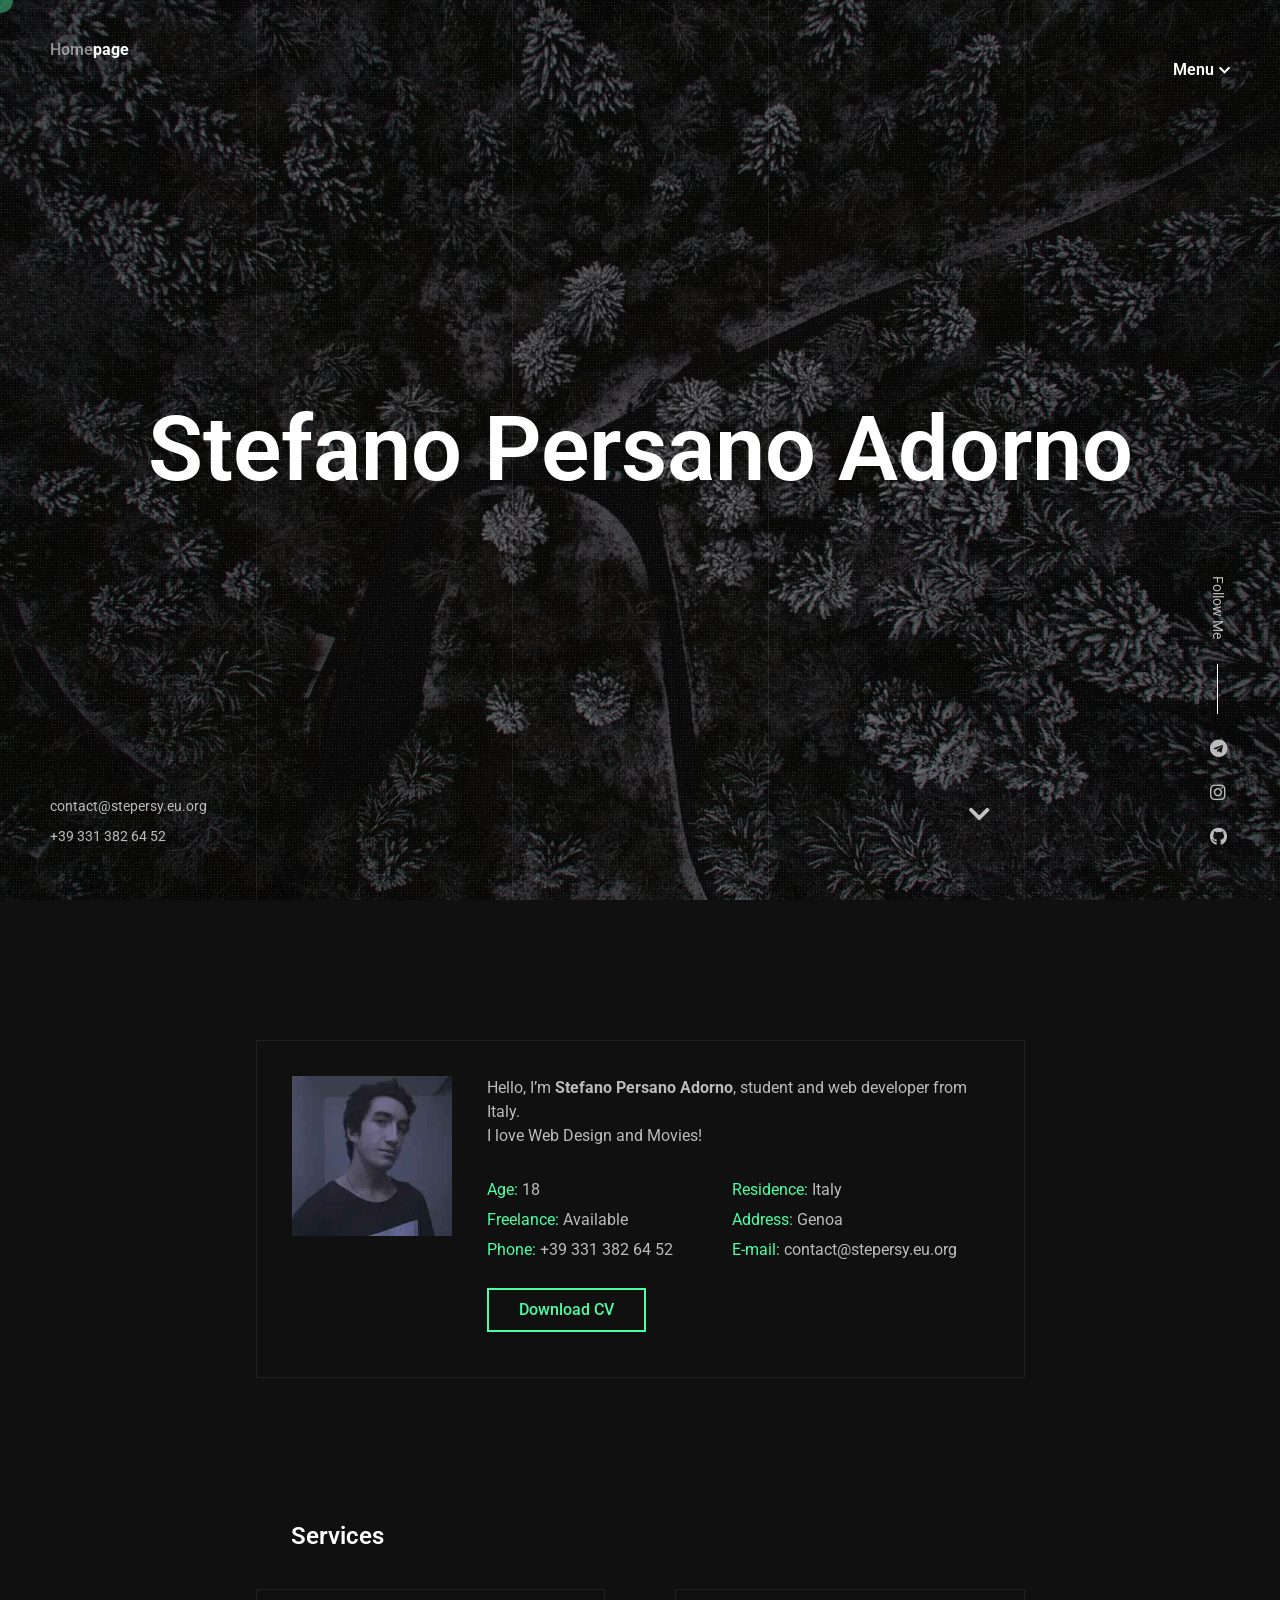
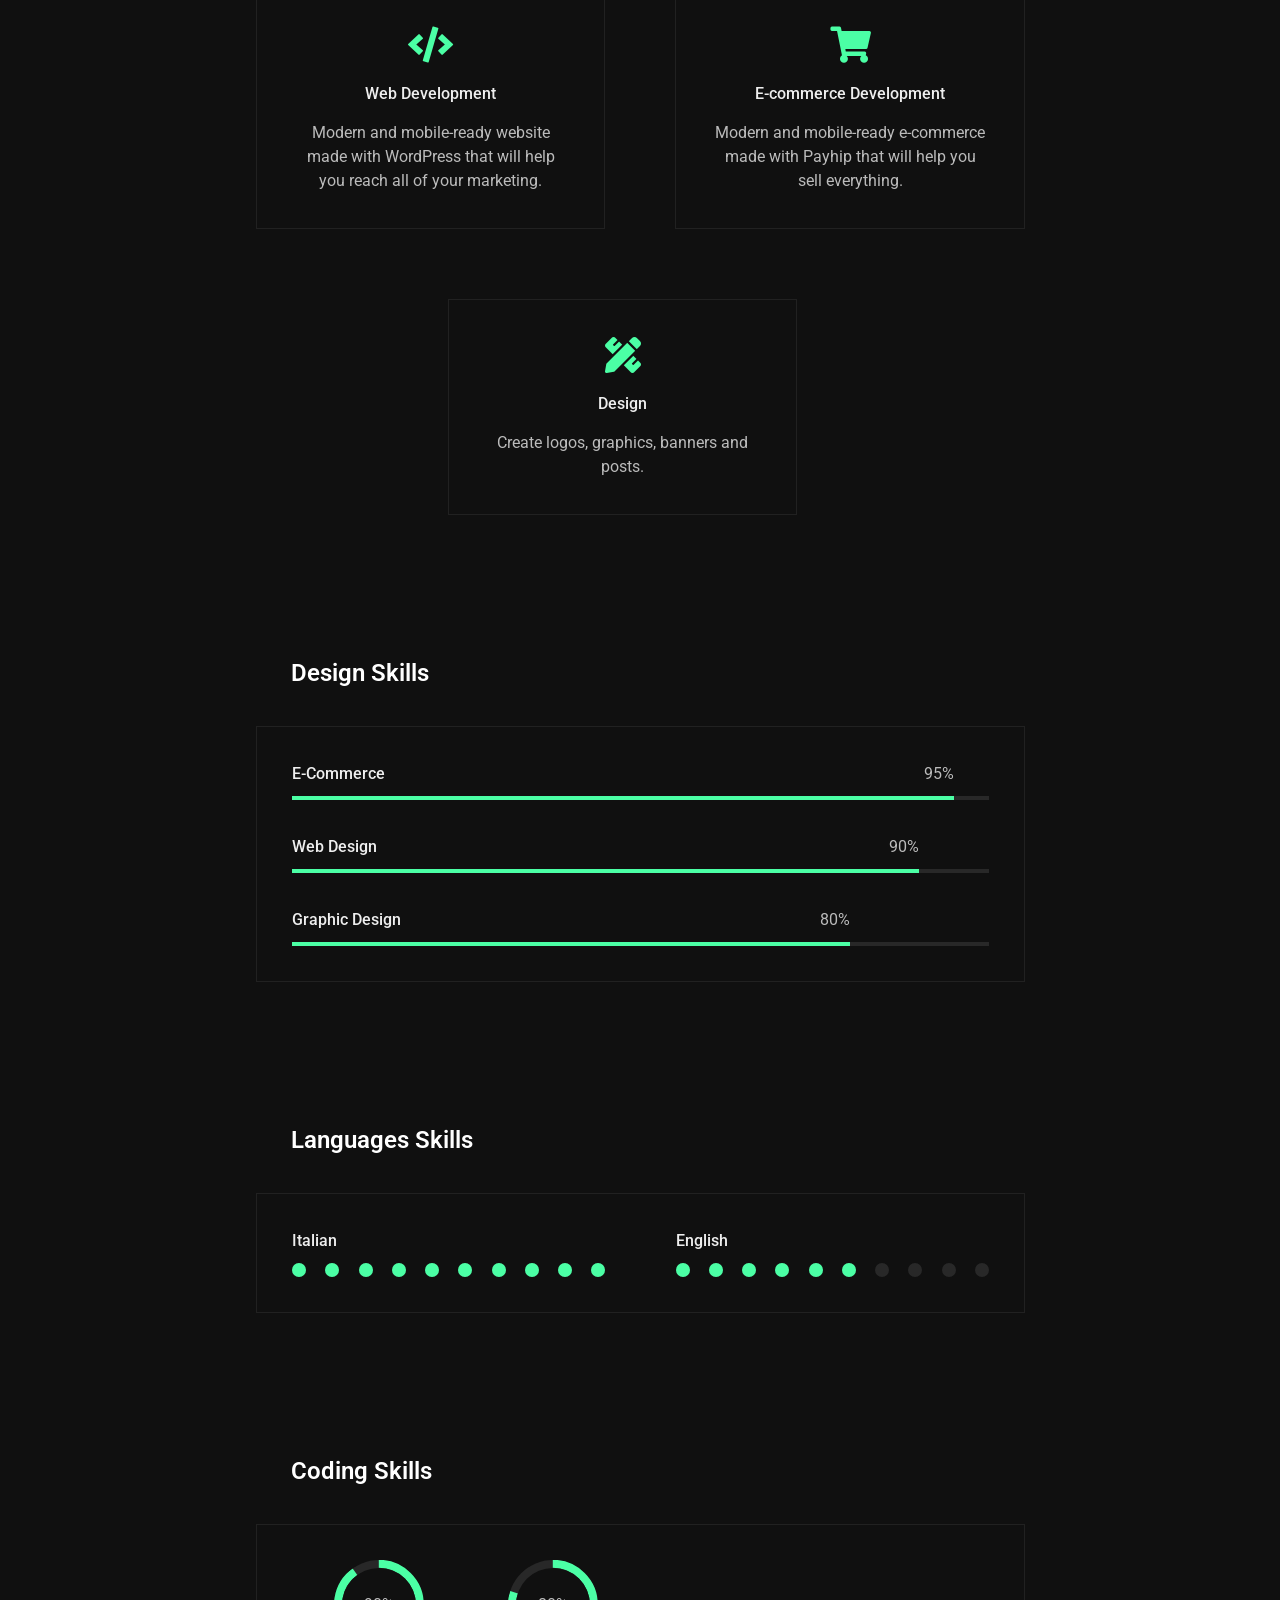
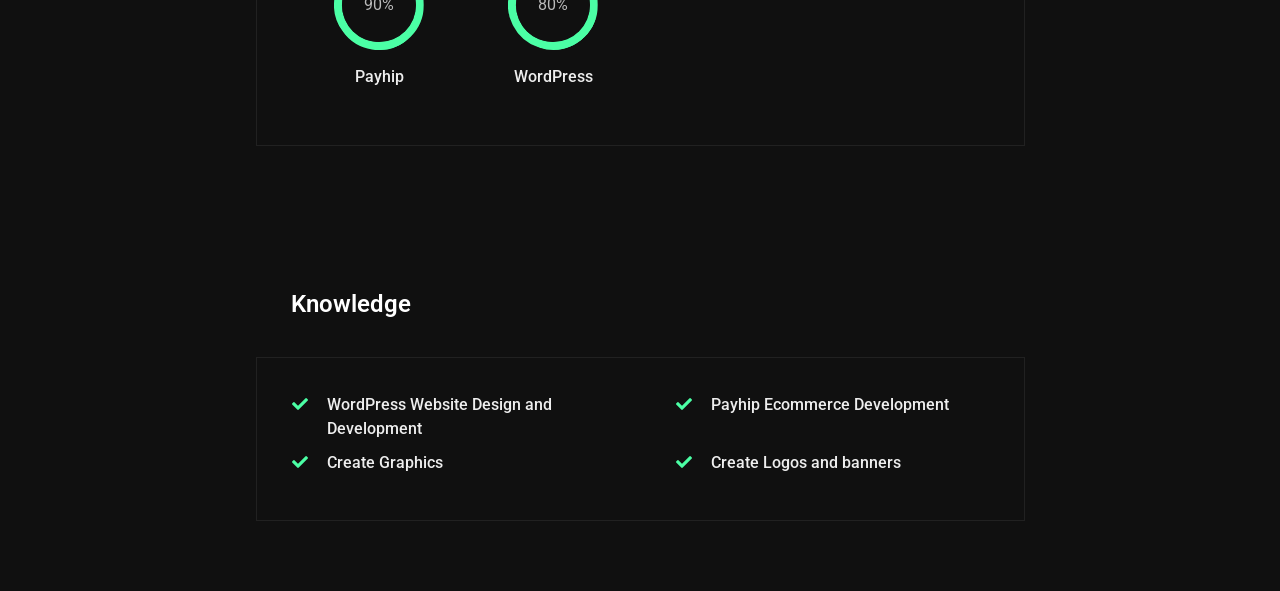
<file: index.html>
<!doctype html>
<html lang="en-US">

<head>

	<!-- Meta -->
	<meta charset="UTF-8">
	<meta name="viewport" content="width=device-width, initial-scale=1, maximum-scale=1" />
	<meta name="description" content="CV & Resume Template" />
	<meta name="keywords" content="vcard, resposnive, resume, personal, card, cv, cvio, portfolio" />
	<meta name="author" content="beshleyua" />

	<!-- Title -->
	<title>Stefano Persano Adorno - Website</title>

	<!-- Fonts -->
	<link href="https://fonts.googleapis.com/css?family=Roboto:100,100i,300,300i,400,400i,500,500i,700,700i,900,900i&amp;display=swap&amp;subset=cyrillic" rel="stylesheet">

	<link rel="stylesheet" href="css/min-styles.css" />
	<link rel="stylesheet" href="css/fontawesome.css" />
	<link rel="stylesheet" href="css/brands.css" />
	<link rel="stylesheet" href="css/solid.css" />
		
	<!--[if lt IE 9]>
	<script src="http://css3-mediaqueries-js.googlecode.com/svn/trunk/css3-mediaqueries.js"></script>
	<script src="http://html5shim.googlecode.com/svn/trunk/html5.js"></script>
	<![endif]-->

	<link rel="shortcut icon" href="images/favicons/icon.jpg">

	<!-- Global site tag (gtag.js) - Google Analytics -->
	<script async src="https://www.googletagmanager.com/gtag/js?id=UA-125314689-11"></script>
	<script>
	  window.dataLayer = window.dataLayer || [];
	  function gtag(){dataLayer.push(arguments);}
	  gtag('js', new Date());

	  gtag('config', 'UA-125314689-11');
	</script>


</head>

<body>

	<!-- Preloader -->
	<div class="preloader">
		<div class="centrize full-width">
			<div class="vertical-center">
				<div class="spinner">
					<div class="double-bounce1"></div>
					<div class="double-bounce2"></div>
				</div>
			</div>
		</div>
	</div>
	
	<!-- Container -->
	<div class="container">

		<!-- Cursor -->
		<div class="cursor-follower"></div>
	
		<!-- Header -->
		<header class="header">
			<div class="head-left">
				<!-- logo -->
				<div class="logo hover-masks-logo">
					<a href="">
						<span class="mask-lnk">Home<strong>page</strong></span>
					</a>
					
				</div>

			</div>
		
				<!-- menu button -->
				<header class="header"> 
					<div class="menu hover-masks-logo">
						<a href="" class="menu-btn"><span></span></a>
				
				<div class="top-menu hover-masks">
					<div class="top-menu-nav">	
						<div class="menu-topmenu-container">
							<ul class="menu">
								<li class="menu-item menu-item-has-children current-menu-item">
									<a href="index.html">Menu</a>
									<ul class="sub-menu">
										<li class="menu-item"><a href="index.html">Home</a></li>
										</ul>
								</li>
				</header>
		</header>
		<!-- Wrapper -->
		<div class="wrapper">

			<!-- Section Started -->
			<div class="section started section-title" id="section-started">

				<!-- background -->
				<div class="video-bg" style="background-image: url(images/resume_bg.jpg);">
					<div class="video-bg-mask"></div>
					<div class="video-bg-texture" id="grained_container"></div>
				</div>
				
				<!-- started content -->
				<div class="centrize full-width">
					<div class="vertical-center">
						<div class="started-content">
							<h1 class="h-title">Stefano Persano Adorno</h1>
							<div class="h-subtitles">
								<div class="h-subtitle typing-bread">
									
								</div>
								<span class="typed-bread"></span>
							</div>
						</div>
					</div>
				</div>

				<!-- mosue button -->
				<a href="#" class="mouse_btn" style="display: none;"><span class="icon fas fa-chevron-down"></span></a>

			</div>

			<!-- Section About -->
			<div class="section about" id="section-about">
				<div class="content content-box">

					<!-- image -->
					<div class="image">
						<img src="images/man3.jpg" alt="" />
					</div>

					<!-- desc -->
					<div class="desc">
						<p>Hello, I’m <strong>Stefano Persano Adorno</strong>, student and web developer from Italy. <br> I love Web Design and Movies!</p>
						<div class="info-list">
							<ul>
								<li><strong>Age:</strong> 18</li>
								<li><strong>Residence:</strong> Italy</li>
								<li><strong>Freelance:</strong> Available</li>
								<li><strong>Address:</strong> Genoa</li>
								<li><strong>Phone:</strong> +39 331 382 64 52</li>
								<li><strong>E-mail:</strong> contact@stepersy.eu.org</li>
							</ul>
						</div>
						<div class="bts">
							<a href="https://s3bzf-my.sharepoint.com/:b:/g/personal/stepersy_s3bzf_onmicrosoft_com/ERKLEVeUWodCoXPLGev5H1cBawgpdVE6sCdtZa9VYt8e1Q?download=1" class="btn hover-animated">
								<span class="circle"></span>
								<span class="lnk">Download CV</span>
							</a>
						</div>
					</div>

					<div class="clear"></div>
				</div>
			</div>

			<!-- Section Service -->
			<div class="section service" id="section-services">
				<div class="content">

					<!-- title -->
					<div class="title">
						<div class="title_inner">Services</div>
					</div>

					<!-- service items -->
					<div class="service-items">

						<div class="service-col">
							<div class="service-item content-box">
								<div class="icon"><span class="fas fa-code"></span></div>
								<div class="name">Web Development</div>
								<div class="text">Modern and mobile-ready website made with WordPress that will help you reach all of your marketing.</div>
							</div>
						</div>
						
						<div class="service-col">
							<div class="service-item content-box">
								<div class="icon"><span class="fa fa-shopping-cart""></span></div>
								<div class="name">E-commerce Development</div>
								<div class="text">Modern and mobile-ready e-commerce made with Payhip that will help you sell everything.</div>
							</div>
						</div>

						<div class="service-col">
							<div class="service-item content-box">
								<div class="icon"><span class="fas fa-pencil-ruler"></span></div>
								<div class="name">Design</div>
								<div class="text">Create logos, graphics, banners and posts.</div>
							</div>
						</div>

					</div>

					<div class="clear"></div>
				</div>
			</div>

			
							
			<!-- Section Design Skills -->
			<div class="section skills" id="section-skills">
				<div class="content">

					<!-- title -->
					<div class="title">
						<div class="title_inner">Design Skills</div>
					</div>

					<!-- skills items -->
					<div class="skills percent content-box">
						<ul>
							<li> 
								<div class="name">E-Commerce</div>
								<div class="progress ">
									<div class="percentage" style="width: 95%;">
										<span class="percent">95%</span>
									</div>
								</div>
							</li>
							<li> 
								<div class="name">Web Design</div>
								<div class="progress ">
									<div class="percentage" style="width: 90%;">
										<span class="percent">90%</span>
									</div>
								</div>
							</li>
							<li>
								<div class="name">Graphic Design</div>
								<div class="progress ">
									<div class="percentage" style="width: 80%;">
										<span class="percent">80%</span>
									</div>
								</div>
							</li>
						</ul>
					</div>

				</div>
			</div>

			<!-- Section Languages Skills -->
			<div class="section skills" id="section-skills-lang">
				<div class="content">

					<!-- title -->
					<div class="title">
						<div class="title_inner">Languages Skills</div>
					</div>

					<!-- skills items -->
					<div class="skills dotted content-box">
						<ul>
							<li> 
								<div class="name">Italian</div>
								<div class="progress">
									<div class="percentage" style="width: 100%;">
										<span class="percent">100%</span>
									</div>
								</div>
							</li>
							<li> 
								<div class="name">English</div>
								<div class="progress">
									<div class="percentage" style="width: 60%;">
										<span class="percent">60%</span>
									</div>
								</div>
							</li>
						</ul>
					</div>
				</div>

			</div>

			<!-- Section Coding Skills -->
			<div class="section skills" id="section-skills-code">
				<div class="content">
					
					<!-- title -->
					<div class="title">
						<div class="title_inner">Coding Skills</div>
					</div>

					<!-- skills items -->
					<div class="skills circles content-box">
						<ul>
							<li> 
								<div class="name">Payhip</div>
								<div class="progress p90"> <!-- p90 = 90% circle fill color -->
									<div class="percentage">
										<span class="percent">90%</span>
									</div>
									<span>90%</span>
								</div>
							</li>
							<li> 
								<div class="name">WordPress</div>
								<div class="progress p80"> <!-- p80 = 80% circle fill color -->
									<div class="percentage">
										<span class="percent">80%</span>
									</div>
									<span>80%</span>
								</div>
							</li>
							
								
						</ul>
					</div>

				</div>
			</div>

			<!-- Section Knowladge Skills -->
			<div class="section skills" id="section-skills-know">
				<div class="content">

					<!-- title -->
					<div class="title">
						<div class="title_inner">Knowledge</div>
					</div>

					<!-- skills -->
					<div class="skills list content-box">
						<ul>
							<li> 
								<div class="name">WordPress Website Design and Development</div>
							</li>
							<li> 
								<div class="name">Payhip Ecommerce Development</div>
							</li>
							<li> 
								<div class="name">Create Graphics</div>
							</li>
							<li> 
								<div class="name">Create Logos and banners</div>
							</li>
						
						</ul>
					</div>

				</div>
			</div>

		<!-- Footer -->
		<footer class="footer">
			<div class="copy">
				<p>contact@stepersy.eu.org</p>
				<p>+39 331 382 64 52</p>
			</div>
			<div class="soc-box">
				<div class="follow-label">Follow Me</div>
				<div class="soc">
					<a target="_blank" href="https://www.t.me/stepersy">
						<span class="icon fab fa-telegram"></span>
					</a>
					<a target="_blank" href="https://www.instagram.com/stepersy">
						<span class="icon fab fa-instagram"></span>
					</a>
					<a target="_blank" href="https://github.com/stepersy">
						<span class="icon fab fa-github"></span>
					</a>
				</div>
			</div>
			<div class="clear"></div>
		</footer>

		<!-- Lines -->
		<div class="lines">
			<div class="line-col"></div>
			<div class="line-col"></div>
			<div class="line-col"></div>
			<div class="line-col"></div>
			<div class="line-col"></div>
		</div>
		
	</div>

	<script src="js/min.scripts.js"></script>
	<script src="js/demo-bar.js"></script>

</body>

<!-- Mirrored from bslthemes.com/html/cvio/resume_image.html by HTTrack Website Copier/3.x [XR&CO'2014], Thu, 08 Dec 2022 13:38:45 GMT -->
</html>
</file>
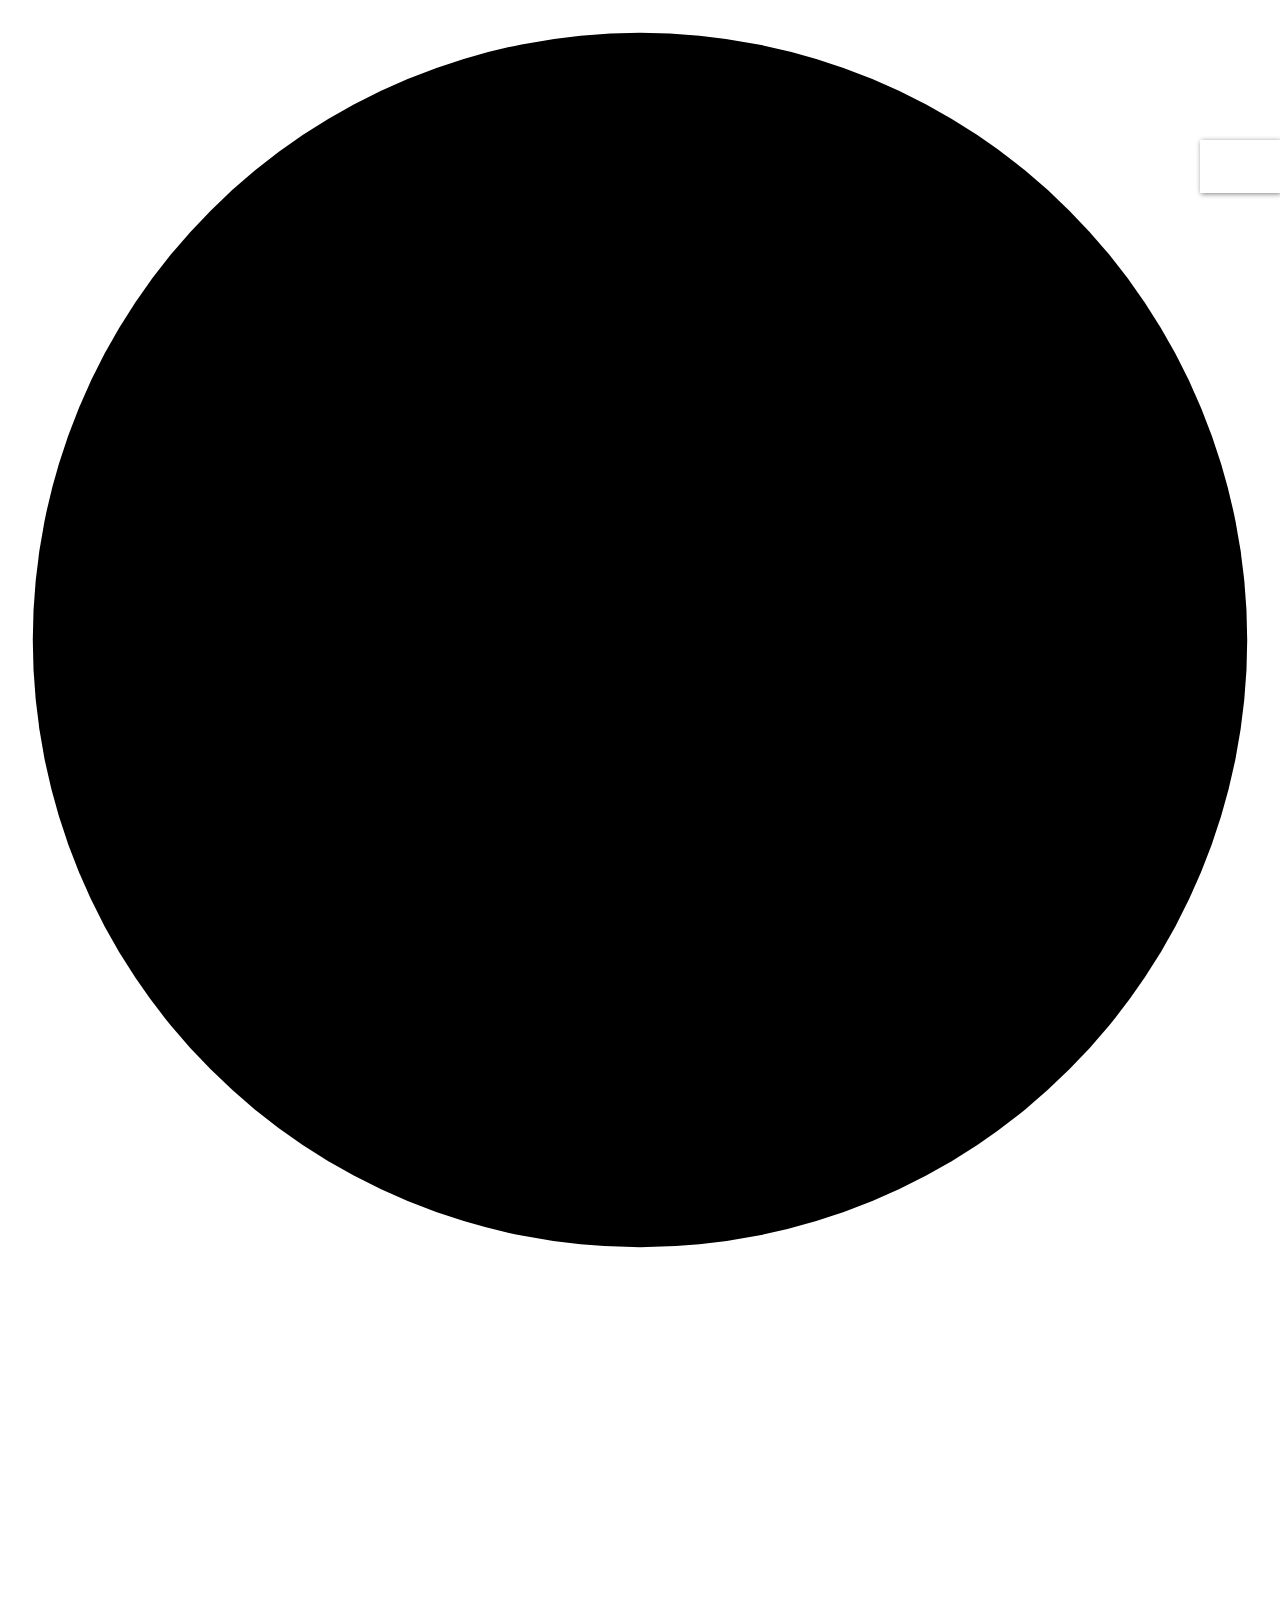
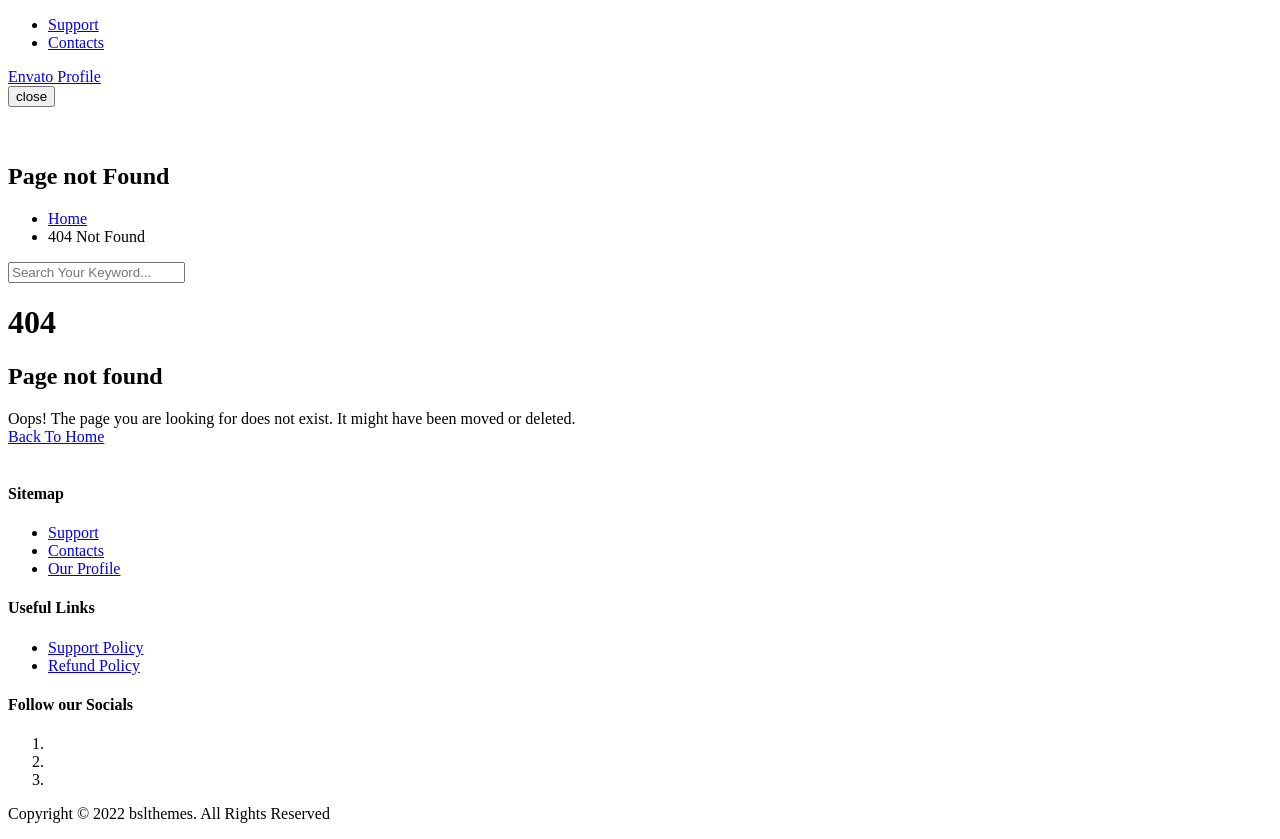
<file: js/grained.html>
<!doctype html>
<html lang="en-US">
<head>
	<meta charset="UTF-8">
    	<meta name="viewport" content="width=device-width, initial-scale=1">
   <!-- <meta name="google-site-verification" content="uv5x6ZnrbKIluPUGsibkO70f2v2jCGfiDMAEwDzfyuQ" />
   <meta name="p:domain_verify" content="91aa8383706cae820734ec39c7315d25"/> -->
	<link rel="profile" href="https://gmpg.org/xfn/11">
	<meta name='robots' content='noindex, follow' />

	<!-- This site is optimized with the Yoast SEO plugin v19.11 - https://yoast.com/wordpress/plugins/seo/ -->
	<link media="all" href="https://bslthemes.com/wp-content/cache/autoptimize/autoptimize_a2502b13f5c8f457b019a6dcb16483b8.php" rel="stylesheet" /><title>Page not found - Premium WordPress Themes | bslthemes</title>
	<meta property="og:locale" content="en_US" />
	<meta property="og:title" content="Page not found - Premium WordPress Themes | bslthemes" />
	<meta property="og:site_name" content="Premium WordPress Themes | bslthemes" />
	<script type="application/ld+json" class="yoast-schema-graph">{"@context":"https://schema.org","@graph":[{"@type":"WebSite","@id":"https://bslthemes.com/#website","url":"https://bslthemes.com/","name":"Premium WordPress Themes | bslthemes","description":"","publisher":{"@id":"https://bslthemes.com/#organization"},"potentialAction":[{"@type":"SearchAction","target":{"@type":"EntryPoint","urlTemplate":"https://bslthemes.com/?s={search_term_string}"},"query-input":"required name=search_term_string"}],"inLanguage":"en-US"},{"@type":"Organization","@id":"https://bslthemes.com/#organization","name":"bslthemes Team","url":"https://bslthemes.com/","logo":{"@type":"ImageObject","inLanguage":"en-US","@id":"https://bslthemes.com/#/schema/logo/image/","url":"https://bslthemes.com/wp-content/uploads/2022/03/logo.svg","contentUrl":"https://bslthemes.com/wp-content/uploads/2022/03/logo.svg","width":320,"height":320,"caption":"bslthemes Team"},"image":{"@id":"https://bslthemes.com/#/schema/logo/image/"}}]}</script>
	<!-- / Yoast SEO plugin. -->


<link rel='dns-prefetch' href='//www.googletagmanager.com' />
<link rel='dns-prefetch' href='//www.google.com' />
<link rel="alternate" type="application/rss+xml" title="Premium WordPress Themes | bslthemes &raquo; Feed" href="https://bslthemes.com/feed/" />
<link rel="alternate" type="application/rss+xml" title="Premium WordPress Themes | bslthemes &raquo; Comments Feed" href="https://bslthemes.com/comments/feed/" />
<script type="text/javascript">
window._wpemojiSettings = {"baseUrl":"https:\/\/s.w.org\/images\/core\/emoji\/14.0.0\/72x72\/","ext":".png","svgUrl":"https:\/\/s.w.org\/images\/core\/emoji\/14.0.0\/svg\/","svgExt":".svg","source":{"concatemoji":"https:\/\/bslthemes.com\/wp-includes\/js\/wp-emoji-release.min.js?ver=6.1.1"}};
/*! This file is auto-generated */
!function(e,a,t){var n,r,o,i=a.createElement("canvas"),p=i.getContext&&i.getContext("2d");function s(e,t){var a=String.fromCharCode,e=(p.clearRect(0,0,i.width,i.height),p.fillText(a.apply(this,e),0,0),i.toDataURL());return p.clearRect(0,0,i.width,i.height),p.fillText(a.apply(this,t),0,0),e===i.toDataURL()}function c(e){var t=a.createElement("script");t.src=e,t.defer=t.type="text/javascript",a.getElementsByTagName("head")[0].appendChild(t)}for(o=Array("flag","emoji"),t.supports={everything:!0,everythingExceptFlag:!0},r=0;r<o.length;r++)t.supports[o[r]]=function(e){if(p&&p.fillText)switch(p.textBaseline="top",p.font="600 32px Arial",e){case"flag":return s([127987,65039,8205,9895,65039],[127987,65039,8203,9895,65039])?!1:!s([55356,56826,55356,56819],[55356,56826,8203,55356,56819])&&!s([55356,57332,56128,56423,56128,56418,56128,56421,56128,56430,56128,56423,56128,56447],[55356,57332,8203,56128,56423,8203,56128,56418,8203,56128,56421,8203,56128,56430,8203,56128,56423,8203,56128,56447]);case"emoji":return!s([129777,127995,8205,129778,127999],[129777,127995,8203,129778,127999])}return!1}(o[r]),t.supports.everything=t.supports.everything&&t.supports[o[r]],"flag"!==o[r]&&(t.supports.everythingExceptFlag=t.supports.everythingExceptFlag&&t.supports[o[r]]);t.supports.everythingExceptFlag=t.supports.everythingExceptFlag&&!t.supports.flag,t.DOMReady=!1,t.readyCallback=function(){t.DOMReady=!0},t.supports.everything||(n=function(){t.readyCallback()},a.addEventListener?(a.addEventListener("DOMContentLoaded",n,!1),e.addEventListener("load",n,!1)):(e.attachEvent("onload",n),a.attachEvent("onreadystatechange",function(){"complete"===a.readyState&&t.readyCallback()})),(e=t.source||{}).concatemoji?c(e.concatemoji):e.wpemoji&&e.twemoji&&(c(e.twemoji),c(e.wpemoji)))}(window,document,window._wpemojiSettings);
</script>

	























<script type='text/javascript' src='https://bslthemes.com/wp-includes/js/jquery/jquery.min.js?ver=3.6.1' id='jquery-core-js'></script>
<script type='text/javascript' src='https://bslthemes.com/wp-includes/js/jquery/jquery-migrate.min.js?ver=3.3.2' id='jquery-migrate-js'></script>

<!-- Google Analytics snippet added by Site Kit -->
<script type='text/javascript' src='https://www.googletagmanager.com/gtag/js?id=UA-125314689-11' id='google_gtagjs-js' async></script>
<script type='text/javascript' id='google_gtagjs-js-after'>
window.dataLayer = window.dataLayer || [];function gtag(){dataLayer.push(arguments);}
gtag('set', 'linker', {"domains":["bslthemes.com"]} );
gtag("js", new Date());
gtag("set", "developer_id.dZTNiMT", true);
gtag("config", "UA-125314689-11", {"anonymize_ip":true});
gtag("config", "G-PEKJWM70CS");
</script>

<!-- End Google Analytics snippet added by Site Kit -->
<link rel="https://api.w.org/" href="https://bslthemes.com/wp-json/" /><link rel="EditURI" type="application/rsd+xml" title="RSD" href="https://bslthemes.com/xmlrpc.php?rsd" />
<link rel="wlwmanifest" type="application/wlwmanifest+xml" href="https://bslthemes.com/wp-includes/wlwmanifest.xml" />
<meta name="generator" content="WordPress 6.1.1" />
<meta name="generator" content="Site Kit by Google 1.89.0" />		<script>
			document.documentElement.className = document.documentElement.className.replace( 'no-js', 'js' );
		</script>
				
		<link rel="icon" href="https://bslthemes.com/wp-content/uploads/2022/03/logo.svg" sizes="32x32" />
<link rel="icon" href="https://bslthemes.com/wp-content/uploads/2022/03/logo.svg" sizes="192x192" />
<link rel="apple-touch-icon" href="https://bslthemes.com/wp-content/uploads/2022/03/logo.svg" />
<meta name="msapplication-TileImage" content="https://bslthemes.com/wp-content/uploads/2022/03/logo.svg" />
		
		</head>

<body class="error404 wp-custom-logo wp-embed-responsive hfeed no-sidebar elementor-default elementor-kit-2216">
  <svg xmlns="http://www.w3.org/2000/svg" viewBox="0 0 0 0" width="0" height="0" focusable="false" role="none" style="visibility: hidden; position: absolute; left: -9999px; overflow: hidden;" ><defs><filter id="wp-duotone-dark-grayscale"><feColorMatrix color-interpolation-filters="sRGB" type="matrix" values=" .299 .587 .114 0 0 .299 .587 .114 0 0 .299 .587 .114 0 0 .299 .587 .114 0 0 " /><feComponentTransfer color-interpolation-filters="sRGB" ><feFuncR type="table" tableValues="0 0.49803921568627" /><feFuncG type="table" tableValues="0 0.49803921568627" /><feFuncB type="table" tableValues="0 0.49803921568627" /><feFuncA type="table" tableValues="1 1" /></feComponentTransfer><feComposite in2="SourceGraphic" operator="in" /></filter></defs></svg><svg xmlns="http://www.w3.org/2000/svg" viewBox="0 0 0 0" width="0" height="0" focusable="false" role="none" style="visibility: hidden; position: absolute; left: -9999px; overflow: hidden;" ><defs><filter id="wp-duotone-grayscale"><feColorMatrix color-interpolation-filters="sRGB" type="matrix" values=" .299 .587 .114 0 0 .299 .587 .114 0 0 .299 .587 .114 0 0 .299 .587 .114 0 0 " /><feComponentTransfer color-interpolation-filters="sRGB" ><feFuncR type="table" tableValues="0 1" /><feFuncG type="table" tableValues="0 1" /><feFuncB type="table" tableValues="0 1" /><feFuncA type="table" tableValues="1 1" /></feComponentTransfer><feComposite in2="SourceGraphic" operator="in" /></filter></defs></svg><svg xmlns="http://www.w3.org/2000/svg" viewBox="0 0 0 0" width="0" height="0" focusable="false" role="none" style="visibility: hidden; position: absolute; left: -9999px; overflow: hidden;" ><defs><filter id="wp-duotone-purple-yellow"><feColorMatrix color-interpolation-filters="sRGB" type="matrix" values=" .299 .587 .114 0 0 .299 .587 .114 0 0 .299 .587 .114 0 0 .299 .587 .114 0 0 " /><feComponentTransfer color-interpolation-filters="sRGB" ><feFuncR type="table" tableValues="0.54901960784314 0.98823529411765" /><feFuncG type="table" tableValues="0 1" /><feFuncB type="table" tableValues="0.71764705882353 0.25490196078431" /><feFuncA type="table" tableValues="1 1" /></feComponentTransfer><feComposite in2="SourceGraphic" operator="in" /></filter></defs></svg><svg xmlns="http://www.w3.org/2000/svg" viewBox="0 0 0 0" width="0" height="0" focusable="false" role="none" style="visibility: hidden; position: absolute; left: -9999px; overflow: hidden;" ><defs><filter id="wp-duotone-blue-red"><feColorMatrix color-interpolation-filters="sRGB" type="matrix" values=" .299 .587 .114 0 0 .299 .587 .114 0 0 .299 .587 .114 0 0 .299 .587 .114 0 0 " /><feComponentTransfer color-interpolation-filters="sRGB" ><feFuncR type="table" tableValues="0 1" /><feFuncG type="table" tableValues="0 0.27843137254902" /><feFuncB type="table" tableValues="0.5921568627451 0.27843137254902" /><feFuncA type="table" tableValues="1 1" /></feComponentTransfer><feComposite in2="SourceGraphic" operator="in" /></filter></defs></svg><svg xmlns="http://www.w3.org/2000/svg" viewBox="0 0 0 0" width="0" height="0" focusable="false" role="none" style="visibility: hidden; position: absolute; left: -9999px; overflow: hidden;" ><defs><filter id="wp-duotone-midnight"><feColorMatrix color-interpolation-filters="sRGB" type="matrix" values=" .299 .587 .114 0 0 .299 .587 .114 0 0 .299 .587 .114 0 0 .299 .587 .114 0 0 " /><feComponentTransfer color-interpolation-filters="sRGB" ><feFuncR type="table" tableValues="0 0" /><feFuncG type="table" tableValues="0 0.64705882352941" /><feFuncB type="table" tableValues="0 1" /><feFuncA type="table" tableValues="1 1" /></feComponentTransfer><feComposite in2="SourceGraphic" operator="in" /></filter></defs></svg><svg xmlns="http://www.w3.org/2000/svg" viewBox="0 0 0 0" width="0" height="0" focusable="false" role="none" style="visibility: hidden; position: absolute; left: -9999px; overflow: hidden;" ><defs><filter id="wp-duotone-magenta-yellow"><feColorMatrix color-interpolation-filters="sRGB" type="matrix" values=" .299 .587 .114 0 0 .299 .587 .114 0 0 .299 .587 .114 0 0 .299 .587 .114 0 0 " /><feComponentTransfer color-interpolation-filters="sRGB" ><feFuncR type="table" tableValues="0.78039215686275 1" /><feFuncG type="table" tableValues="0 0.94901960784314" /><feFuncB type="table" tableValues="0.35294117647059 0.47058823529412" /><feFuncA type="table" tableValues="1 1" /></feComponentTransfer><feComposite in2="SourceGraphic" operator="in" /></filter></defs></svg><svg xmlns="http://www.w3.org/2000/svg" viewBox="0 0 0 0" width="0" height="0" focusable="false" role="none" style="visibility: hidden; position: absolute; left: -9999px; overflow: hidden;" ><defs><filter id="wp-duotone-purple-green"><feColorMatrix color-interpolation-filters="sRGB" type="matrix" values=" .299 .587 .114 0 0 .299 .587 .114 0 0 .299 .587 .114 0 0 .299 .587 .114 0 0 " /><feComponentTransfer color-interpolation-filters="sRGB" ><feFuncR type="table" tableValues="0.65098039215686 0.40392156862745" /><feFuncG type="table" tableValues="0 1" /><feFuncB type="table" tableValues="0.44705882352941 0.4" /><feFuncA type="table" tableValues="1 1" /></feComponentTransfer><feComposite in2="SourceGraphic" operator="in" /></filter></defs></svg><svg xmlns="http://www.w3.org/2000/svg" viewBox="0 0 0 0" width="0" height="0" focusable="false" role="none" style="visibility: hidden; position: absolute; left: -9999px; overflow: hidden;" ><defs><filter id="wp-duotone-blue-orange"><feColorMatrix color-interpolation-filters="sRGB" type="matrix" values=" .299 .587 .114 0 0 .299 .587 .114 0 0 .299 .587 .114 0 0 .299 .587 .114 0 0 " /><feComponentTransfer color-interpolation-filters="sRGB" ><feFuncR type="table" tableValues="0.098039215686275 1" /><feFuncG type="table" tableValues="0 0.66274509803922" /><feFuncB type="table" tableValues="0.84705882352941 0.41960784313725" /><feFuncA type="table" tableValues="1 1" /></feComponentTransfer><feComposite in2="SourceGraphic" operator="in" /></filter></defs></svg>
    
          
     <!-- pre loader area start -->
      <div id="loading">
         <div id="loading-center">
            <div id="loading-center-absolute">
               <div class="object" id="object_one"></div>
               <div class="object" id="object_two"></div>
               <div class="object" id="object_three"></div>
               <div class="object" id="object_four"></div>
               <div class="object" id="object_five"></div>
            </div>
         </div>  
      </div>
      <!-- pre loader area end -->
          


    <!-- back to top start -->
      <div class="progress-wrap">
         <svg class="progress-circle svg-content" width="100%" height="100%" viewBox="-1 -1 102 102">
            <path d="M50,1 a49,49 0 0,1 0,98 a49,49 0 0,1 0,-98" />
         </svg>
      </div>
      <!-- back to top end -->

    

    <!-- header start -->
    
      <!-- header area start -->
      <header class="2">
         <div class="header__area header__shadow-2 white-bg" id="header-sticky">
            <div class="container">
               <div class="row align-items-center">
                  <div class="col-xxl-2 col-xl-2 col-lg-2 col-md-4 col-6">
                     <div class="logo">
                                
        <a href="https://bslthemes.com/" class="custom-logo-link" rel="home" data-wpel-link="internal"><img width="320" height="320"   alt="Premium WordPress Themes | bslthemes" decoding="async" data-srcset="https://bslthemes.com/wp-content/uploads/2022/03/logo.svg 150w, https://bslthemes.com/wp-content/uploads/2022/03/logo.svg 300w, https://bslthemes.com/wp-content/uploads/2022/03/logo.svg 1024w, https://bslthemes.com/wp-content/uploads/2022/03/logo.svg 1536w, https://bslthemes.com/wp-content/uploads/2022/03/logo.svg 2048w, https://bslthemes.com/wp-content/uploads/2022/03/logo.svg 1200w, https://bslthemes.com/wp-content/uploads/2022/03/logo.svg 100w, https://bslthemes.com/wp-content/uploads/2022/03/logo.svg 320w"  data-src="https://bslthemes.com/wp-content/uploads/2022/03/logo.svg" data-sizes="(max-width: 320px) 100vw, 320px" class="custom-logo lazyload" src="[data-uri]" /><noscript><img width="320" height="320" src="https://bslthemes.com/wp-content/uploads/2022/03/logo.svg" class="custom-logo" alt="Premium WordPress Themes | bslthemes" decoding="async" srcset="https://bslthemes.com/wp-content/uploads/2022/03/logo.svg 150w, https://bslthemes.com/wp-content/uploads/2022/03/logo.svg 300w, https://bslthemes.com/wp-content/uploads/2022/03/logo.svg 1024w, https://bslthemes.com/wp-content/uploads/2022/03/logo.svg 1536w, https://bslthemes.com/wp-content/uploads/2022/03/logo.svg 2048w, https://bslthemes.com/wp-content/uploads/2022/03/logo.svg 1200w, https://bslthemes.com/wp-content/uploads/2022/03/logo.svg 100w, https://bslthemes.com/wp-content/uploads/2022/03/logo.svg 320w" sizes="(max-width: 320px) 100vw, 320px" /></noscript></a>                         </div>
                  </div>
                  <div class="col-xxl-10 col-xl-10 col-lg-10 col-md-8 col-6 d-flex justify-content-end">
                     <div class="main-menu d-none  d-lg-flex justify-content-end">
                        <nav id="mobile-menu">
                                       <ul id="menu-main-menu" class=""><li itemscope="itemscope" itemtype="https://www.schema.org/SiteNavigationElement" id="menu-item-188" class="menu-item menu-item-type-post_type menu-item-object-page menu-item-188 nav-item"><a title="Support" href="https://bslthemes.com/support/" class="nav-link" data-wpel-link="internal">Support</a></li>
<li itemscope="itemscope" itemtype="https://www.schema.org/SiteNavigationElement" id="menu-item-187" class="menu-item menu-item-type-post_type menu-item-object-page menu-item-187 nav-item"><a title="Contacts" href="https://bslthemes.com/contacts/" class="nav-link" data-wpel-link="internal">Contacts</a></li>
</ul>                            </nav>
                     </div>
                     <div class="header__action d-flex align-items-center justify-content-end ml-45">
                        
                                                <div class="header__btn d-none d-xl-block">
                           <a href="https://1.envato.market/e45XQj" class="m-btn m-btn-2 hbtn-2" data-wpel-link="external" rel="nofollow noopener noreferrer" title="Envato Profile">Envato Profile</a>
                        </div>
                                                <div class="sidebar__menu d-lg-none">
                           <div class="sidebar-toggle-btn" id="sidebar-toggle">
                               <span class="line"></span>
                               <span class="line"></span>
                               <span class="line"></span>
                           </div>
                       </div>
                     </div>
                  </div>
               </div>
            </div>
         </div>
      </header>
      <!-- header area end -->

    
      <!-- sidebar area start -->
      <div class="sidebar__area">
         <div class="sidebar__wrapper">
            <div class="sidebar__close">
               <button class="sidebar__close-btn" id="sidebar__close-btn">
               <span><i class="fal fa-times"></i></span>
               <span>close</span>
               </button>
            </div>
            <div class="sidebar__content">
                             <div class="logo mb-40">
                  <a href="https://bslthemes.com/" data-wpel-link="internal">
                  <img  alt="markite logo" data-src="https://bslthemes.com/wp-content/uploads/2022/03/logo.svg" class="lazyload" src="[data-uri]"><noscript><img src="https://bslthemes.com/wp-content/uploads/2022/03/logo.svg" alt="markite logo"></noscript>
                  </a>
               </div>
                              <div class="mobile-menu fix"></div>
               <div class="sidebar__action">
                  
                                 </div>
            </div>
         </div>
      </div>
      <!-- sidebar area end -->
      <div class="body-overlay"></div>
      <!-- sidebar area end -->



    <!-- header end -->
    <!-- wrapper-box start -->
    

        <!-- bg shape area start -->
        <div class="markit-blog-details-breadcrumb ">
         <div class="bg-shape ">
            <img  alt="banner" data-src="https://bslthemes.com/wp-content/themes/markite/assets/img/shape/shape-1.png" class="lazyload" src="[data-uri]"><noscript><img src="https://bslthemes.com/wp-content/themes/markite/assets/img/shape/shape-1.png" alt="banner"></noscript>
         </div>
         <!-- bg shape area end -->

         <!-- page title area -->
         <section class="page__title-area  pt-85 " data-background="">
            <div class="container">
               <div class="row">
                  <div class="col-xxl-12">
                     <div class="page__title-content mb-50">
                        <h2 class="page__title">Page not Found</h2>
                        <div class="page_title__bread-crumb">
                            <nav aria-label="Breadcrumbs" class="breadcrumb-trail breadcrumbs"><ul class="trail-items" itemscope itemtype="http://schema.org/BreadcrumbList"><li itemprop="itemListElement" itemscope itemtype="http://schema.org/ListItem" class="trail-item trail-begin"><a href="https://bslthemes.com/" rel="home" itemprop="item" data-wpel-link="internal"><span itemprop="name">Home</span></a><meta itemprop="position" content="1" /></li><li class="trail-item trail-end"><span>404 Not Found</span></li></ul></nav>                        </div>
                     </div>
                  </div>
               </div>
            </div>
         </section>
         </div>
         <!-- page title end -->




                <!-- Modal Search -->
        <div class="search-wrap d-none">
            <div class="search-inner">
                <i class="fal fa-times search-close" id="search-close"></i>
                <div class="search-cell">
                    <form method="get" action="https://bslthemes.com/" >
                        <div class="search-field-holder">
                            <input type="search" name="s" class="main-search-input" value="" placeholder="Search Your Keyword...">
                        </div>
                    </form>
                </div>
            </div>
        </div>

        





        
<div class="error-area pt-100 pb-120">
    <div class="container">
        <div class="row">
            <div class="col-xl-8 offset-xl-2">
            					<div class="error-404 not-found">
					<div class="page-content">
	                    <div class="error-404-content text-center">
	                        <h1 class="error-404-title">404</h1>
	                        <h2 class="error-title">Page not found</h2>
	                        <div class="error-content">
	                            <div class="error-text">
	                                <span>Oops! The page you are looking for does not exist. It might have been moved or deleted.</span>
	                            </div>
	                            <div class="error-btn-bh">
	                            	<a href="https://bslthemes.com/" class="z-btn" data-wpel-link="internal">
	                            		Back To Home <i class="fal fa-long-arrow-right"></i>
	                            	</a>
	                            </div>
	                        </div>
	                    </div>
	                </div>
				</div>
			</div>
		</div>
	</div>
</div>


      <footer class="footer-style-1">
         <div class="footer__area footer-bg-2" data-bg-color="#f5f5f5">
                        <div class="footer__top pt-90 pb-50">
               <div class="container">
                  <div class="row">
                        <div class="col-xxl-3 col-xl-3 col-lg-3 col-md-4 col-sm-6 footer-col-1"><div id="custom_html-3" class="widget_text footer__widget mb-40 widget_custom_html"><div class="textwidget custom-html-widget"><div class="footer__widget-head mb-35">
<a href="/" data-wpel-link="internal">
<img  alt="Bslthemes" data-src="https://bslthemes.com/wp-content/uploads/2022/03/logo.svg" class="lazyload" src="[data-uri]"><noscript><img src="https://bslthemes.com/wp-content/uploads/2022/03/logo.svg" alt="Bslthemes"></noscript>
</a>
</div></div></div></div><div class="col-xxl-3 col-xl-2 col-lg-2 col-md-4 col-sm-6 footer-col-2"><div id="nav_menu-1" class="footer__widget mb-40 widget_nav_menu"><div class="footer__widget-head"><h4 class="footer__widget-title footer__widget-title-2">Sitemap</h4></div><div class="menu-sitemap-container"><ul id="menu-sitemap" class="menu"><li id="menu-item-2303" class="menu-item menu-item-type-post_type menu-item-object-page menu-item-2303"><a title="Support" href="https://bslthemes.com/support/" data-wpel-link="internal">Support</a></li>
<li id="menu-item-2304" class="menu-item menu-item-type-post_type menu-item-object-page menu-item-2304"><a title="Contacts" href="https://bslthemes.com/contacts/" data-wpel-link="internal">Contacts</a></li>
<li id="menu-item-2305" class="menu-item menu-item-type-custom menu-item-object-custom menu-item-2305"><a title="Our Profile" target="_blank" rel="noopener nofollow noreferrer" href="https://1.envato.market/e45XQj" data-wpel-link="external">Our Profile</a></li>
</ul></div></div></div><div class="col-xxl-3 col-xl-3 col-lg-3 col-md-4 col-sm-6 footer-col-3"><div id="nav_menu-2" class="footer__widget mb-40 widget_nav_menu"><div class="footer__widget-head"><h4 class="footer__widget-title footer__widget-title-2">Useful Links</h4></div><div class="menu-useful-links-container"><ul id="menu-useful-links" class="menu"><li id="menu-item-2306" class="menu-item menu-item-type-custom menu-item-object-custom menu-item-2306"><a target="_blank" rel="noopener nofollow noreferrer" href="https://themeforest.net/page/item_support_policy" data-wpel-link="external" title="Support Policy">Support Policy</a></li>
<li id="menu-item-2307" class="menu-item menu-item-type-custom menu-item-object-custom menu-item-2307"><a target="_blank" rel="noopener nofollow noreferrer" href="https://themeforest.net/page/customer_refund_policy" data-wpel-link="external" title="Refund Policy">Refund Policy</a></li>
</ul></div></div></div><div class="col-xxl-3 col-xl-3 col-lg-3 col-md-5 col-sm-6 footer-col-4"><div id="text-2" class="footer__widget mb-40 widget_text"><div class="footer__widget-head"><h4 class="footer__widget-title footer__widget-title-2">Follow our Socials</h4></div>			<div class="textwidget"><div class="footer__widget-content">
<div class="footer__social mb-30">
<ol>
<li><a href="https://facebook.com/bslthemes" class="fb" target="blank" rel="noopener nofollow noreferrer" data-wpel-link="external"><i class="fab fa-facebook-f"></i></a></li>
<li><a href="https://www.linkedin.com/in/beshleyua/" class="fb" target="blank" rel="noopener nofollow noreferrer" data-wpel-link="external"><i class="fab fa-linkedin"></i></a></li>
<li><a href="https://www.youtube.com/channel/UCn_AHnFLo_EPu57iGWcUhbw" class="fb" target="blank" rel="noopener nofollow noreferrer" data-wpel-link="external"><i class="fab fa-youtube"></i></a></li>
</ol>
</div>
</div>
</div>
		</div></div>                  </div>
               </div>
            </div>
                        <div class="footer__bottom">
               <div class="container">
                  <div class="footer__bottom-inner footer__bottom-inner-2">
                     <div class="row">
                        <div class="col-xxl-6 col-xl-6 col-md-6">
                           <div class="footer__copyright footer__copyright-2 wow fadeInUp" data-wow-delay=".5s">
                              <p>Copyright © 2022 bslthemes. All Rights Reserved</p>
                           </div>
                        </div>
                                                <div class="col-xxl-6 col-xl-6 col-md-6">
                           <div class="footer__bottom-link footer__bottom-link-2 wow fadeInUp text-md-end" data-wow-delay=".8s">
                                                         </div>
                        </div>
                                             </div>
                  </div>
               </div>
            </div>
         </div>
      </footer>


<!--Start of Tawk.to Script (0.7.2)-->
<script id="tawk-script" type="text/javascript">
var Tawk_API = Tawk_API || {};
var Tawk_LoadStart=new Date();
(function(){
	var s1 = document.createElement( 'script' ),s0=document.getElementsByTagName( 'script' )[0];
	s1.async = true;
	s1.src = 'https://embed.tawk.to/62961d197b967b1179922b9c/1g4d7oaso';
	s1.charset = 'UTF-8';
	s1.setAttribute( 'crossorigin','*' );
	s0.parentNode.insertBefore( s1, s0 );
})();
</script>
<!--End of Tawk.to Script (0.7.2)-->
<script type='text/javascript' src='https://bslthemes.com/wp-content/plugins/contact-form-7/includes/swv/js/index.js?ver=5.6.4' id='swv-js'></script>
<script type='text/javascript' id='contact-form-7-js-extra'>
/* <![CDATA[ */
var wpcf7 = {"api":{"root":"https:\/\/bslthemes.com\/wp-json\/","namespace":"contact-form-7\/v1"}};
/* ]]> */
</script>
<script type='text/javascript' src='https://bslthemes.com/wp-content/plugins/contact-form-7/includes/js/index.js?ver=5.6.4' id='contact-form-7-js'></script>
<script type='text/javascript' src='https://bslthemes.com/wp-content/themes/markite/assets/js/bootstrap.bundle.min.js?ver=6.1.1' id='bootstrap-bundle-js'></script>
<script type='text/javascript' src='https://bslthemes.com/wp-content/themes/markite/assets/js/waypoints.min.js?ver=6.1.1' id='waypoints-js'></script>
<script type='text/javascript' src='https://bslthemes.com/wp-content/themes/markite/assets/js/jquery.meanmenu.js?ver=6.1.1' id='jquery-meanmenu-js'></script>
<script type='text/javascript' src='https://bslthemes.com/wp-content/themes/markite/assets/js/slick.min.js?ver=6.1.1' id='slick-js'></script>
<script type='text/javascript' src='https://bslthemes.com/wp-content/themes/markite/assets/js/jquery.fancybox.min.js?ver=6.1.1' id='jquery-fancybox-js'></script>
<script type='text/javascript' src='https://bslthemes.com/wp-includes/js/imagesloaded.min.js?ver=4.1.4' id='imagesloaded-js'></script>
<script type='text/javascript' src='https://bslthemes.com/wp-content/themes/markite/assets/js/isotope.pkgd.min.js?ver=6.1.1' id='isotope-pkgd-js'></script>
<script type='text/javascript' src='https://bslthemes.com/wp-content/themes/markite/assets/js/parallax.min.js?ver=6.1.1' id='parallax-js'></script>
<script type='text/javascript' src='https://bslthemes.com/wp-content/themes/markite/assets/js/owl.carousel.min.js?ver=6.1.1' id='owl-carousel-js'></script>
<script type='text/javascript' src='https://bslthemes.com/wp-content/themes/markite/assets/js/backToTop.js?ver=6.1.1' id='backtotop-js'></script>
<script type='text/javascript' src='https://bslthemes.com/wp-content/themes/markite/assets/js/jquery.nice-select.min.js?ver=6.1.1' id='jquery-nice-select-js'></script>
<script type='text/javascript' src='https://bslthemes.com/wp-content/themes/markite/assets/js/jquery.counterup.min.js?ver=6.1.1' id='jquery-counterup-js'></script>
<script type='text/javascript' src='https://bslthemes.com/wp-content/themes/markite/assets/js/imagetooltip.min.js?ver=6.1.1' id='imagetooltip-js'></script>
<script type='text/javascript' src='https://bslthemes.com/wp-content/themes/markite/assets/js/wow.min.js?ver=6.1.1' id='wow-js'></script>
<script type='text/javascript' src='https://bslthemes.com/wp-content/themes/markite/assets/js/main.js?ver=6.1.1' id='markite-main-js'></script>
<script type='text/javascript' src='https://www.google.com/recaptcha/api.js?render=6LefPnkfAAAAAL4YOKLoBKZXaB6S7TmID2bplpW0&#038;ver=3.0' id='google-recaptcha-js'></script>
<script type='text/javascript' src='https://bslthemes.com/wp-includes/js/dist/vendor/regenerator-runtime.min.js?ver=0.13.9' id='regenerator-runtime-js'></script>
<script type='text/javascript' src='https://bslthemes.com/wp-includes/js/dist/vendor/wp-polyfill.min.js?ver=3.15.0' id='wp-polyfill-js'></script>
<script type='text/javascript' id='wpcf7-recaptcha-js-extra'>
/* <![CDATA[ */
var wpcf7_recaptcha = {"sitekey":"6LefPnkfAAAAAL4YOKLoBKZXaB6S7TmID2bplpW0","actions":{"homepage":"homepage","contactform":"contactform"}};
/* ]]> */
</script>
<script type='text/javascript' src='https://bslthemes.com/wp-content/plugins/contact-form-7/modules/recaptcha/index.js?ver=5.6.4' id='wpcf7-recaptcha-js'></script>
<script type='text/javascript' src='https://bslthemes.com/wp-content/plugins/wp-smushit/app/assets/js/smush-lazy-load.min.js?ver=3.12.4' id='smush-lazy-load-js'></script>

	<a href="https://bank.gov.ua/en/news/all/natsionalniy-bank-vidkriv-spetsrahunok-dlya-zboru-koshtiv-na-potrebi-armiyi" target="_blank" style="position:fixed;top:140px;right:0;z-index:9999;display:block;width:80px;height:53px;background-repeat:no-repeat;background-size:contain;box-shadow:1px 1px 5px grey;background-image:url(&#039;https://bslthemes.com/wp-content/uploads/2022/04/Stand-with-Ukraine.svg&#039;)" rel="noreferrer nofollow noopener" data-wpel-link="external"></a>

    </body>
</html>
</file>
<file: css/min-styles.css>
html{margin-right:0!important}body{margin:0;padding:0;border:none;font-family:Roboto;font-size:16px;line-height:1.5;color:#bbb;background:#101010;letter-spacing:0;font-weight:400;-webkit-font-smoothing:antialiased;-moz-osx-font-smoothing:grayscale;text-rendering:optimizeLegibility}body.scroll_hidden{overflow:hidden;height:100vh}*{box-sizing:border-box;-webkit-box-sizing:border-box}.clear{clear:both}.cursor-follower{margin:-13px 0 0 -13px;position:absolute;background:#4bffa5;width:26px;height:26px;-webkit-transition:transform 1s cubic-bezier(.02,1.2,.8,1),opacity .25s ease;transition:transform 1s cubic-bezier(.02,1.2,.8,1),opacity .25s ease;opacity:.4;z-index:1111;pointer-events:none;border-radius:50%;-moz-border-radius:50%;-webkit-border-radius:50%;-khtml-border-radius:50%}.cursor-follower.hide{opacity:0!important}@media (max-width:1199px){.cursor-follower{display:none}}.preloader{position:fixed;top:0;left:0;right:0;bottom:0;text-align:center;z-index:11111}.preloader .spinner{position:absolute;left:50%;top:0;width:1px;height:100%}.preloader .spinner .double-bounce1,.preloader .spinner .double-bounce2{position:absolute;top:0;left:0;width:100%;height:100%}.preloader .spinner .double-bounce2{background:rgba(255,255,255,.5);height:0;-webkit-animation:loading 2s infinite ease-in-out;animation:loading 2s infinite ease-in-out}.container{position:relative;margin:0;overflow:hidden}.container:before{pointer-events:none;z-index:12}.lines{position:fixed;top:0;left:0;width:100%;height:100vh;font-size:0;pointer-events:none;z-index:1111}.lines.no-lines .line-col:before{opacity:0}.lines .line-col{position:relative;display:inline-block;vertical-align:top;width:20%;height:100vh}.lines .line-col:first-child:before{background:0 0}.lines .line-col:first-child:after{left:auto;right:0;width:1000%}.lines .line-col:first-child .line{display:none}.lines .line-col:last-child:after{left:0;right:auto;width:1000%}.lines .line-col:nth-child(1):before{-o-transition-delay:2.9s;-webkit-transition-delay:2.9s;transition-delay:2.9s}.lines .line-col:nth-child(1):after{top:0;bottom:auto;-webkit-transition-delay:.9s;-o-transition-delay:.9s;transition-delay:.9s}.lines .line-col:nth-child(2):before{-o-transition-delay:2.7s;-webkit-transition-delay:2.7s;transition-delay:2.7s}.lines .line-col:nth-child(2):after{top:auto;bottom:0;-webkit-transition-delay:.7s;-o-transition-delay:.7s;transition-delay:.7s}.lines .line-col:nth-child(3):before{-o-transition-delay:2.2s;-webkit-transition-delay:2.2s;transition-delay:2.2s}.lines .line-col:nth-child(3):after{top:0;bottom:auto;-webkit-transition-delay:.2s;-o-transition-delay:.2s;transition-delay:.2s}.lines .line-col:nth-child(4):before{-o-transition-delay:2.5s;-webkit-transition-delay:2.5s;transition-delay:2.5s}.lines .line-col:nth-child(4):after{top:auto;bottom:0;-webkit-transition-delay:.5s;-o-transition-delay:.5s;transition-delay:.5s}.lines .line-col:nth-child(5):before{-o-transition-delay:3s;-webkit-transition-delay:3s;transition-delay:3s}.lines .line-col:nth-child(5):after{top:0;bottom:auto;-webkit-transition-delay:1s;-o-transition-delay:1s;transition-delay:1s}.lines .line-col:before{content:'';position:absolute;left:0;top:0;width:1px;height:0%;background:rgba(255,255,255,.07);transition:height 1s cubic-bezier(.165,.85,.45,1) 0s;-moz-transition:height 1s cubic-bezier(.165,.85,.45,1) 0s;-webkit-transition:height 1s cubic-bezier(.165,.85,.45,1) 0s;-o-transition:height 1s cubic-bezier(.165,.85,.45,1) 0s}.lines .line-col:after{content:'';position:absolute;left:0;top:0;width:100%;height:100%;background:#1e1e1e;z-index:12;transition:height 1s cubic-bezier(.165,.85,.45,1) 0s;-moz-transition:height 1s cubic-bezier(.165,.85,.45,1) 0s;-webkit-transition:height 1s cubic-bezier(.165,.85,.45,1) 0s;-o-transition:height 1s cubic-bezier(.165,.85,.45,1) 0s}.lines.finish .line-col:before{height:100%}.lines.finish .line-col:after{height:0%}.lines.ready{z-index:11}.wrapper{position:relative}.breadcrumbs{margin:0}.lines-off .lines .line-col:before{display:none}.lines-on .lines .line-col:before{display:block}@media (max-width:1199px){.lines .line-col{width:33.333%}.lines .line-col:nth-child(4),.lines .line-col:nth-child(5){display:none}}@media (max-width:720px){.lines .line-col{width:50%}.lines .line-col:nth-child(3),.lines .line-col:nth-child(4),.lines .line-col:nth-child(5){display:none}}.cols{position:relative}.cols .col.col-sm{float:left;width:25%}@media (max-width:720px){.cols .col.col-sm{width:100%}}.cols .col.col-lg{float:left;width:75%}@media (max-width:720px){.cols .col.col-lg{width:100%}}.cols .col.col-md{float:left;width:50%}@media (max-width:720px){.cols .col.col-md{width:100%}}.cols:after{content:'';display:block;clear:both}h1,h2,h3,h4,h5,h6{font-weight:700;font-family:Roboto;margin:0;margin-top:30px;margin-bottom:30px;color:#141414}h1{font-size:34px}h2{font-size:30px}h3{font-size:26px}h4{font-size:22px}h5{font-size:18px}h6{font-size:14px}p{font-size:16px;padding:0;margin:30px 0}strong{font-weight:700}@media screen and (max-width:720px){h1{font-size:24px}h2{font-size:20px}h3{font-size:18px}h4{font-size:16px}h5{font-size:14px}h6{font-size:13px}p{margin:20px 0}}a{color:#eee;text-decoration:underline;outline:0}a:hover{text-decoration:none;color:#4bffa5}.ink{display:block;position:absolute;background:#4bffa5;transform:scale(0);-webkit-transform:scale(0);-moz-transform:scale(0);-o-transform:scale(0);transition:transform 2s cubic-bezier(.165,.85,.45,1) 0s;-moz-transition:transform 2s cubic-bezier(.165,.85,.45,1) 0s;-webkit-transition:transform 2s cubic-bezier(.165,.85,.45,1) 0s;-o-transition:transform 2s cubic-bezier(.165,.85,.45,1) 0s;border-radius:100%;-moz-border-radius:100%;-webkit-border-radius:100%;-khtml-border-radius:100%}.ink.ink-animate{transform:scale(3);-webkit-transform:scale(3);-moz-transform:scale(3);-o-transform:scale(3)}.hover-animated .circle{position:absolute;width:100%;height:100%;display:block}.bts-center{text-align:center}.bts-list{font-size:0}.bts-list .btn{margin-right:20px;margin-top:20px}.bts-list .btn:last-child{margin-right:0}.btn,.single-post-text input[type=submit],a.btn{margin-bottom:10px;position:relative;overflow:hidden;display:inline-block;vertical-align:middle;height:44px;line-height:40px;text-align:center;font-size:16px;color:#4bffa5;font-weight:500;text-decoration:none;background:0 0;border:2px solid #4bffa5;cursor:pointer;transition:1s all cubic-bezier(.165,.85,.45,1) 0s;-moz-transition:1s all cubic-bezier(.165,.85,.45,1) 0s;-webkit-transition:1s all cubic-bezier(.165,.85,.45,1) 0s;-o-transition:1s all cubic-bezier(.165,.85,.45,1) 0s}.btn .lnk,a.btn .lnk{padding:0 30px;position:relative;display:block;z-index:2;pointer-events:none}.btn:hover,a.btn:hover{color:#101010}@media screen and (max-width:720px){.btn,.single-post-text input[type=submit],a.btn{font-size:14px}}form.post-password-form{max-width:400px;margin:0 auto;text-align:center}button,input,textarea{display:block;font-family:Roboto;font-size:16px;height:50px;width:100%;color:#eee;margin-bottom:30px;padding:0;background:0 0!important;border:none;border-bottom:1px solid rgba(255,255,255,.07);resize:none;outline:0;border-radius:0;-moz-border-radius:0;-webkit-border-radius:0;-khtml-border-radius:0;transition:all .3s ease 0s;-moz-transition:all .3s ease 0s;-webkit-transition:all .3s ease 0s;-o-transition:all .3s ease 0s}button:focus,input:focus,textarea:focus{color:#eee;border-bottom:1px solid #eee}textarea{height:120px;padding:0;padding-top:15px}button{width:auto;display:inline-block;vertical-align:top;text-align:left;border-bottom:1px solid #eee;cursor:pointer;color:#eee}button:hover{border-bottom:1px solid #4bffa5}label,legend{display:block;padding-bottom:10px;font-family:Roboto;font-size:13px}fieldset{border-width:0;padding:0}input[type=checkbox],input[type=radio]{display:inline}::-webkit-input-placeholder{color:#999}:-moz-placeholder{color:#999}::-moz-placeholder{color:#999}:-ms-input-placeholder{color:#999}input:focus::-webkit-input-placeholder,textarea:focus::-webkit-input-placeholder{color:#eee}input:focus:-moz-placeholder,textarea:focus:-moz-placeholder{color:#eee}input:focus::-moz-placeholder,textarea:focus::-moz-placeholder{color:#eee}input:focus:-ms-input-placeholder,textarea:focus:-ms-input-placeholder{color:#eee}input.error,input.wpcf7-not-valid,textarea.error,textarea.wpcf7-not-valid{border-bottom:1px solid red!important}.wpcf7-not-valid-tip,label.error{display:none!important}input.error::-moz-placeholder,input.wpcf7-not-valid::-moz-placeholder,textarea.error::-moz-placeholder,textarea.wpcf7-not-valid::-moz-placeholder{color:red}input.error:-moz-placeholder,input.wpcf7-not-valid:-moz-placeholder,textarea.error:-moz-placeholder,textarea.wpcf7-not-valid:-moz-placeholder{color:red}input.error:-ms-input-placeholder,input.wpcf7-not-valid:-ms-input-placeholder,textarea.error:-ms-input-placeholder,textarea.wpcf7-not-valid:-ms-input-placeholder{color:red}input.error::-webkit-input-placeholder,input.wpcf7-not-valid::-webkit-input-placeholder,textarea.error::-webkit-input-placeholder,textarea.wpcf7-not-valid::-webkit-input-placeholder{color:red}div.wpcf7-response-output{margin:0}input[type=checkbox],input[type=radio]{display:inline}input[type=checkbox],input[type=radio]{width:auto;height:auto;margin-bottom:10px;margin-right:0;margin-left:0}input[type=checkbox]{-webkit-appearance:checkbox}input[type=radio]{-webkit-appearance:radio}button,input[type=email],input[type=password],input[type=submit],input[type=tel],input[type=text],textarea{-webkit-appearance:none;-moz-appearance:none;appearance:none}input[type=file]{margin-bottom:10px;border:none;height:auto}select{margin-bottom:10px;width:100%;height:30px}span.wpcf7-list-item{display:inline-block;margin:0 1em 0 0}ul{list-style:disc;margin-top:30px;margin-bottom:30px;padding-left:0;list-style-position:inside}ol{list-style:decimal;margin-top:30px;margin-bottom:30px;padding-left:0;list-style-position:inside}ol ol,ol ul,ul ol,ul ul{margin-top:15px;margin-bottom:15px;margin-left:15px}code{font-family:Roboto;padding:0 4px;font-style:italic;color:#999;text-decoration:none;display:inline-block;vertical-align:middle;overflow:auto;max-width:100%;white-space:nowrap}pre{background:#f6f6f6;font-family:Roboto;margin:30px 0;padding:30px;max-width:100%;overflow:auto;white-space:pre}ins,mark{background:#eee;text-decoration:none}table{width:100%;margin:30px 0;padding:0;border-collapse:collapse;background:#fcfcfc}table caption{padding:6px 0;background:#f6f6f6;font-size:12px}th{color:#999;padding:10px 20px;font-size:12px;font-weight:700;text-align:left;border:4px solid #fff;text-transform:uppercase}th a{color:#999}td{border:4px solid #fff;padding:10px 20px;color:#363636;font-size:13px;background:#f6f6f6}td.pad{background:0 0}dt{margin-bottom:5px;font-size:15px;font-weight:700}dd{margin-top:0;margin-bottom:30px;margin-left:30px}.align-center{text-align:center!important}.align-right{text-align:right!important}.align-left{text-align:left!important}.pull-right{float:right!important}.pull-left{float:left!important}.pull-none{float:none!important}.alignright{margin-left:20px!important;float:right!important;max-width:50%!important}.alignleft{margin-right:20px!important;float:left!important;max-width:50%!important}.aligncenter{margin-left:auto!important;margin-right:auto!important;display:block!important}.full-width{max-width:100%!important;width:100%!important}.full-max-width{max-width:100%!important;width:auto!important}.centrize{display:table!important;table-layout:fixed!important;height:100%!important;position:relative!important;top:0;left:0;z-index:2}.vertical-center{display:table-cell!important;vertical-align:middle!important}.text-uppercase{text-transform:uppercase!important}.text-lowercase{text-transform:lowercase!important}.text-capitalize{text-transform:capitalize!important}.text-regular{font-weight:400!important}.text-bold{font-weight:700!important}.text-italic{font-style:italic!important}blockquote{font-family:Roboto}@-webkit-keyframes loading{0%{height:0;top:0;bottom:auto}50%{height:100%;top:0;bottom:auto}51%{height:100%;top:0;bottom:auto}52%{height:100%;top:auto;bottom:0}100%{height:0;top:auto;bottom:0}}@keyframes loading{0%{height:0;top:0;bottom:auto}50%{height:100%;top:0;bottom:auto}51%{height:100%;top:0;bottom:auto}52%{height:100%;top:auto;bottom:0}100%{height:0;top:auto;bottom:0}}@keyframes mouse-anim{0%{top:0}50%{top:10px}100%{top:0}}.header{padding:50px;position:fixed;left:0;top:0;width:100%;z-index:100;transition:all .7s cubic-bezier(.165,.85,.45,1);-moz-transition:all .7s cubic-bezier(.165,.85,.45,1);-webkit-transition:all .7s cubic-bezier(.165,.85,.45,1);-o-transition:all .7s cubic-bezier(.165,.85,.45,1)}.header.fixed{padding-top:30px;padding-bottom:30px;top:0;background:#101010}.header:after{content:'';position:relative;display:block;clear:both}.header .head-top{position:relative}.header .menu-btn{position:relative;margin:0 auto;width:30px;height:20px}.header .menu-btn:after,.header .menu-btn:before{content:'';position:absolute;top:0;left:0;width:100%;height:2px;background:#fff;transition:all .3s ease 0s;-moz-transition:all .3s ease 0s;-webkit-transition:all .3s ease 0s;-o-transition:all .3s ease 0s}.header .menu-btn:after{top:auto;bottom:0}.header .menu-btn span{position:absolute;top:50%;left:0;width:100%;height:2px;background:#fff;margin-top:-1px;transition:all .3s ease 0s;-moz-transition:all .3s ease 0s;-webkit-transition:all .3s ease 0s;-o-transition:all .3s ease 0s}.header .logo{position:absolute;overflow:hidden;top:50%;width:150px;font-size:16px;line-height:2.5;font-weight:600;color:rgba(255,255,255,.5);white-space:nowrap;transform:translateY(-50%);-webkit-transform:translateY(-50%);-moz-transform:translateY(-50%);-o-transform:translateY(-50%)}.header .logo img{max-width:100%;width:auto;height:auto;display:block}.header .logo a{color:rgba(255,255,255,.5);text-decoration:none;display:block}.header .logo strong{color:#fff}.header .top-menu{text-align:right}.header .top-menu .menu-top-menu-container{display:inline-block}.header .top-menu ul{margin:0;padding:0;list-style:none}.header .top-menu ul li{margin-left:40px;display:inline-block;vertical-align:top;position:relative}.header .top-menu ul li a{position:relative;overflow:hidden;display:block;font-size:1em;line-height:2.5;color:#fff;font-weight:600;opacity:.5;text-decoration:none;transition:color .7s cubic-bezier(.165,.85,.45,1);-moz-transition:color .7s cubic-bezier(.165,.85,.45,1);-webkit-transition:color .7s cubic-bezier(.165,.85,.45,1);-o-transition:color .7s cubic-bezier(.165,.85,.45,1)}.header .top-menu ul li:hover>.children,.header .top-menu ul li:hover>.sub-menu{opacity:1;pointer-events:auto}.header .top-menu ul li.current-menu-item>a,.header .top-menu ul li:hover>a{opacity:1}.header .top-menu ul li.menu-item-has-children>a .mask-lnk:after{content:"\f078";margin-left:5px;position:relative;top:0;display:inline-block;font-family:'Font Awesome 5 Free';font-weight:900;font-size:.8em;-moz-osx-font-smoothing:grayscale;-webkit-font-smoothing:antialiased;display:inline-block;font-style:normal;font-variant:normal;text-rendering:auto;line-height:1}.header .top-menu-nav .children,.header .top-menu-nav .sub-menu{position:absolute;left:0;top:40px;padding:10px 0;width:190px;text-align:left;background:#1e1e1e;z-index:50;opacity:0;pointer-events:none;transition:all .3s ease 0s;-moz-transition:all .3s ease 0s;-webkit-transition:all .3s ease 0s;-o-transition:all .3s ease 0s;box-shadow:0 5px 50px rgba(0,0,0,.1);-moz-box-shadow:0 5px 50px rgba(0,0,0,.1);-webkit-box-shadow:0 5px 50px rgba(0,0,0,.1);-khtml-box-shadow:0 5px 50px rgba(0,0,0,.1)}.header .top-menu ul li:last-child .sub-menu,.header .top-menu-nav .children{right:0;left:auto}.header .top-menu-nav .children:before,.header .top-menu-nav .sub-menu:before{content:'';position:absolute;left:10px;top:-12px;border:6px solid transparent;border-bottom:6px solid #1e1e1e}.header .top-menu ul li:last-child .sub-menu:before,.header .top-menu-nav .children:before{right:10px;left:auto}.header .top-menu-nav .children li,.header .top-menu-nav .sub-menu li{margin-left:0;padding:8px 20px;display:block;border-bottom:1px solid rgba(255,255,255,.07);height:auto}.header .top-menu-nav .children li:last-child,.header .top-menu-nav .sub-menu li:last-child{border-bottom:none}.header .top-menu-nav .children li a,.header .top-menu-nav .sub-menu li a{margin-top:0;display:block;font-size:12px;color:#fff;opacity:.5}.header .top-menu-nav .children li .children,.header .top-menu-nav .sub-menu li .sub-menu{left:100%;top:-10px}.header .top-menu-nav .children li .children:before,.header .top-menu-nav .sub-menu li .sub-menu:before{content:'';position:absolute;left:-12px;top:16px;border:6px solid transparent;border-right:6px solid #fff;border-bottom:6px solid transparent}.background-enabled .header .top-menu ul li.current-menu-item>a{opacity:1}.hover-masks .mask-lnk,.hover-masks-logo .mask-lnk{position:relative;top:0;left:0;width:100%;display:block;transform:translateY(0);-webkit-transform:translateY(0);-moz-transform:translateY(0);-o-transform:translateY(0);-webkit-transition:opacity .7s cubic-bezier(.165,.85,.45,1),color .7s cubic-bezier(.165,.85,.45,1),transform .7s cubic-bezier(.165,.85,.45,1);transition:opacity .7s cubic-bezier(.165,.85,.45,1),color .7s cubic-bezier(.165,.85,.45,1),transform .7s cubic-bezier(.165,.85,.45,1)}.hover-masks .mask-lnk.mask-lnk-hover,.hover-masks-logo .mask-lnk.mask-lnk-hover{position:absolute;opacity:0;transform:translateY(32px);-webkit-transform:translateY(32px);-moz-transform:translateY(32px);-o-transform:translateY(32px)}.hover-masks a:hover .mask-lnk,.hover-masks-logo a:hover .mask-lnk{opacity:1;transform:translateY(-32px);-webkit-transform:translateY(-32px);-moz-transform:translateY(-32px);-o-transform:translateY(-32px)}.hover-masks a:hover .mask-lnk.mask-lnk-hover,.hover-masks-logo a:hover .mask-lnk.mask-lnk-hover{transform:translateY(0);-webkit-transform:translateY(0);-moz-transform:translateY(0);-o-transform:translateY(0)}.header.active{padding-top:4vw;top:0;overflow:auto;height:100%;background:#101010;-webkit-overflow-scrolling:touch}.header.active .menu-btn:before{opacity:0}.header.active .menu-btn:after{bottom:9px!important;transform:rotate(-45deg);-webkit-transform:rotate(-45deg);-moz-transform:rotate(-45deg);-o-transform:rotate(-45deg)}.header.active .menu-btn span{transform:rotate(45deg);-webkit-transform:rotate(45deg);-moz-transform:rotate(45deg);-o-transform:rotate(45deg)}.header.active .top-menu{height:auto;opacity:1;visibility:visible}.header.active .top-menu ul li .children,.header.active .top-menu ul li .sub-menu{display:block}.header.active .top-menu ul>li>ul li a{line-height:20px}@media (max-width:1199px){.header .logo{position:relative;top:0;transform:translateY(0);-webkit-transform:translateY(0);-moz-transform:translateY(0);-o-transform:translateY(0)}.header .menu-btn{display:block;transform:translateY(50%);-webkit-transform:translateY(50%);-moz-transform:translateY(50%);-o-transform:translateY(50%)}.header .top-menu-nav{display:block}.header .top-menu{position:relative;top:0;left:0;margin-top:0;margin-left:0;margin-right:0;float:none;width:auto;height:0;text-align:center;opacity:0;visibility:hidden;transition:opacity .35s cubic-bezier(.165,.85,.45,1);-moz-transition:opacity .35s cubic-bezier(.165,.85,.45,1);-webkit-transition:opacity .35s cubic-bezier(.165,.85,.45,1);-o-transition:opacity .35s cubic-bezier(.165,.85,.45,1)}.header.active .top-menu{margin-top:20px}.header .top-menu .menu-top-menu-container{display:block}.header .top-menu ul li{margin-left:0;display:block}.header .top-menu-nav .children,.header .top-menu-nav .sub-menu{position:relative;left:0;top:0;margin:20px 0;width:auto;text-align:center;pointer-events:none;display:block;opacity:0;visibility:hidden}.header.active .top-menu-nav .children,.header.active .top-menu-nav .sub-menu{opacity:1;visibility:visible;pointer-events:auto}.header .top-menu-nav .children:before,.header .top-menu-nav .sub-menu:before{margin-left:-6px;left:50%}.header .top-menu-nav .children li .children,.header .top-menu-nav .sub-menu li .sub-menu{left:0;top:0;margin:0 -20px;background:#f4f4f4;box-shadow:none;-moz-box-shadow:none;-webkit-box-shadow:none;-khtml-box-shadow:none}.header .top-menu-nav .children li .children:before,.header .top-menu-nav .sub-menu li .sub-menu:before{left:50%;top:-12px;border:6px solid transparent;border-right:6px solid transparent;border-bottom:6px solid #fff}.header .top-menu ul li:last-child .sub-menu:before,.header .top-menu-nav .children:before{right:50%;left:auto;margin-left:0;margin-right:-6px}.header .menu-btn{display:block;float:right}}@media (max-width:720px){.header{margin:0;padding:0 30px;top:30px}.header .logo{padding:0;max-width:240px}.header.active .top-menu{padding-bottom:30px}.wp-block-media-text{display:block}.wp-block-media-text .wp-block-media-text__content{padding:0}}.section{position:relative;padding-left:20%;padding-right:20%;padding-top:70px;padding-bottom:70px;z-index:12}.section:first-child{padding-top:150px}.section .content{position:relative}.section .content .portfolio-cols .title{margin-left:0}.section .content-box{margin-right:-1px;padding:35px;font-size:16px;background:#101010;border:1px solid rgba(255,255,255,.07)}.section .content-box .single-post-text>:first-child{margin-top:0}.section .title{position:relative;margin:0 0 35px 35px}.section .title .title_inner{display:inline-block;vertical-align:top;position:relative;font-size:24px;color:#fff;font-weight:600;transition:all .3s ease 0s;-moz-transition:all .3s ease 0s;-webkit-transition:all .3s ease 0s;-o-transition:all .3s ease 0s}@media (max-width:1199px){.section{padding-left:50px;padding-right:50px}}@media (max-width:720px){.section{padding-top:50px;padding-bottom:50px;padding-left:30px;padding-right:30px}.section .title{margin:0 0 30px 0}}.section.started{margin:0;padding:0;position:relative;overflow:hidden;height:100vh;z-index:11}.section.started.personal{z-index:12}.section.started .started-content .logo{position:relative;display:inline-block;top:-100px;left:-300px;width:740px;height:600px;background-repeat:no-repeat;background-position:center center;background-size:cover;-webkit-clip-path:polygon(31% 0,100% 25%,61% 100%,0 93%);clip-path:polygon(31% 0,100% 25%,61% 100%,0 93%)}.section.started .started-content .h-title{margin:0;position:absolute;left:calc(20% + 35px);bottom:50px;max-width:560px;font-size:20px;font-weight:300;color:#fff;word-break:break-word;-ms-word-wrap:break-word;word-wrap:break-word}.section.started .started-content .h-title strong{color:#4bffa5}.section.started .started-content .h-subtitles{font-size:38px;height:38px;opacity:0}.section.started .started-content .h-subtitles.ready{opacity:1}.section.started .started-content .h-subtitle,.section.started .started-content .typed-bread,.section.started .started-content .typed-subtitle{margin-top:-45px;position:absolute;top:50%;left:0;width:100%;display:block;font-size:90px;line-height:90px;font-weight:500;color:#fff;text-align:center}.section.started .started-content .h-subtitle strong,.section.started .started-content .typed-subtitle strong{color:#4bffa5}.section.started.layout-creative{margin:0 auto;margin-bottom:0;padding-top:20%;padding-left:20%;padding-right:20%;padding-bottom:70px;width:auto;height:auto!important}.section.started.layout-creative .started-content{padding-left:0;padding-right:0;display:block;text-align:left}.section.started.layout-creative .started-content .h-title{margin:0 0 5px 33px;padding-right:0;position:relative;left:0;top:0;bottom:auto;max-width:800px;font-size:44px;font-family:Roboto;font-weight:500;text-transform:none;letter-spacing:0}.section.started.layout-creative .started-content .h-subtitle,.section.started.layout-creative .started-content .typed-bread,.section.started.layout-creative .started-content .typed-cursor,.section.started.layout-creative .started-content .typed-subtitle{margin-top:0;margin-left:35px;position:relative;font-size:18px;line-height:40px;text-align:left;color:#999}.section.started.layout-creative .started-content .h-subtitle,.section.started.layout-creative .started-content .typed-subtitle{top:0}.section.started.layout-creative .started-content .h-subtitle p{font-size:18px;line-height:40px}.section.started.personal{text-align:center}.section.started.personal .started-content .h-title{margin-left:-85px;margin-top:85px;position:absolute;left:50%;top:50%;bottom:auto;width:560px;text-align:left}.section.started.personal .started-content .typed-bread,.section.started.personal .started-content .typed-subtitle{margin-top:0;top:auto;bottom:50px;left:20%;line-height:74px;text-align:left}.section.started.section-title .started-content .h-title{margin-top:0;padding-right:0;position:relative;top:0;left:0;bottom:0;max-width:100%;font-size:7vw;line-height:7vw;font-weight:600;text-align:center}.section.started.section-title .started-content .h-subtitles{height:auto}.section.started.section-title .started-content .h-subtitle,.section.started.section-title .started-content .typed-bread,.section.started.section-title .started-content .typed-subtitle{margin:0;padding-left:35px;position:absolute;left:20%;top:auto;bottom:50px;width:auto;max-width:560px;font-size:20px;line-height:1.5;font-weight:400;text-align:left}.section.started.section-title .started-content .h-subtitle p{margin:0;font-size:20px;line-height:1.5}.section.started .mouse_btn{font-size:24px;color:#4bffa5;text-align:center;position:absolute;width:20px;height:40px;left:50%;bottom:7%;margin-left:-10px;z-index:2}.section.started .mouse_btn .icon{position:relative;top:0;animation:mouse-anim 1s ease-out 0s infinite}.section.started .swiper-nav{position:absolute;left:calc(20% + 35px);bottom:120px;width:66px;height:24px;z-index:3}.section.started .swiper-nav .swiper-button-next,.section.started .swiper-nav .swiper-button-prev{width:20px;height:20px;margin-top:-10px;background:0 0;font-size:22px;color:#fff;text-decoration:none;transition:all .3s ease 0s;-moz-transition:all .3s ease 0s;-webkit-transition:all .3s ease 0s;-o-transition:all .3s ease 0s}.section.started+.section,.section.started.layout-creative+.section{margin-top:70px}.background-enabled .section.started.layout-creative .started-content .typed-bread,.background-enabled .section.started.section-title .started-content .typed-bread,.section.started.layout-creative .started-content .typed-bread,.section.started.section-title .started-content .typed-bread{top:auto;font-size:16px;line-height:1.9;color:rgba(255,255,255,.5);font-weight:400;opacity:1}.section.started.layout-creative .started-content .typed-bread a,.section.started.section-title .started-content .typed-bread a{color:#fff;text-decoration:none;font-weight:500;opacity:1}.section.started .started-content .typed-cursor,.section.started.layout-creative .mouse_btn,.section.started.layout-post-creative .mouse_btn{display:none!important}.section.started .swiper-button-prev,.section.started .swiper-container-rtl .swiper-button-next{left:0;right:auto}.section.started .swiper-button-next,.section.started .swiper-container-rtl .swiper-button-prev{left:auto;right:0}.started-carousel{position:absolute;left:0;top:0;width:100%;height:100%}.started-carousel .swiper-container,.started-carousel .swiper-wrapper{height:100%}.started-carousel .swiper-slide{opacity:1!important}.started-carousel .swiper-slide.first{z-index:2}.started-carousel .main-img{position:absolute;top:0;left:0;width:100%;height:100%;background-position:center center;background-size:cover;background-repeat:no-repeat;clip-path:polygon(0 0,20% 0,20% 0,40% 0,40% 0,60% 0,60% 0,80% 0,80% 0,100% 0,100% 0,100% 100%,100% 100%,80% 100%,80% 100%,60% 100%,60% 100%,40% 100%,40% 100%,20% 100%,20% 100%,0 100%);-webkit-clip-path:polygon(0 0,20% 0,20% 0,40% 0,40% 0,60% 0,60% 0,80% 0,80% 0,100% 0,100% 0,100% 100%,100% 100%,80% 100%,80% 100%,60% 100%,60% 100%,40% 100%,40% 100%,20% 100%,20% 100%,0 100%);transition:1s all cubic-bezier(.165,.85,.45,1) 0s;-moz-transition:1s all cubic-bezier(.165,.85,.45,1) 0s;-webkit-transition:1s all cubic-bezier(.165,.85,.45,1) 0s;-o-transition:1s all cubic-bezier(.165,.85,.45,1) 0s}.started-carousel .swiper-slide.swiper-clip-active .main-img{clip-path:polygon(0 0,20% 0,20% 100%,40% 100%,40% 0,60% 0,60% 100%,80% 100%,80% 0,100% 0,100% 0,100% 100%,100% 0,80% 0,80% 100%,60% 100%,60% 0,40% 0,40% 100%,20% 100%,20% 0,0 0);-webkit-clip-path:polygon(0 0,20% 0,20% 100%,40% 100%,40% 0,60% 0,60% 100%,80% 100%,80% 0,100% 0,100% 0,100% 100%,100% 0,80% 0,80% 100%,60% 100%,60% 0,40% 0,40% 100%,20% 100%,20% 0,0 0)}.section.started .mouse_btn{left:auto;right:calc(20% + 35px);margin-left:0}@media (max-width:1199px){.section.started.layout-creative,.section.started.layout-post-creative{padding-top:35vw;padding-left:50px;padding-right:50px}.section.started .started-content .h-title{left:50px}.section.started .started-content .h-title br{display:none}.section.started .started-content .h-subtitle,.section.started .started-content .typed-bread,.section.started .started-content .typed-subtitle{margin-top:-35px;font-size:60px;line-height:70px}.section.started.section-title .started-content .h-subtitle,.section.started.section-title .started-content .typed-bread,.section.started.section-title .started-content .typed-subtitle{padding-left:0;left:50px}.section.started.personal .started-content .typed-bread,.section.started.personal .started-content .typed-subtitle{left:50px;width:auto}.section.started .swiper-nav{left:50px}.section.started .started-content .logo{top:-50px;left:-150px;width:640px;height:560px}.section.started.personal .started-content .h-title{margin-left:15px;margin-top:115px;width:320px}.section.started.layout-creative .started-content .h-subtitle,.section.started.layout-creative .started-content .h-title,.section.started.layout-creative .started-content .typed-bread,.section.started.layout-creative .started-content .typed-cursor,.section.started.layout-creative .started-content .typed-subtitle{margin-left:0}.section.started .mouse_btn{left:auto;right:120px;margin-left:0}}@media (max-width:720px){.section.started{padding:0 30px}.section.started.layout-creative,.section.started.layout-post-creative{padding-top:50vw;padding-left:30px;padding-right:30px;padding-bottom:30px}.section.started .started-content .h-title{left:0;bottom:30px;padding-right:50px;font-size:17px}.section.started .started-content .h-subtitle,.section.started .started-content .typed-bread,.section.started .started-content .typed-subtitle{margin-top:-20px;font-size:30px;line-height:40px}.section.started.section-title .started-content .h-title{font-size:10vw;line-height:10vw}.background-enabled .section.started.layout-creative .started-content .typed-bread,.background-enabled .section.started.section-title .started-content .typed-bread,.section.started.layout-creative .started-content .typed-bread,.section.started.section-title .started-content .typed-bread{font-size:14px}.section.started.layout-creative .started-content .h-title,.section.started.layout-post-creative .started-content .h-title{font-size:23px}.section.started .started-content .logo{position:absolute;top:0;left:-30px;width:110vw;height:62vh;-webkit-clip-path:polygon(25% 0,100% 25%,80% 100%,0 85%);clip-path:polygon(25% 0,100% 25%,80% 100%,0 85%)}.section.started.personal .started-content .h-title{left:0;top:64vh;bottom:auto;width:100%;margin-top:0;margin-left:0}.section.started.personal .started-content .typed-bread,.section.started.personal .started-content .typed-subtitle{left:0;bottom:30px;padding-right:50px;font-size:20px;line-height:30px}.section.started .swiper-nav{left:30px}.section.started .mouse_btn{right:50%;margin-left:0;margin-right:-10px;bottom:150px}.section.started.section-title .started-content .h-subtitle,.section.started.section-title .started-content .typed-bread,.section.started.section-title .started-content .typed-subtitle{left:0}.section.started+.section,.section.started.layout-creative+.section{margin-top:0}}@media (max-width:340px){.section.started .swiper-nav{bottom:145px}}@media screen and (orientation:landscape) and (min-device-width:319px) and (max-device-width:1199px){.section.started .started-content .logo{position:absolute;left:-30px;right:-30px;top:0;width:auto;height:100%;-webkit-clip-path:none;clip-path:none}.section.started.personal .started-content .h-title{top:auto;left:50px;bottom:50px;width:auto;margin-left:0;margin-top:0;margin-right:50px}.section.started.personal .started-content .typed-bread,.section.started.personal .started-content .typed-subtitle{display:none}.section.started .swiper-nav{bottom:120px}}@media screen and (orientation:landscape) and (min-device-width:319px) and (max-device-width:670px){.section.started.personal .started-content .h-title{left:0;bottom:30px;margin-right:30px}.section.started .swiper-nav{bottom:100px}}.section.about .image{float:left;width:160px;font-size:0}.section.about .image img{width:100%;height:auto}.section.about .desc{margin-left:195px}.section.about .desc p{word-break:break-word}.section.about .desc p:first-child{margin-top:0}.info-list{margin-bottom:20px}.info-list ul{list-style:none;margin:0;padding:0}.info-list ul li{display:inline-block;vertical-align:top;width:48%;margin:0 0 6px 0}.info-list ul li strong{font-weight:400;color:#4bffa5}@media (min-width:1700px){.info-list ul li{width:32%}}@media (max-width:1199px){.section.about .image{width:120px;margin-right:0;margin-bottom:25px}.section.about .desc{margin-left:145px}}@media (max-width:720px){.section.about .image{margin:0 auto 20px auto;float:none;width:100px;text-align:center}.section.about .desc{margin-left:0;text-align:center}.info-list ul li{width:100%}}.section .col:nth-child(odd){padding-right:35px}.section .col:nth-child(even){padding-left:35px}.section .col:nth-child(even) .content-box{margin-right:-1px}.resume-items .resume-item{position:relative;margin:70px 0 0 0}.resume-items .resume-item:first-child{margin:0}.resume-items .resume-item .date{position:relative;margin:0 0 5px 0;display:inline-block;font-size:12px;color:#999}.resume-items .resume-item .name{margin:0 0 15px 0;color:#eee;font-weight:500}.resume-items .resume-item.active .date{color:#4bffa5;font-weight:600}@media (max-width:1199px){.section .col:nth-child(odd){padding-right:20px}.section .col:nth-child(even){padding-left:20px}.resume-items .resume-item{margin:40px 0 0 0}}@media (max-width:720px){.section .col:nth-child(odd){padding-right:0;margin-bottom:40px}.section .col:nth-child(even){padding-left:0}}.skills ul{margin:-35px 0 0 0;padding:0;list-style:none;font-size:0}.skills ul li{position:relative;padding:35px 0 0 0}.skills ul li:after{display:none}.skills ul li:last-child{padding-bottom:0}.skills ul li .name{margin:0 0 10px 0;position:relative;font-size:16px;color:#eee;font-weight:500}.skills ul li .progress{display:block;height:4px;position:relative;width:100%;background:rgba(255,255,255,.1)}.skills ul li .progress .percentage{left:0;top:0;position:absolute;height:4px;width:0%;background:#4bffa5;transition:all .3s ease 0s;-moz-transition:all .3s ease 0s;-webkit-transition:all .3s ease 0s;-o-transition:all .3s ease 0s}.skills ul li .progress .percentage .percent{position:absolute;top:-34px;right:0;font-size:16px;font-weight:400}.skills.list ul{margin:0 -35px}.skills.list ul li{padding-top:0;padding-bottom:0;padding-left:35px;padding-right:35px;display:inline-block;vertical-align:top;width:50%}.skills.list ul li .name{padding-left:35px;position:relative}.skills.list ul li .name:before{content:"\f00c";position:absolute;left:0;top:3px;display:inline-block;color:#4bffa5;font-family:'Font Awesome 5 Free';font-weight:900;-moz-osx-font-smoothing:grayscale;-webkit-font-smoothing:antialiased;display:inline-block;font-style:normal;font-variant:normal;text-rendering:auto;line-height:1}.skills.list ul li .progress{display:none}.skills.dotted ul{margin-left:-35px;margin-right:-35px}.skills.dotted ul li{padding-left:35px;padding-right:35px;width:50%;display:inline-block;vertical-align:top}.skills.dotted ul li .progress{height:14px;background:0 0!important}.skills.dotted ul li .progress .percentage{position:relative;overflow:hidden;top:0;height:14px;background:0 0!important;z-index:2}.skills.dotted ul li .progress .da,.skills.dotted ul li .progress .dg{position:absolute;left:0;top:0;width:100%;display:flex;justify-content:space-between;height:14px}.skills.dotted ul li .progress .da span,.skills.dotted ul li .progress .dg span{display:block;width:14px;height:14px;background:rgba(255,255,255,.1);border-radius:14px;-moz-border-radius:14px;-webkit-border-radius:14px;-khtml-border-radius:14px}.skills.dotted ul li .progress .da{top:0}.skills.dotted ul li .progress .da span{background:#4bffa5}.skills.circles ul li{margin-top:35px;padding:0 0 60px 0;display:inline-block;vertical-align:top;width:25%}.skills.circles ul li:last-child{padding-bottom:40px}.skills.circles ul li .name{margin:0 0 0 -45px;position:absolute;top:105px;left:50%;width:90px;text-align:center}.skills.circles ul li .progress{margin:0 auto;position:relative;font-size:90px;width:90px;height:90px;background:#282828;border-radius:90px;-moz-border-radius:90px;-webkit-border-radius:90px;-khtml-border-radius:90px}.skills.circles ul li .progress:after{content:'';position:absolute;top:.09em;left:.09em;width:.82em;height:.82em;display:block;background-color:#101010;border-radius:50%;-moz-border-radius:50%;-webkit-border-radius:50%;-khtml-border-radius:50%}.skills.circles ul li .progress span{position:absolute;width:100%;left:0;top:0;width:100%;height:100%;font-size:16px;line-height:90px;text-align:center;white-space:nowrap;z-index:2}.skills.circles ul li .progress .percentage{display:none}.skills.circles ul li .progress .slice{position:absolute;width:1em;height:1em;clip:rect(0,1em,1em,.5em)}.skills.circles .progress.p100 .slice,.skills.circles .progress.p51 .slice,.skills.circles .progress.p52 .slice,.skills.circles .progress.p53 .slice,.skills.circles .progress.p54 .slice,.skills.circles .progress.p55 .slice,.skills.circles .progress.p56 .slice,.skills.circles .progress.p57 .slice,.skills.circles .progress.p58 .slice,.skills.circles .progress.p59 .slice,.skills.circles .progress.p60 .slice,.skills.circles .progress.p61 .slice,.skills.circles .progress.p62 .slice,.skills.circles .progress.p63 .slice,.skills.circles .progress.p64 .slice,.skills.circles .progress.p65 .slice,.skills.circles .progress.p66 .slice,.skills.circles .progress.p67 .slice,.skills.circles .progress.p68 .slice,.skills.circles .progress.p69 .slice,.skills.circles .progress.p70 .slice,.skills.circles .progress.p71 .slice,.skills.circles .progress.p72 .slice,.skills.circles .progress.p73 .slice,.skills.circles .progress.p74 .slice,.skills.circles .progress.p75 .slice,.skills.circles .progress.p76 .slice,.skills.circles .progress.p77 .slice,.skills.circles .progress.p78 .slice,.skills.circles .progress.p79 .slice,.skills.circles .progress.p80 .slice,.skills.circles .progress.p81 .slice,.skills.circles .progress.p82 .slice,.skills.circles .progress.p83 .slice,.skills.circles .progress.p84 .slice,.skills.circles .progress.p85 .slice,.skills.circles .progress.p86 .slice,.skills.circles .progress.p87 .slice,.skills.circles .progress.p88 .slice,.skills.circles .progress.p89 .slice,.skills.circles .progress.p90 .slice,.skills.circles .progress.p91 .slice,.skills.circles .progress.p92 .slice,.skills.circles .progress.p93 .slice,.skills.circles .progress.p94 .slice,.skills.circles .progress.p95 .slice,.skills.circles .progress.p96 .slice,.skills.circles .progress.p97 .slice,.skills.circles .progress.p98 .slice,.skills.circles .progress.p99 .slice{clip:rect(auto,auto,auto,auto)}.skills.circles .progress .bar,.skills.circles .progress.p100 .fill,.skills.circles .progress.p51 .fill,.skills.circles .progress.p52 .fill,.skills.circles .progress.p53 .fill,.skills.circles .progress.p54 .fill,.skills.circles .progress.p55 .fill,.skills.circles .progress.p56 .fill,.skills.circles .progress.p57 .fill,.skills.circles .progress.p58 .fill,.skills.circles .progress.p59 .fill,.skills.circles .progress.p60 .fill,.skills.circles .progress.p61 .fill,.skills.circles .progress.p62 .fill,.skills.circles .progress.p63 .fill,.skills.circles .progress.p64 .fill,.skills.circles .progress.p65 .fill,.skills.circles .progress.p66 .fill,.skills.circles .progress.p67 .fill,.skills.circles .progress.p68 .fill,.skills.circles .progress.p69 .fill,.skills.circles .progress.p70 .fill,.skills.circles .progress.p71 .fill,.skills.circles .progress.p72 .fill,.skills.circles .progress.p73 .fill,.skills.circles .progress.p74 .fill,.skills.circles .progress.p75 .fill,.skills.circles .progress.p76 .fill,.skills.circles .progress.p77 .fill,.skills.circles .progress.p78 .fill,.skills.circles .progress.p79 .fill,.skills.circles .progress.p80 .fill,.skills.circles .progress.p81 .fill,.skills.circles .progress.p82 .fill,.skills.circles .progress.p83 .fill,.skills.circles .progress.p84 .fill,.skills.circles .progress.p85 .fill,.skills.circles .progress.p86 .fill,.skills.circles .progress.p87 .fill,.skills.circles .progress.p88 .fill,.skills.circles .progress.p89 .fill,.skills.circles .progress.p90 .fill,.skills.circles .progress.p91 .fill,.skills.circles .progress.p92 .fill,.skills.circles .progress.p93 .fill,.skills.circles .progress.p94 .fill,.skills.circles .progress.p95 .fill,.skills.circles .progress.p96 .fill,.skills.circles .progress.p97 .fill,.skills.circles .progress.p98 .fill,.skills.circles .progress.p99 .fill{position:absolute;width:.82em;height:.82em;clip:rect(0,.5em,1em,0);border:.09em solid #4bffa5;transform:rotate(0);-webkit-transform:rotate(0);-moz-transform:rotate(0);-o-transform:rotate(0);border-radius:50%;-moz-border-radius:50%;-webkit-border-radius:50%;-khtml-border-radius:50%}.skills.circles .progress.p100 .bar:after,.skills.circles .progress.p100 .fill,.skills.circles .progress.p51 .bar:after,.skills.circles .progress.p51 .fill,.skills.circles .progress.p52 .bar:after,.skills.circles .progress.p52 .fill,.skills.circles .progress.p53 .bar:after,.skills.circles .progress.p53 .fill,.skills.circles .progress.p54 .bar:after,.skills.circles .progress.p54 .fill,.skills.circles .progress.p55 .bar:after,.skills.circles .progress.p55 .fill,.skills.circles .progress.p56 .bar:after,.skills.circles .progress.p56 .fill,.skills.circles .progress.p57 .bar:after,.skills.circles .progress.p57 .fill,.skills.circles .progress.p58 .bar:after,.skills.circles .progress.p58 .fill,.skills.circles .progress.p59 .bar:after,.skills.circles .progress.p59 .fill,.skills.circles .progress.p60 .bar:after,.skills.circles .progress.p60 .fill,.skills.circles .progress.p61 .bar:after,.skills.circles .progress.p61 .fill,.skills.circles .progress.p62 .bar:after,.skills.circles .progress.p62 .fill,.skills.circles .progress.p63 .bar:after,.skills.circles .progress.p63 .fill,.skills.circles .progress.p64 .bar:after,.skills.circles .progress.p64 .fill,.skills.circles .progress.p65 .bar:after,.skills.circles .progress.p65 .fill,.skills.circles .progress.p66 .bar:after,.skills.circles .progress.p66 .fill,.skills.circles .progress.p67 .bar:after,.skills.circles .progress.p67 .fill,.skills.circles .progress.p68 .bar:after,.skills.circles .progress.p68 .fill,.skills.circles .progress.p69 .bar:after,.skills.circles .progress.p69 .fill,.skills.circles .progress.p70 .bar:after,.skills.circles .progress.p70 .fill,.skills.circles .progress.p71 .bar:after,.skills.circles .progress.p71 .fill,.skills.circles .progress.p72 .bar:after,.skills.circles .progress.p72 .fill,.skills.circles .progress.p73 .bar:after,.skills.circles .progress.p73 .fill,.skills.circles .progress.p74 .bar:after,.skills.circles .progress.p74 .fill,.skills.circles .progress.p75 .bar:after,.skills.circles .progress.p75 .fill,.skills.circles .progress.p76 .bar:after,.skills.circles .progress.p76 .fill,.skills.circles .progress.p77 .bar:after,.skills.circles .progress.p77 .fill,.skills.circles .progress.p78 .bar:after,.skills.circles .progress.p78 .fill,.skills.circles .progress.p79 .bar:after,.skills.circles .progress.p79 .fill,.skills.circles .progress.p80 .bar:after,.skills.circles .progress.p80 .fill,.skills.circles .progress.p81 .bar:after,.skills.circles .progress.p81 .fill,.skills.circles .progress.p82 .bar:after,.skills.circles .progress.p82 .fill,.skills.circles .progress.p83 .bar:after,.skills.circles .progress.p83 .fill,.skills.circles .progress.p84 .bar:after,.skills.circles .progress.p84 .fill,.skills.circles .progress.p85 .bar:after,.skills.circles .progress.p85 .fill,.skills.circles .progress.p86 .bar:after,.skills.circles .progress.p86 .fill,.skills.circles .progress.p87 .bar:after,.skills.circles .progress.p87 .fill,.skills.circles .progress.p88 .bar:after,.skills.circles .progress.p88 .fill,.skills.circles .progress.p89 .bar:after,.skills.circles .progress.p89 .fill,.skills.circles .progress.p90 .bar:after,.skills.circles .progress.p90 .fill,.skills.circles .progress.p91 .bar:after,.skills.circles .progress.p91 .fill,.skills.circles .progress.p92 .bar:after,.skills.circles .progress.p92 .fill,.skills.circles .progress.p93 .bar:after,.skills.circles .progress.p93 .fill,.skills.circles .progress.p94 .bar:after,.skills.circles .progress.p94 .fill,.skills.circles .progress.p95 .bar:after,.skills.circles .progress.p95 .fill,.skills.circles .progress.p96 .bar:after,.skills.circles .progress.p96 .fill,.skills.circles .progress.p97 .bar:after,.skills.circles .progress.p97 .fill,.skills.circles .progress.p98 .bar:after,.skills.circles .progress.p98 .fill,.skills.circles .progress.p99 .bar:after,.skills.circles .progress.p99 .fill{transform:rotate(180deg);-webkit-transform:rotate(180deg);-moz-transform:rotate(180deg);-o-transform:rotate(180deg)}.skills.circles .progress *,.skills.circles .progress :after,.skills.circles .progress :before{-moz-box-sizing:content-box;-webkit-box-sizing:content-box;box-sizing:content-box}.skills.circles .progress.p1 .bar{transform:rotate(3.6deg);-webkit-transform:rotate(3.6deg);-moz-transform:rotate(3.6deg);-o-transform:rotate(3.6deg)}.skills.circles .progress.p2 .bar{transform:rotate(7.2deg);-webkit-transform:rotate(7.2deg);-moz-transform:rotate(7.2deg);-o-transform:rotate(7.2deg)}.skills.circles .progress.p3 .bar{transform:rotate(10.8deg);-webkit-transform:rotate(10.8deg);-moz-transform:rotate(10.8deg);-o-transform:rotate(10.8deg)}.skills.circles .progress.p4 .bar{transform:rotate(14.4deg);-webkit-transform:rotate(14.4deg);-moz-transform:rotate(14.4deg);-o-transform:rotate(14.4deg)}.skills.circles .progress.p5 .bar{transform:rotate(18deg);-webkit-transform:rotate(18deg);-moz-transform:rotate(18deg);-o-transform:rotate(18deg)}.skills.circles .progress.p6 .bar{transform:rotate(21.6deg);-webkit-transform:rotate(21.6deg);-moz-transform:rotate(21.6deg);-o-transform:rotate(21.6deg)}.skills.circles .progress.p7 .bar{transform:rotate(25.2deg);-webkit-transform:rotate(25.2deg);-moz-transform:rotate(25.2deg);-o-transform:rotate(25.2deg)}.skills.circles .progress.p8 .bar{transform:rotate(28.8deg);-webkit-transform:rotate(28.8deg);-moz-transform:rotate(28.8deg);-o-transform:rotate(28.8deg)}.skills.circles .progress.p9 .bar{transform:rotate(32.4deg);-webkit-transform:rotate(32.4deg);-moz-transform:rotate(32.4deg);-o-transform:rotate(32.4deg)}.skills.circles .progress.p10 .bar{transform:rotate(36deg);-webkit-transform:rotate(36deg);-moz-transform:rotate(36deg);-o-transform:rotate(36deg)}.skills.circles .progress.p11 .bar{transform:rotate(39.6deg);-webkit-transform:rotate(39.6deg);-moz-transform:rotate(39.6deg);-o-transform:rotate(39.6deg)}.skills.circles .progress.p12 .bar{transform:rotate(43.2deg);-webkit-transform:rotate(43.2deg);-moz-transform:rotate(43.2deg);-o-transform:rotate(43.2deg)}.skills.circles .progress.p13 .bar{transform:rotate(46.8deg);-webkit-transform:rotate(46.8deg);-moz-transform:rotate(46.8deg);-o-transform:rotate(46.8deg)}.skills.circles .progress.p14 .bar{transform:rotate(50.4deg);-webkit-transform:rotate(50.4deg);-moz-transform:rotate(50.4deg);-o-transform:rotate(50.4deg)}.skills.circles .progress.p15 .bar{transform:rotate(54deg);-webkit-transform:rotate(54deg);-moz-transform:rotate(54deg);-o-transform:rotate(54deg)}.skills.circles .progress.p16 .bar{transform:rotate(57.6deg);-webkit-transform:rotate(57.6deg);-moz-transform:rotate(57.6deg);-o-transform:rotate(57.6deg)}.skills.circles .progress.p17 .bar{transform:rotate(61.2deg);-webkit-transform:rotate(61.2deg);-moz-transform:rotate(61.2deg);-o-transform:rotate(61.2deg)}.skills.circles .progress.p18 .bar{transform:rotate(64.8deg);-webkit-transform:rotate(64.8deg);-moz-transform:rotate(64.8deg);-o-transform:rotate(64.8deg)}.skills.circles .progress.p19 .bar{transform:rotate(68.4deg);-webkit-transform:rotate(68.4deg);-moz-transform:rotate(68.4deg);-o-transform:rotate(68.4deg)}.skills.circles .progress.p20 .bar{transform:rotate(72deg);-webkit-transform:rotate(72deg);-moz-transform:rotate(72deg);-o-transform:rotate(72deg)}.skills.circles .progress.p21 .bar{transform:rotate(75.6deg);-webkit-transform:rotate(75.6deg);-moz-transform:rotate(75.6deg);-o-transform:rotate(75.6deg)}.skills.circles .progress.p22 .bar{transform:rotate(79.2deg);-webkit-transform:rotate(79.2deg);-moz-transform:rotate(79.2deg);-o-transform:rotate(79.2deg)}.skills.circles .progress.p23 .bar{transform:rotate(82.8deg);-webkit-transform:rotate(82.8deg);-moz-transform:rotate(82.8deg);-o-transform:rotate(82.8deg)}.skills.circles .progress.p24 .bar{transform:rotate(86.4deg);-webkit-transform:rotate(86.4deg);-moz-transform:rotate(86.4deg);-o-transform:rotate(86.4deg)}.skills.circles .progress.p25 .bar{transform:rotate(90deg);-webkit-transform:rotate(90deg);-moz-transform:rotate(90deg);-o-transform:rotate(90deg)}.skills.circles .progress.p26 .bar{transform:rotate(93.6deg);-webkit-transform:rotate(93.6deg);-moz-transform:rotate(93.6deg);-o-transform:rotate(93.6deg)}.skills.circles .progress.p27 .bar{transform:rotate(97.2deg);-webkit-transform:rotate(97.2deg);-moz-transform:rotate(97.2deg);-o-transform:rotate(97.2deg)}.skills.circles .progress.p28 .bar{transform:rotate(100.8deg);-webkit-transform:rotate(100.8deg);-moz-transform:rotate(100.8deg);-o-transform:rotate(100.8deg)}.skills.circles .progress.p29 .bar{transform:rotate(104.4deg);-webkit-transform:rotate(104.4deg);-moz-transform:rotate(104.4deg);-o-transform:rotate(104.4deg)}.skills.circles .progress.p30 .bar{transform:rotate(108deg);-webkit-transform:rotate(108deg);-moz-transform:rotate(108deg);-o-transform:rotate(108deg)}.skills.circles .progress.p31 .bar{transform:rotate(111.6deg);-webkit-transform:rotate(111.6deg);-moz-transform:rotate(111.6deg);-o-transform:rotate(111.6deg)}.skills.circles .progress.p32 .bar{transform:rotate(115.2deg);-webkit-transform:rotate(115.2deg);-moz-transform:rotate(115.2deg);-o-transform:rotate(115.2deg)}.skills.circles .progress.p33 .bar{transform:rotate(118.8deg);-webkit-transform:rotate(118.8deg);-moz-transform:rotate(118.8deg);-o-transform:rotate(118.8deg)}.skills.circles .progress.p34 .bar{transform:rotate(122.4deg);-webkit-transform:rotate(122.4deg);-moz-transform:rotate(122.4deg);-o-transform:rotate(122.4deg)}.skills.circles .progress.p35 .bar{transform:rotate(126deg);-webkit-transform:rotate(126deg);-moz-transform:rotate(126deg);-o-transform:rotate(126deg)}.skills.circles .progress.p36 .bar{transform:rotate(129.6deg);-webkit-transform:rotate(129.6deg);-moz-transform:rotate(129.6deg);-o-transform:rotate(129.6deg)}.skills.circles .progress.p37 .bar{transform:rotate(133.2deg);-webkit-transform:rotate(133.2deg);-moz-transform:rotate(133.2deg);-o-transform:rotate(133.2deg)}.skills.circles .progress.p38 .bar{transform:rotate(136.8deg);-webkit-transform:rotate(136.8deg);-moz-transform:rotate(136.8deg);-o-transform:rotate(136.8deg)}.skills.circles .progress.p39 .bar{transform:rotate(140.4deg);-webkit-transform:rotate(140.4deg);-moz-transform:rotate(140.4deg);-o-transform:rotate(140.4deg)}.skills.circles .progress.p40 .bar{transform:rotate(144deg);-webkit-transform:rotate(144deg);-moz-transform:rotate(144deg);-o-transform:rotate(144deg)}.skills.circles .progress.p41 .bar{transform:rotate(147.6deg);-webkit-transform:rotate(147.6deg);-moz-transform:rotate(147.6deg);-o-transform:rotate(147.6deg)}.skills.circles .progress.p42 .bar{transform:rotate(151.2deg);-webkit-transform:rotate(151.2deg);-moz-transform:rotate(151.2deg);-o-transform:rotate(151.2deg)}.skills.circles .progress.p43 .bar{transform:rotate(154.8deg);-webkit-transform:rotate(154.8deg);-moz-transform:rotate(154.8deg);-o-transform:rotate(154.8deg)}.skills.circles .progress.p44 .bar{transform:rotate(158.4deg);-webkit-transform:rotate(158.4deg);-moz-transform:rotate(158.4deg);-o-transform:rotate(158.4deg)}.skills.circles .progress.p45 .bar{transform:rotate(162deg);-webkit-transform:rotate(162deg);-moz-transform:rotate(162deg);-o-transform:rotate(162deg)}.skills.circles .progress.p46 .bar{transform:rotate(165.6deg);-webkit-transform:rotate(165.6deg);-moz-transform:rotate(165.6deg);-o-transform:rotate(165.6deg)}.skills.circles .progress.p47 .bar{transform:rotate(169.2deg);-webkit-transform:rotate(169.2deg);-moz-transform:rotate(169.2deg);-o-transform:rotate(169.2deg)}.skills.circles .progress.p48 .bar{transform:rotate(172.8deg);-webkit-transform:rotate(172.8deg);-moz-transform:rotate(172.8deg);-o-transform:rotate(172.8deg)}.skills.circles .progress.p49 .bar{transform:rotate(176.4deg);-webkit-transform:rotate(176.4deg);-moz-transform:rotate(176.4deg);-o-transform:rotate(176.4deg)}.skills.circles .progress.p50 .bar{transform:rotate(180deg);-webkit-transform:rotate(180deg);-moz-transform:rotate(180deg);-o-transform:rotate(180deg)}.skills.circles .progress.p51 .bar{transform:rotate(183.6deg);-webkit-transform:rotate(183.6deg);-moz-transform:rotate(183.6deg);-o-transform:rotate(183.6deg)}.skills.circles .progress.p52 .bar{transform:rotate(187.2deg);-webkit-transform:rotate(187.2deg);-moz-transform:rotate(187.2deg);-o-transform:rotate(187.2deg)}.skills.circles .progress.p53 .bar{transform:rotate(190.8deg);-webkit-transform:rotate(190.8deg);-moz-transform:rotate(190.8deg);-o-transform:rotate(190.8deg)}.skills.circles .progress.p54 .bar{transform:rotate(194.4deg);-webkit-transform:rotate(194.4deg);-moz-transform:rotate(194.4deg);-o-transform:rotate(194.4deg)}.skills.circles .progress.p55 .bar{transform:rotate(198deg);-webkit-transform:rotate(198deg);-moz-transform:rotate(198deg);-o-transform:rotate(198deg)}.skills.circles .progress.p56 .bar{transform:rotate(201.6deg);-webkit-transform:rotate(201.6deg);-moz-transform:rotate(201.6deg);-o-transform:rotate(201.6deg)}.skills.circles .progress.p57 .bar{transform:rotate(205.2deg);-webkit-transform:rotate(205.2deg);-moz-transform:rotate(205.2deg);-o-transform:rotate(205.2deg)}.skills.circles .progress.p58 .bar{transform:rotate(208.8deg);-webkit-transform:rotate(208.8deg);-moz-transform:rotate(208.8deg);-o-transform:rotate(208.8deg)}.skills.circles .progress.p59 .bar{transform:rotate(212.4deg);-webkit-transform:rotate(212.4deg);-moz-transform:rotate(212.4deg);-o-transform:rotate(212.4deg)}.skills.circles .progress.p60 .bar{transform:rotate(216deg);-webkit-transform:rotate(216deg);-moz-transform:rotate(216deg);-o-transform:rotate(216deg)}.skills.circles .progress.p61 .bar{transform:rotate(219.6deg);-webkit-transform:rotate(219.6deg);-moz-transform:rotate(219.6deg);-o-transform:rotate(219.6deg)}.skills.circles .progress.p62 .bar{transform:rotate(223.2deg);-webkit-transform:rotate(223.2deg);-moz-transform:rotate(223.2deg);-o-transform:rotate(223.2deg)}.skills.circles .progress.p63 .bar{transform:rotate(226.8deg);-webkit-transform:rotate(226.8deg);-moz-transform:rotate(226.8deg);-o-transform:rotate(226.8deg)}.skills.circles .progress.p64 .bar{transform:rotate(230.4deg);-webkit-transform:rotate(230.4deg);-moz-transform:rotate(230.4deg);-o-transform:rotate(230.4deg)}.skills.circles .progress.p65 .bar{transform:rotate(234deg);-webkit-transform:rotate(234deg);-moz-transform:rotate(234deg);-o-transform:rotate(234deg)}.skills.circles .progress.p66 .bar{transform:rotate(237.6deg);-webkit-transform:rotate(237.6deg);-moz-transform:rotate(237.6deg);-o-transform:rotate(237.6deg)}.skills.circles .progress.p67 .bar{transform:rotate(241.2deg);-webkit-transform:rotate(241.2deg);-moz-transform:rotate(241.2deg);-o-transform:rotate(241.2deg)}.skills.circles .progress.p68 .bar{transform:rotate(244.8deg);-webkit-transform:rotate(244.8deg);-moz-transform:rotate(244.8deg);-o-transform:rotate(244.8deg)}.skills.circles .progress.p69 .bar{transform:rotate(248.4deg);-webkit-transform:rotate(248.4deg);-moz-transform:rotate(248.4deg);-o-transform:rotate(248.4deg)}.skills.circles .progress.p70 .bar{transform:rotate(252deg);-webkit-transform:rotate(252deg);-moz-transform:rotate(252deg);-o-transform:rotate(252deg)}.skills.circles .progress.p71 .bar{transform:rotate(255.6deg);-webkit-transform:rotate(255.6deg);-moz-transform:rotate(255.6deg);-o-transform:rotate(255.6deg)}.skills.circles .progress.p72 .bar{transform:rotate(259.2deg);-webkit-transform:rotate(259.2deg);-moz-transform:rotate(259.2deg);-o-transform:rotate(259.2deg)}.skills.circles .progress.p73 .bar{transform:rotate(262.8deg);-webkit-transform:rotate(262.8deg);-moz-transform:rotate(262.8deg);-o-transform:rotate(262.8deg)}.skills.circles .progress.p74 .bar{transform:rotate(266.4deg);-webkit-transform:rotate(266.4deg);-moz-transform:rotate(266.4deg);-o-transform:rotate(266.4deg)}.skills.circles .progress.p75 .bar{transform:rotate(270deg);-webkit-transform:rotate(270deg);-moz-transform:rotate(270deg);-o-transform:rotate(270deg)}.skills.circles .progress.p76 .bar{transform:rotate(273.6deg);-webkit-transform:rotate(273.6deg);-moz-transform:rotate(273.6deg);-o-transform:rotate(273.6deg)}.skills.circles .progress.p77 .bar{transform:rotate(277.2deg);-webkit-transform:rotate(277.2deg);-moz-transform:rotate(277.2deg);-o-transform:rotate(277.2deg)}.skills.circles .progress.p78 .bar{transform:rotate(280.8deg);-webkit-transform:rotate(280.8deg);-moz-transform:rotate(280.8deg);-o-transform:rotate(280.8deg)}.skills.circles .progress.p79 .bar{transform:rotate(284.4deg);-webkit-transform:rotate(284.4deg);-moz-transform:rotate(284.4deg);-o-transform:rotate(284.4deg)}.skills.circles .progress.p80 .bar{transform:rotate(288deg);-webkit-transform:rotate(288deg);-moz-transform:rotate(288deg);-o-transform:rotate(288deg)}.skills.circles .progress.p81 .bar{transform:rotate(291.6deg);-webkit-transform:rotate(291.6deg);-moz-transform:rotate(291.6deg);-o-transform:rotate(291.6deg)}.skills.circles .progress.p82 .bar{transform:rotate(295.2deg);-webkit-transform:rotate(295.2deg);-moz-transform:rotate(295.2deg);-o-transform:rotate(295.2deg)}.skills.circles .progress.p83 .bar{transform:rotate(298.8deg);-webkit-transform:rotate(298.8deg);-moz-transform:rotate(298.8deg);-o-transform:rotate(298.8deg)}.skills.circles .progress.p84 .bar{transform:rotate(302.4deg);-webkit-transform:rotate(302.4deg);-moz-transform:rotate(302.4deg);-o-transform:rotate(302.4deg)}.skills.circles .progress.p85 .bar{transform:rotate(306deg);-webkit-transform:rotate(306deg);-moz-transform:rotate(306deg);-o-transform:rotate(306deg)}.skills.circles .progress.p86 .bar{transform:rotate(309.6deg);-webkit-transform:rotate(309.6deg);-moz-transform:rotate(309.6deg);-o-transform:rotate(309.6deg)}.skills.circles .progress.p87 .bar{transform:rotate(313.2deg);-webkit-transform:rotate(313.2deg);-moz-transform:rotate(313.2deg);-o-transform:rotate(313.2deg)}.skills.circles .progress.p88 .bar{transform:rotate(316.8deg);-webkit-transform:rotate(316.8deg);-moz-transform:rotate(316.8deg);-o-transform:rotate(316.8deg)}.skills.circles .progress.p89 .bar{transform:rotate(320.4deg);-webkit-transform:rotate(320.4deg);-moz-transform:rotate(320.4deg);-o-transform:rotate(320.4deg)}.skills.circles .progress.p90 .bar{transform:rotate(324deg);-webkit-transform:rotate(324deg);-moz-transform:rotate(324deg);-o-transform:rotate(324deg)}.skills.circles .progress.p91 .bar{transform:rotate(327.6deg);-webkit-transform:rotate(327.6deg);-moz-transform:rotate(327.6deg);-o-transform:rotate(327.6deg)}.skills.circles .progress.p92 .bar{transform:rotate(331.2deg);-webkit-transform:rotate(331.2deg);-moz-transform:rotate(331.2deg);-o-transform:rotate(331.2deg)}.skills.circles .progress.p93 .bar{transform:rotate(334.8deg);-webkit-transform:rotate(334.8deg);-moz-transform:rotate(334.8deg);-o-transform:rotate(334.8deg)}.skills.circles .progress.p94 .bar{transform:rotate(338.4deg);-webkit-transform:rotate(338.4deg);-moz-transform:rotate(338.4deg);-o-transform:rotate(338.4deg)}.skills.circles .progress.p95 .bar{transform:rotate(342deg);-webkit-transform:rotate(342deg);-moz-transform:rotate(342deg);-o-transform:rotate(342deg)}.skills.circles .progress.p96 .bar{transform:rotate(345.6deg);-webkit-transform:rotate(345.6deg);-moz-transform:rotate(345.6deg);-o-transform:rotate(345.6deg)}.skills.circles .progress.p97 .bar{transform:rotate(349.2deg);-webkit-transform:rotate(349.2deg);-moz-transform:rotate(349.2deg);-o-transform:rotate(349.2deg)}.skills.circles .progress.p98 .bar{transform:rotate(352.8deg);-webkit-transform:rotate(352.8deg);-moz-transform:rotate(352.8deg);-o-transform:rotate(352.8deg)}.skills.circles .progress.p99 .bar{transform:rotate(356.4deg);-webkit-transform:rotate(356.4deg);-moz-transform:rotate(356.4deg);-o-transform:rotate(356.4deg)}.skills.circles .progress.p100 .bar{transform:rotate(360deg);-webkit-transform:rotate(360deg);-moz-transform:rotate(360deg);-o-transform:rotate(360deg)}@media (min-width:1700px){.skills.list ul li{width:33.333%}}@media (max-width:720px){.skills ul{margin:-20px 0 0 0}.skills ul li{padding:20px 0 0 0}.skills.dotted ul li{width:100%}.skills.circles ul li{width:50%}.skills.list ul li{width:100%}.skills.list ul li:last-child,.skills.list ul li:last-child .name{margin-bottom:0}}.clients-items{margin:-35px -35px 0 -35px;font-size:0}.clients-items .clients-col{padding:35px 35px 0 35px;display:inline-block;vertical-align:top;width:25%}.clients-item{display:flex;align-items:center;justify-content:center;text-align:center;width:100%;height:100px;opacity:.4;transition:opacity 1s cubic-bezier(.165,.85,.45,1) 0s;-moz-transition:opacity 1s cubic-bezier(.165,.85,.45,1) 0s;-webkit-transition:opacity 1s cubic-bezier(.165,.85,.45,1) 0s;-o-transition:opacity 1s cubic-bezier(.165,.85,.45,1) 0s}.clients-item a{text-decoration:none}.clients-item img{max-width:100%;max-height:100px}.clients-item:hover{opacity:1}@media (max-width:720px){.clients-items{margin:-20px -20px 0 -20px}.clients-items .clients-col{padding:20px 20px 0 20px;width:50%}}.service-items{margin-top:-70px;font-size:0;text-align:center}.service-items .service-col{margin-top:70px;display:inline-block;vertical-align:top;width:50%}.service-items .service-col:nth-child(odd) .content-box{margin-right:35px}.service-items .service-col:nth-child(even) .content-box{margin-left:35px}.service-items .service-item .icon{font-size:36px;line-height:normal;color:#4bffa5}.service-items .service-item .name{margin:15px 0;color:#eee;font-weight:500}@media (max-width:1199px){.service-items{margin-top:-40px}.service-items .service-col{margin-top:40px}.service-items .service-col:nth-child(odd) .content-box{margin-right:20px}.service-items .service-col:nth-child(even) .content-box{margin-left:20px}}@media (max-width:720px){.service-items .service-col{width:100%}.service-items .service-col:nth-child(odd) .content-box{margin-right:0}.service-items .service-col:nth-child(even) .content-box{margin-left:0}}.section.works{padding-bottom:0}.section.works .filter-menu{margin-bottom:70px}.section.works .filters{margin-top:-10px}.section.works .filters input{display:none}.section.works .filters .btn-group{display:inline-block;vertical-align:top}.section.works .filters label{display:inline-block;vertical-align:top;margin-right:25px;margin-top:10px;font-size:16px;color:#eee;font-weight:400;cursor:pointer;position:relative;padding-bottom:0;transition:color .7s cubic-bezier(.165,.85,.45,1);-moz-transition:color .7s cubic-bezier(.165,.85,.45,1);-webkit-transition:color .7s cubic-bezier(.165,.85,.45,1);-o-transition:color .7s cubic-bezier(.165,.85,.45,1)}.section.works .filters label.glitch-effect{color:#4bffa5}.box-items{position:relative;margin-left:-50px;margin-right:-50px;font-size:0}.box-items .box-item{width:50%;margin:0;padding:0 50px 100px 50px;position:relative;text-align:center;font-size:13px;float:left}.box-items .box-item .image{position:relative;overflow:hidden}.box-items .box-item .image a{display:block;font-size:0}.box-items .box-item .image a img{width:100%;height:auto;position:relative;top:0}.box-items .box-item .image .info{text-align:center;width:100%;height:100%;display:block;position:absolute;left:0;top:0}.box-items .box-item .image .info .icon{position:absolute;top:20px;right:20px;color:#101010;font-size:18px;display:inline-block;font-weight:400;opacity:0;transform:translateY(-15px);-webkit-transform:translateY(-15px);-moz-transform:translateY(-15px);-o-transform:translateY(-15px);transition:all .7s cubic-bezier(.165,.85,.45,1) 0s;-moz-transition:all .7s cubic-bezier(.165,.85,.45,1) 0s;-webkit-transition:all .7s cubic-bezier(.165,.85,.45,1) 0s;-o-transition:all .7s cubic-bezier(.165,.85,.45,1) 0s}.box-items .box-item .image .desc{padding:10px 20px;position:relative;display:block;opacity:0;transform:translateY(-15px);-webkit-transform:translateY(-15px);-moz-transform:translateY(-15px);-o-transform:translateY(-15px);transition:all .7s cubic-bezier(.165,.85,.45,1) 0s;-moz-transition:all .7s cubic-bezier(.165,.85,.45,1) 0s;-webkit-transition:all .7s cubic-bezier(.165,.85,.45,1) 0s;-o-transition:all .7s cubic-bezier(.165,.85,.45,1) 0s}.box-items .box-item .image .desc .name{display:block;font-size:24px;font-weight:600;color:#101010;word-wrap:break-word}.box-items .box-item .image:hover .icon{opacity:.6;transform:translateY(0);-webkit-transform:translateY(0);-moz-transform:translateY(0);-o-transform:translateY(0);transition:all .7s cubic-bezier(.165,.85,.45,1) .35s;-moz-transition:all .7s cubic-bezier(.165,.85,.45,1) .35s;-webkit-transition:all .7s cubic-bezier(.165,.85,.45,1) .35s;-o-transition:all .7s cubic-bezier(.165,.85,.45,1) .35s}.box-items .box-item .image:hover .desc{top:0;opacity:1;transform:translateY(0);-webkit-transform:translateY(0);-moz-transform:translateY(0);-o-transform:translateY(0);transition:all .7s cubic-bezier(.165,.85,.45,1) .35s;-moz-transition:all .7s cubic-bezier(.165,.85,.45,1) .35s;-webkit-transition:all .7s cubic-bezier(.165,.85,.45,1) .35s;-o-transition:all .7s cubic-bezier(.165,.85,.45,1) .35s}.box-items .box-item .category{margin:0;display:block;font-size:14px;color:#101010;opacity:.6}.portfolio-cols{display:flex}.description-col{width:78%}.details-col{padding-left:50px;width:24%}.single-post-text .details-list li{margin-bottom:20px;padding-left:0;font-size:13px;text-transform:uppercase}.single-post-text .details-list li:before{display:none}.single-post-text .details-list li strong{margin-bottom:5px;display:block;color:#eee;font-weight:500}@media (max-width:1199px){.section.works .filter-menu{margin-bottom:40px}.section .content-box{padding:25px}.box-items{margin-left:-20px;margin-right:-20px}.box-items .box-item{width:50%;padding:0 20px 40px 20px}.portfolio-cols{display:block}.description-col{width:100%}.details-col{width:100%}.details-col{padding:40px 0 0 0;width:100%}.section.works .filters label{margin-right:15px}}@media (max-width:720px){.section.works .filters label{font-size:14px}.box-items{margin-left:0;margin-right:0}.box-items .box-item{padding-left:0;padding-right:0;float:none;width:100%}.box-items .box-item:last-child{padding-bottom:0}}.section.contacts .alert-success{display:none}.section.contacts .alert-success p{margin:0;font-size:16px;color:#eee}.map{position:absolute;left:0;top:-5vh;width:100vw;height:110vh}.pricing-items{margin:0 -35px;font-size:0}.pricing-items .pricing-col{padding:0 35px;display:inline-block;vertical-align:top;width:50%}.pricing-item{position:relative;text-align:center}.pricing-item .icon{font-size:36px;line-height:normal;color:#4bffa5}.pricing-item .name{margin:15px 0;color:#eee;font-weight:500}.pricing-item .amount{margin:30px 0}.pricing-item .amount .number{margin:0;position:relative;display:inline-block;vertical-align:middle;font-size:48px;line-height:24px;font-weight:600;color:#eee}.pricing-item .amount .number .dollar,.pricing-item .amount .number .period{position:absolute;left:-15px;top:-5px;display:inline-block;vertical-align:top;font-size:14px;line-height:14px;color:#999;font-weight:400}.pricing-item .amount .number .period{left:auto;right:-55px;top:auto;bottom:-5px;width:50px;text-align:left;white-space:nowrap}.pricing-item .feature-list{margin-bottom:30px}.pricing-item .feature-list ul{margin:0;padding:0;list-style:none}.pricing-item .feature-list ul li{margin:10px 0}.pricing-item .feature-list ul li:last-child{margin-bottom:0;border-bottom:none}.pricing-item .feature-list ul li.disable{text-decoration:line-through;opacity:.5}.pricing-item .feature-list ul li strong{margin:0 0 0 5px;padding:0 5px;display:inline-block;vertical-align:middle;font-size:12px;color:#101010;background:#4bffa5;font-weight:300;border-radius:2px;-moz-border-radius:2px;-webkit-border-radius:2px;-khtml-border-radius:2px}@media (max-width:720px){.pricing-items .pricing-col{margin-bottom:40px;width:100%}.pricing-items .pricing-col:last-child{margin-bottom:0}}.team-items{margin:0 -35px;font-size:0}.team-items .team-col{padding:0 35px;display:inline-block;vertical-align:top;width:50%}.team-item{position:relative;text-align:center}.team-item .image{font-size:0}.team-item .image img{max-width:100%;height:auto}.team-item .name{margin:30px 0 5px 0;color:#eee;font-weight:500}.team-item .category{margin:0 0 5px 0;position:relative;display:inline-block;color:#999}.team-item .soc a{margin:0 5px;display:inline-block;vertical-align:top;text-align:center;color:#bbb;transition:all .7s cubic-bezier(.165,.85,.45,1);-moz-transition:all .7s cubic-bezier(.165,.85,.45,1);-webkit-transition:all .7s cubic-bezier(.165,.85,.45,1);-o-transition:all .7s cubic-bezier(.165,.85,.45,1)}.team-item .soc a .icon{font-size:14px;color:#bbb}.team-item .soc a:hover{color:#fff;opacity:1}.team-item .soc a:hover .icon{color:#fff}@media (max-width:720px){.team-items .team-col{margin-bottom:40px;width:100%}.team-items .team-col:last-child{margin-bottom:0}}.reviews-carousel{position:relative;width:calc(100% + 1px)}.reviews-carousel .content-box{margin-right:0}.reviews-carousel .swiper-nav{position:absolute;left:auto;right:35px;top:-58px;height:24px;z-index:3}.reviews-carousel .swiper-nav .swiper-button-next,.reviews-carousel .swiper-nav .swiper-button-prev{margin-left:15px;margin-top:0;position:relative;top:0;left:0;right:auto;width:20px;height:20px;background:0 0;font-size:22px;color:#fff;text-decoration:none;transition:all .3s ease 0s;-moz-transition:all .3s ease 0s;-webkit-transition:all .3s ease 0s;-o-transition:all .3s ease 0s}.reviews-item{position:relative}.reviews-item .image{float:left;margin-bottom:15px;margin-right:15px;width:70px;font-size:0}.reviews-item .image img{width:100%;height:auto;border-radius:100%;-moz-border-radius:100%;-webkit-border-radius:100%;-khtml-border-radius:100%}.reviews-item .info{margin-top:10px;margin-left:85px}.reviews-item .name{margin:0 0 5px 0;color:#eee;font-weight:500}.reviews-item .company{font-size:14px;color:#999}.reviews-item .text{clear:both}@media (max-width:720px){.reviews-carousel .swiper-nav{right:0}}.started-content .date{margin:0 0 10px;display:inline-block;padding:0 5px;height:20px;line-height:18px;font-weight:500;font-size:11px;color:#4bffa5;border:1px solid #4bffa5}.comment-text,.single-post-text{word-wrap:break-word}.single-post-text:after{content:'';position:relative;clear:both;display:block}.comment-text .content-box *,.single-post-text .content-box *{margin-top:0}.comment-text img,.single-post-text img{max-width:100%;height:auto}.single-post-text p:last-child{margin-bottom:0}.comment-text p a,.single-post-text p a{color:#4bffa5}.comment-text p a:hover,.single-post-text p a:hover{text-decoration:underline}blockquote{margin:25px 0;padding:0 0 0 20px;font-size:14px;line-height:24px;color:#999;font-style:italic;font-weight:300;border-left:2px solid #4bffa5}blockquote code{padding:2px;display:inline}iframe,object{max-width:100%}.comment-text ul,.single-post-text ul{list-style:none}.comment-text ol,.single-post-text ol{list-style-position:inside}.comment-text ol>li,.comment-text ul>li,.single-post-text ol>li,.single-post-text ul>li{margin:5px 0;padding:0 0 0 18px;position:relative;font-weight:400}.comment-text ol>li,.single-post-text ol>li{margin:5px 0;padding:0;position:relative;font-size:14px;font-weight:400}.comment-text ul>li:before,.single-post-text ul>li:before{margin:0;content:'';position:absolute;left:0;top:10px;width:4px;height:4px;background:#4bffa5;border-radius:4px;-moz-border-radius:4px;-webkit-border-radius:4px;-khtml-border-radius:4px}.wp-block-gallery .blocks-gallery-image,.wp-block-gallery .blocks-gallery-item{padding:0}.wp-block-gallery .blocks-gallery-image:before,.wp-block-gallery .blocks-gallery-item:before{display:none}.comment-text figure,.single-post-text figure{margin:0 0 30px 0;max-width:100%}.bypostauthor,.comment-text figure .wp-caption-text,.gallery-caption,.single-post-text figure .wp-caption-text{margin-top:10px;font-size:12px;font-style:italic;color:#999}.gallery{margin:30px -10px}.single-post-text .gallery{margin-bottom:0}.gallery .gallery-item{margin:0;padding:10px;display:inline-block;vertical-align:top;width:100%}.gallery .gallery-item img{width:100%;height:auto}.gallery.gallery-columns-1 .gallery-item{width:100%}.gallery.gallery-columns-2 .gallery-item{width:50%}.gallery.gallery-columns-3 .gallery-item{width:33.333%}.gallery.gallery-columns-4 .gallery-item{width:25%}.gallery.gallery-columns-5 .gallery-item{width:20%}.gallery.gallery-columns-6 .gallery-item{width:16.666%}.gallery.gallery-columns-7 .gallery-item{width:14.28%}.gallery.gallery-columns-8 .gallery-item{width:12.5%}.gallery.gallery-columns-9 .gallery-item{width:11.111%}.post-comments{margin-top:60px}.post-comments .children,.post-comments .comments{margin:0;padding:0;list-style:none}.post-comments .post-comment{padding:20px 0;border-top:1px solid #ddd}.post-comments .post-comment:first-child{padding-top:0;border-top:none}.post-comments .post-comment .image{float:left;width:80px;height:80px}.post-comments .post-comment .image img{width:100%;height:100%}.post-comments .post-comment .desc{margin-left:100px;position:relative}.post-comments .post-comment .desc .name{font-size:13px;color:#141414;text-transform:uppercase;font-weight:700;padding:5px 0 0 0;margin:0 0 10px 0}.post-comments .post-comment .desc p{margin:0}.post-comments .form-comment .title{margin:30px 0 15px 0}.post-comment.pingback .image{display:none}.post-comment.pingback .desc{margin-left:0}.post-text-bottom{padding:25px 0 10px 0}.post-text-bottom .share-btn{position:relative;display:inline-block;top:1px;margin-left:7px;margin-right:7px;font-size:16px}.post-text-bottom>.social-share,.post-text-bottom>span{margin-right:30px;margin-bottom:20px;display:inline-block;vertical-align:middle}.post-text-bottom .byline,.post-text-bottom .social-share,.post-text-bottom span.cat-links{font-size:12px;color:#999}.post-text-bottom span.cat-links a{color:#4bffa5}.post-text-bottom span.cat-links a:hover{text-decoration:underline}.post-text-bottom .tags-links{display:block;line-height:18px}.post-text-bottom .tags-links a,.post-text-bottom .tags-links span{margin:0 10px 10px 0;display:inline-block;padding:0 5px;height:20px;line-height:18px;font-weight:500;font-size:11px;color:#4bffa5;border:1px solid #4bffa5}.post-comments ul.children{padding:20px 20px 0 100px;border-top:none;background:#f6f6f6}.post-comments ul.children ul.children{padding:20px 0 0 40px;border-top:none;background:#f6f6f6}.comment-info{padding:10px 0 5px 0}.comment-info span.comment-time{font-size:11px;color:#999}.comment-info span.comment-date{font-size:11px;color:#999}.comment-info span.comment-reply{position:absolute;top:3px;right:0}.comment-respond{position:relative;margin-top:40px}.comment-respond .title_inner small{position:absolute;top:0;left:120%;display:block;white-space:nowrap;color:#999}.comment-respond .title_inner small a{color:#999}.nav-links,.page-links,.section .pager{clear:both;padding:20px 0 60px 0;text-align:center}.page-numbers{margin:0 5px;display:inline-block;vertical-align:top}.page-numbers.current{color:#999}.nav-links,.page-links{color:#999}.nav-links{padding:0}@media (max-width:1160px){.post-comments .post-comment .image{width:60px;height:60px}.post-comments .post-comment .desc{margin-left:80px}.post-comments .post-comment.pingback .desc{margin-left:0}.post-comments ul.children{padding:20px 20px 0 80px}.post-comments ul.children ul.children{padding:20px 0 0 20px}.post-comments ul.children ul.children ul.children ul.children{padding:20px 0 0 10px}}@media (max-width:840px){.post-comments ul.children{padding:20px 20px 0 20px}.post-comments ul.children ul.children{padding:20px 0 0 20px}.post-comments ul.children ul.children ul.children{padding:20px 0 0 20px}.post-comments ul.children ul.children ul.children ul.children{padding:20px 0 0 10px}}@media (max-width:480px){.section .content .comment-respond .title.comment-reply-title{text-align:left}.post-comments ul.children{padding:15px 15px 15px 15px}.post-comments ul.children ul.children{padding:15px 0 0 10px}.post-comments ul.children ul.children ul.children{padding:15px 0 0 5px}.post-comments ul.children ul.children ul.children ul.children{padding:15px 0 0 5px}.post-comments .post-comment .image{width:40px;height:40px}.post-comments .post-comment .desc{margin-left:55px}.post-comments .post-comment.pingback .desc{margin-left:0}.gallery .gallery-item{width:100%}.gallery.gallery-columns-1 .gallery-item{width:100%}.gallery.gallery-columns-2 .gallery-item{width:100%}.gallery.gallery-columns-3 .gallery-item{width:100%}.gallery.gallery-columns-4 .gallery-item{width:100%}.gallery.gallery-columns-5 .gallery-item{width:100%}.gallery.gallery-columns-6 .gallery-item{width:100%}.gallery.gallery-columns-7 .gallery-item{width:100%}.gallery.gallery-columns-8 .gallery-item{width:100%}.gallery.gallery-columns-9 .gallery-item{width:100%}th{border:2px solid #fff;padding:5px}td{border:2px solid #fff;padding:5px}}.footer{padding:0;position:fixed;bottom:50px;left:50px;right:50px;width:auto;height:1px;z-index:100}.footer .copy{position:absolute;left:0;bottom:0}.footer .copy,.footer p{margin:2px 0 0 0;font-size:14px;line-height:2;color:#bbb}.footer .soc-box{position:absolute;right:0;bottom:0;float:right;width:24px}.footer .soc a{display:block;margin-bottom:20px;text-align:center;color:#bbb;transition:all .7s cubic-bezier(.165,.85,.45,1);-moz-transition:all .7s cubic-bezier(.165,.85,.45,1);-webkit-transition:all .7s cubic-bezier(.165,.85,.45,1);-o-transition:all .7s cubic-bezier(.165,.85,.45,1)}.footer .soc a:last-child{margin-bottom:0}.footer .soc a .icon{font-size:18px;color:#bbb}.footer .soc a:hover{color:#fff;opacity:1}.footer .soc a:hover .icon{color:#fff}.follow-label{padding-right:75px;position:absolute;bottom:100%;right:0;color:#bbb;font-size:14px;line-height:24px;height:24px;white-space:nowrap;transform-origin:100% 0;text-align:right;transform:rotate(90deg);-webkit-transform:rotate(90deg);-moz-transform:rotate(90deg);-o-transform:rotate(90deg)}.follow-label:after{content:'';position:absolute;top:50%;right:0;width:50px;height:1px;background:#fff}@media (max-width:1199px){.footer .copy{display:none}.footer .follow-label{display:none}.footer{padding:50px 0;position:relative;top:0;bottom:auto;left:0;right:auto;height:auto}.footer .copy{margin-bottom:10px;display:block;position:relative;text-align:center}.footer .soc-box{position:relative;right:auto;left:0;top:0;bottom:auto;float:none;width:auto;text-align:center}.footer .soc a{margin:0 10px;display:inline-block}.home .footer{padding:0;position:fixed;bottom:50px;top:auto;left:50px;right:50px;height:1px}.home .footer .copy{display:none}.home .footer .soc-box{position:absolute;right:0;left:auto;top:auto;bottom:0;float:right;width:20px}.home .footer .soc a{margin:10px 0 0 0;display:block}.home .footer .soc a .icon{font-size:17px}}@media (max-width:720px){.home .footer{bottom:30px;top:auto;left:30px;right:30px}}.content-sidebar .widget-area{position:relative;overflow:auto;height:100%}.content-sidebar .widget{padding:25px}.content-sidebar .widget tfoot{display:none}.content-sidebar .widget th{color:#000;padding:5px;text-align:center}.content-sidebar .widget td{padding:5px;text-align:center}.content-sidebar .widget label{padding-bottom:0}.content-sidebar .widget ul{list-style:none;margin:0;padding:0}.content-sidebar .widget ul ul{margin-top:10px;margin-left:0;margin-bottom:10px;padding:15px 10px;background:#f6f6f6;font-size:12px}.content-sidebar .widget ul ul ul{margin-top:10px;margin-left:5px;margin-bottom:0;padding-top:0;padding-right:0;padding-bottom:0}.content-sidebar .widget ul li{padding-bottom:10px;margin-bottom:10px;color:#999;border-bottom:1px solid #f2f2f2}.content-sidebar .widget ul li li{padding-bottom:0;border-bottom:none}.content-sidebar .widget ul li:last-child{margin-bottom:0}.content-sidebar .widget ul li a{padding-bottom:5px}.content-sidebar .widget ul li a:hover{color:#4bffa5}.content-sidebar .widget.widget_recent_comments a,.content-sidebar .widget.widget_recent_entries a,.content-sidebar .widget.widget_rss a{padding-top:5px;font-size:14px;font-weight:500;display:block!important}.content-sidebar .widget ul li .post-date{margin:0;display:inline-block;padding:0;height:20px;line-height:18px;font-weight:400;font-size:11px;color:#999}.content-sidebar .widget img{max-width:100%;height:auto}.content-sidebar .widget .rss-date,.content-sidebar .widget cite{margin:5px 0 10px 0;padding:0;display:block;height:20px;line-height:18px;font-weight:400;font-size:11px;color:#999}.content-sidebar .widget cite{margin:10px 0 0 0}.content-sidebar .widget .rssSummary{color:#363636}.content-sidebar span.screen-reader-text{display:none}.search-form input.search-field{margin:0;padding:0 50px 0 15px;border:solid 1px #ddd;width:100%;height:50px;font-weight:400;box-shadow:none;-moz-box-shadow:none;-webkit-box-shadow:none;-khtml-box-shadow:none}.search-form input.search-submit{margin-top:-34px;margin-right:12px;float:right;width:18px;height:18px;background:url(assets/images/android-search.html) no-repeat center center;background-size:18px 18px;font-size:0;border:none}.content-sidebar h2.widget-title{padding-bottom:20px;margin:-26px -25px 25px -25px;border-bottom:1px solid #ddd;padding:25px 30px;display:block;line-height:18px;font-size:13px;color:#141414;text-transform:uppercase;letter-spacing:.04em;font-weight:400}.content-sidebar h2.widget-title span{position:relative;left:-5px}.content-sidebar .close{position:absolute;top:0;left:-68px;width:68px;height:68px;background:#f9f9f9;cursor:pointer}.content-sidebar .close:after,.content-sidebar .close:before{content:'';margin:0 0 0 -10px;position:absolute;left:50%;top:50%;width:20px;height:1px;background:#363636;transform:rotate(45deg);-webkit-transform:rotate(45deg);-moz-transform:rotate(45deg);-o-transform:rotate(45deg)}.content-sidebar .close:after{transform:rotate(-45deg);-webkit-transform:rotate(-45deg);-moz-transform:rotate(-45deg);-o-transform:rotate(-45deg)}.content-sidebar .recentcomments{font-size:11px;color:#999}.content-sidebar .recentcomments a{padding-top:6px;display:block!important;font-size:13px}.content-sidebar .recentcomments a.url{margin:0;padding:0;display:inline-block;height:20px;line-height:18px;font-weight:400;font-size:11px;color:#999}.content-sidebar .recentcomments .comment-author-link{margin:0;padding:0;display:inline-block;height:20px;line-height:18px;font-weight:400;font-size:11px;color:#999}.content-sidebar .tagcloud a{margin:4px 2px;display:inline-block;vertical-align:bottom;padding:0 5px;font-weight:500;font-size:11px;color:#4bffa5;border:1px solid #4bffa5}.content-sidebar .screen-reader-text{display:none}.content-sidebar .widget select{width:100%;height:34px}.content-sidebar table{margin:0}.content-sidebar .widget.widget_media_image{max-width:100%}.navigation.post-navigation{height:18px}.navigation.post-navigation .nav-links a{position:relative;font-size:12px;font-weight:400;text-transform:uppercase;color:#aca3a3;line-height:20px;position:relative;padding:5px 10px;display:inline-block;transition:all .2s ease-out 0s;-moz-transition:all .2s ease-out 0s;-webkit-transition:all .2s ease-out 0s;-o-transition:all .2s ease-out 0s}.navigation.post-navigation .nav-links .nav-previous a{float:left;padding-left:34px}.navigation.post-navigation .nav-links .nav-next a:after,.navigation.post-navigation .nav-links .nav-previous a:before{margin-top:-10px;position:absolute;content:'';left:0;top:50%;display:block;width:20px;height:20px;background:url(assets/images/pag.html) no-repeat center center;transform:scaleX(-1);-webkit-transform:scaleX(-1);-moz-transform:scaleX(-1);-o-transform:scaleX(-1)}.navigation.post-navigation .nav-links .nav-next a{float:right;padding-right:34px}.navigation.post-navigation .nav-links .nav-next a:after{left:auto;right:0;transform:scaleX(1);-webkit-transform:scaleX(1);-moz-transform:scaleX(1);-o-transform:scaleX(1)}.post-edit-link{font-size:12px;color:#999;text-decoration:underline}.post-edit-link:hover{text-decoration:none}.sticky{background-color:#fdfbf2}.popup-box{margin:30px auto;width:520px;background:#101010;position:relative;padding:0}@media (max-width:720px){.popup-box{width:440px}}@media (max-width:480px){.popup-box{width:320px}}.popup-box .image{height:560px;background-repeat:no-repeat;background-position:center center;background-size:cover}.popup-box .image img{width:100%;height:auto;transform:none!important;-webkit-transform:none!important;-moz-transform:none!important;-o-transform:none!important}.popup-box .desc{padding:35px}.popup-box .category{margin:0 0 5px 0;display:block;font-size:14px;color:#bbb}.popup-box .desc h4{margin:0 0 15px 0;display:block;font-size:24px;font-weight:600;color:#fff}.mfp-fade.mfp-bg{opacity:0;transition:all .15s ease-out;-moz-transition:all .15s ease-out;-webkit-transition:all .15s ease-out;-o-transition:all .15s ease-out}.mfp-fade.mfp-bg.mfp-ready{opacity:.8}.mfp-fade.mfp-bg.mfp-removing{opacity:0}.mfp-fade.mfp-wrap .mfp-content{opacity:0;transition:all .15s ease-out;-moz-transition:all .15s ease-out;-webkit-transition:all .15s ease-out;-o-transition:all .15s ease-out}.mfp-fade.mfp-wrap.mfp-ready .mfp-content{opacity:1}.mfp-fade.mfp-wrap.mfp-removing .mfp-content{opacity:0}.mfp-close-btn-in .mfp-close{top:40px!important;right:0!important;padding-right:0!important;width:54px!important;height:54px!important;line-height:54px!important;opacity:1!important;font-weight:300;color:#fff;font-size:24px;text-align:center!important;font-family:Verdana!important}.mfp-close-btn-in .mfp-close{color:#fff!important}.mfp-close-btn-in .mfp-iframe-holder .mfp-close,.mfp-close-btn-in .popup-box .mfp-close{top:0!important}.video-bg{margin-left:-50vw;position:absolute!important;top:0;left:50%;width:100vw;height:100%;background-repeat:no-repeat;background-position:center center;background-size:cover}.jarallax .jarallax-img{max-width:100%}.background-enabled .footer .copy,.background-enabled .footer .soc a .ion,.background-enabled .header .top-menu ul li a,.background-enabled .section.started .mouse_btn,.background-enabled .section.started .started-content .h-subtitle,.background-enabled .section.started .started-content .typed-bread,.background-enabled .section.started .started-content .typed-bread a,.background-enabled .section.started .started-content .typed-cursor,.background-enabled .section.started .started-content .typed-subtitle,.background-enabled .sidebar_btn,.background-enabled-footer .footer .copy,.background-enabled-footer .footer .soc a .ion{color:#fff}.background-enabled .header .logo img{filter:brightness(0) invert(1)}.background-enabled .header .logo{color:rgba(255,255,255,.5)}.background-enabled .header .logo strong{color:#fff}.background-enabled .header .top-menu ul li a:hover{color:#fff}.section.started.background-enabled .started-content .h-title{color:#fff}.background-enabled .header .top-menu-nav .sub-menu li a{color:#fff}.background-enabled .header .top-menu-nav .sub-menu li a:hover{color:#fff}.background-enabled .footer,.background-enabled .glitch-effect:after,.background-enabled .glitch-effect:before,.background-enabled .header,.background-enabled .section.started,.background-enabled-footer .footer{background:0 0;border-bottom-color:transparent}@media (max-width:480px){.video-bg{margin-left:0;left:0;width:100%;height:100%}}.video-bg-mask{position:absolute;top:0;left:0;width:100%;height:100%;background:#101010;opacity:.4;z-index:2}.video-bg-texture{position:absolute;top:0;left:0;width:100%;height:100%;z-index:2}.grained-off .video-bg-texture{display:none}.grained-on .video-bg-texture{display:block}.disable-default-mask:before{display:none}.embed-container{position:relative;margin-bottom:30px;padding-bottom:56.25%;height:0;overflow:hidden;max-width:100%}.embed-container embed,.embed-container iframe,.embed-container object{position:absolute;top:0;left:0;width:100%;height:100%}.mfp-bg{top:0;left:0;width:100%;height:100%;z-index:1042;overflow:hidden;position:fixed;background:#0b0b0b;opacity:.8}.mfp-wrap{top:0;left:0;width:100%;height:100%;z-index:1043;position:fixed;outline:0!important;-webkit-backface-visibility:hidden}.mfp-container{text-align:center;position:absolute;width:100%;height:100%;left:0;top:0;padding:0 8px;-webkit-box-sizing:border-box;-moz-box-sizing:border-box;box-sizing:border-box}.mfp-container:before{content:'';display:inline-block;height:100%;vertical-align:middle}.mfp-align-top .mfp-container:before{display:none}.mfp-content{position:relative;display:inline-block;vertical-align:middle;margin:0 auto;text-align:left;z-index:1045}.mfp-ajax-holder .mfp-content,.mfp-inline-holder .mfp-content{width:100%;cursor:auto}.mfp-ajax-cur{cursor:progress}.mfp-zoom-out-cur,.mfp-zoom-out-cur .mfp-image-holder .mfp-close{cursor:-moz-zoom-out;cursor:-webkit-zoom-out;cursor:zoom-out}.mfp-zoom{cursor:pointer;cursor:-webkit-zoom-in;cursor:-moz-zoom-in;cursor:zoom-in}.mfp-auto-cursor .mfp-content{cursor:auto}.mfp-arrow,.mfp-close,.mfp-counter,.mfp-preloader{-webkit-user-select:none;-moz-user-select:none;-webkit-user-select:none}.mfp-loading.mfp-figure{display:none}.mfp-hide{display:none!important}.mfp-preloader{color:#ccc;position:absolute;top:50%;width:auto;text-align:center;margin-top:-.8em;left:8px;right:8px;z-index:1044}.mfp-preloader a{color:#ccc}.mfp-preloader a:hover{color:#fff}.mfp-s-ready .mfp-preloader{display:none}.mfp-s-error .mfp-content{display:none}button.mfp-arrow,button.mfp-close{overflow:visible;cursor:pointer;background:0 0;border:0;-webkit-appearance:none;display:block;outline:0;padding:0;z-index:1046;-webkit-box-shadow:none;box-shadow:none}button::-moz-focus-inner{padding:0;border:0}.mfp-close{width:44px;height:44px;line-height:44px;position:absolute;right:0;top:0;text-decoration:none;text-align:center;opacity:.65;padding:0 0 18px 10px;color:#fff;font-style:normal;font-size:28px;font-family:Arial,Baskerville,monospace}.mfp-close:focus,.mfp-close:hover{opacity:1}.mfp-close:active{top:1px}.mfp-close-btn-in .mfp-close{color:#333}.mfp-iframe-holder .mfp-close,.mfp-image-holder .mfp-close{color:#fff;right:-6px;text-align:right;padding-right:6px;width:100%}.mfp-counter{position:absolute;top:0;right:0;color:#ccc;font-size:12px;line-height:18px;white-space:nowrap}.mfp-arrow{position:absolute;opacity:.65;margin:0;top:50%;margin-top:-55px;padding:0;width:90px;height:110px;-webkit-tap-highlight-color:transparent}.mfp-arrow:active{margin-top:-54px}.mfp-arrow:focus,.mfp-arrow:hover{opacity:1}.mfp-arrow .mfp-a,.mfp-arrow .mfp-b,.mfp-arrow:after,.mfp-arrow:before{content:'';display:block;width:0;height:0;position:absolute;left:0;top:0;margin-top:35px;margin-left:35px;border:medium inset transparent}.mfp-arrow .mfp-a,.mfp-arrow:after{border-top-width:13px;border-bottom-width:13px;top:8px}.mfp-arrow .mfp-b,.mfp-arrow:before{border-top-width:21px;border-bottom-width:21px;opacity:.7}.mfp-arrow-left{left:0}.mfp-arrow-left .mfp-a,.mfp-arrow-left:after{border-right:17px solid #fff;margin-left:31px}.mfp-arrow-left .mfp-b,.mfp-arrow-left:before{margin-left:25px;border-right:27px solid #3f3f3f}.mfp-arrow-right{right:0}.mfp-arrow-right .mfp-a,.mfp-arrow-right:after{border-left:17px solid #fff;margin-left:39px}.mfp-arrow-right .mfp-b,.mfp-arrow-right:before{border-left:27px solid #3f3f3f}.mfp-iframe-holder{padding-top:40px;padding-bottom:40px}.mfp-iframe-holder .mfp-content{line-height:0;width:100%;max-width:900px}.mfp-iframe-holder .mfp-close{top:-40px}.mfp-iframe-scaler{width:100%;height:0;overflow:hidden;padding-top:56.25%}.mfp-iframe-scaler iframe{position:absolute;display:block;top:0;left:0;width:100%;height:100%;box-shadow:0 0 8px rgba(0,0,0,.6);background:#000}img.mfp-img{width:auto;max-width:100%;height:auto;display:block;line-height:0;-webkit-box-sizing:border-box;-moz-box-sizing:border-box;box-sizing:border-box;padding:40px 0 40px;margin:0 auto}.mfp-figure{line-height:0}.mfp-figure:after{content:'';position:absolute;left:0;top:40px;bottom:40px;display:block;right:0;width:auto;height:auto;z-index:-1;box-shadow:0 0 8px rgba(0,0,0,.6);background:#444}.mfp-figure small{color:#bdbdbd;display:block;font-size:12px;line-height:14px}.mfp-figure figure{margin:0}.mfp-bottom-bar{margin-top:-36px;position:absolute;top:100%;left:0;width:100%;cursor:auto}.mfp-title{text-align:left;line-height:18px;color:#f3f3f3;word-wrap:break-word;padding-right:36px}.mfp-image-holder .mfp-content{max-width:100%}.mfp-gallery .mfp-image-holder .mfp-figure{cursor:pointer}@media screen and (max-width:800px) and (orientation:landscape),screen and (max-height:300px){.mfp-img-mobile .mfp-image-holder{padding-left:0;padding-right:0}.mfp-img-mobile img.mfp-img{padding:0}.mfp-img-mobile .mfp-figure:after{top:0;bottom:0}.mfp-img-mobile .mfp-figure small{display:inline;margin-left:5px}.mfp-img-mobile .mfp-bottom-bar{background:rgba(0,0,0,.6);bottom:0;margin:0;top:auto;padding:3px 5px;position:fixed;-webkit-box-sizing:border-box;-moz-box-sizing:border-box;box-sizing:border-box}.mfp-img-mobile .mfp-bottom-bar:empty{padding:0}.mfp-img-mobile .mfp-counter{right:5px;top:3px}.mfp-img-mobile .mfp-close{top:0;right:0;width:35px;height:35px;line-height:35px;background:rgba(0,0,0,.6);position:fixed;text-align:center;padding:0}}@media all and (max-width:900px){.mfp-arrow{-webkit-transform:scale(.75);transform:scale(.75)}.mfp-arrow-left{-webkit-transform-origin:0;transform-origin:0}.mfp-arrow-right{-webkit-transform-origin:100%;transform-origin:100%}.mfp-container{padding-left:6px;padding-right:6px}}.mfp-ie7 .mfp-img{padding:0}.mfp-ie7 .mfp-bottom-bar{width:600px;left:50%;margin-left:-300px;margin-top:5px;padding-bottom:5px}.mfp-ie7 .mfp-container{padding:0}.mfp-ie7 .mfp-content{padding-top:44px}.mfp-ie7 .mfp-close{top:0;right:0;padding-top:0}@-webkit-keyframes sk-bounce{0%,100%{-webkit-transform:scale(0)}50%{-webkit-transform:scale(1)}}@keyframes sk-bounce{0%,100%{transform:scale(0);-webkit-transform:scale(0)}50%{transform:scale(1);-webkit-transform:scale(1)}}@-webkit-keyframes blinker{0%{opacity:1}40%{opacity:0}80%{opacity:0}100%{opacity:1}}.animated{-webkit-animation-duration:1s;animation-duration:1s;-webkit-animation-fill-mode:both;animation-fill-mode:both}.animated.infinite{-webkit-animation-iteration-count:infinite;animation-iteration-count:infinite}.animated.hinge{-webkit-animation-duration:2s;animation-duration:2s}.animated.bounceIn,.animated.bounceOut{-webkit-animation-duration:.75s;animation-duration:.75s}.animated.flipOutX,.animated.flipOutY{-webkit-animation-duration:.75s;animation-duration:.75s}@-webkit-keyframes bounce{100%,20%,53%,80%,from{-webkit-animation-timing-function:cubic-bezier(.215,.61,.355,1);animation-timing-function:cubic-bezier(.215,.61,.355,1);-webkit-transform:translate3d(0,0,0);transform:translate3d(0,0,0)}40%,43%{-webkit-animation-timing-function:cubic-bezier(.755,.050,.855,.060);animation-timing-function:cubic-bezier(.755,.050,.855,.060);-webkit-transform:translate3d(0,-30px,0);transform:translate3d(0,-30px,0)}70%{-webkit-animation-timing-function:cubic-bezier(.755,.050,.855,.060);animation-timing-function:cubic-bezier(.755,.050,.855,.060);-webkit-transform:translate3d(0,-15px,0);transform:translate3d(0,-15px,0)}90%{-webkit-transform:translate3d(0,-4px,0);transform:translate3d(0,-4px,0)}}@keyframes bounce{100%,20%,53%,80%,from{-webkit-animation-timing-function:cubic-bezier(.215,.61,.355,1);animation-timing-function:cubic-bezier(.215,.61,.355,1);-webkit-transform:translate3d(0,0,0);transform:translate3d(0,0,0)}40%,43%{-webkit-animation-timing-function:cubic-bezier(.755,.050,.855,.060);animation-timing-function:cubic-bezier(.755,.050,.855,.060);-webkit-transform:translate3d(0,-30px,0);transform:translate3d(0,-30px,0)}70%{-webkit-animation-timing-function:cubic-bezier(.755,.050,.855,.060);animation-timing-function:cubic-bezier(.755,.050,.855,.060);-webkit-transform:translate3d(0,-15px,0);transform:translate3d(0,-15px,0)}90%{-webkit-transform:translate3d(0,-4px,0);transform:translate3d(0,-4px,0)}}.bounce{-webkit-animation-name:bounce;animation-name:bounce;-webkit-transform-origin:center bottom;transform-origin:center bottom}@-webkit-keyframes flash{100%,50%,from{opacity:1}25%,75%{opacity:0}}@keyframes flash{100%,50%,from{opacity:1}25%,75%{opacity:0}}.flash{-webkit-animation-name:flash;animation-name:flash}@-webkit-keyframes pulse{from{-webkit-transform:scale3d(1,1,1);transform:scale3d(1,1,1)}50%{-webkit-transform:scale3d(1.05,1.05,1.05);transform:scale3d(1.05,1.05,1.05)}100%{-webkit-transform:scale3d(1,1,1);transform:scale3d(1,1,1)}}@keyframes pulse{from{-webkit-transform:scale3d(1,1,1);transform:scale3d(1,1,1)}50%{-webkit-transform:scale3d(1.05,1.05,1.05);transform:scale3d(1.05,1.05,1.05)}100%{-webkit-transform:scale3d(1,1,1);transform:scale3d(1,1,1)}}.pulse{-webkit-animation-name:pulse;animation-name:pulse}@-webkit-keyframes rubberBand{from{-webkit-transform:scale3d(1,1,1);transform:scale3d(1,1,1)}30%{-webkit-transform:scale3d(1.25,.75,1);transform:scale3d(1.25,.75,1)}40%{-webkit-transform:scale3d(.75,1.25,1);transform:scale3d(.75,1.25,1)}50%{-webkit-transform:scale3d(1.15,.85,1);transform:scale3d(1.15,.85,1)}65%{-webkit-transform:scale3d(.95,1.05,1);transform:scale3d(.95,1.05,1)}75%{-webkit-transform:scale3d(1.05,.95,1);transform:scale3d(1.05,.95,1)}100%{-webkit-transform:scale3d(1,1,1);transform:scale3d(1,1,1)}}@keyframes rubberBand{from{-webkit-transform:scale3d(1,1,1);transform:scale3d(1,1,1)}30%{-webkit-transform:scale3d(1.25,.75,1);transform:scale3d(1.25,.75,1)}40%{-webkit-transform:scale3d(.75,1.25,1);transform:scale3d(.75,1.25,1)}50%{-webkit-transform:scale3d(1.15,.85,1);transform:scale3d(1.15,.85,1)}65%{-webkit-transform:scale3d(.95,1.05,1);transform:scale3d(.95,1.05,1)}75%{-webkit-transform:scale3d(1.05,.95,1);transform:scale3d(1.05,.95,1)}100%{-webkit-transform:scale3d(1,1,1);transform:scale3d(1,1,1)}}.rubberBand{-webkit-animation-name:rubberBand;animation-name:rubberBand}@-webkit-keyframes shake{100%,from{-webkit-transform:translate3d(0,0,0);transform:translate3d(0,0,0)}10%,30%,50%,70%,90%{-webkit-transform:translate3d(-10px,0,0);transform:translate3d(-10px,0,0)}20%,40%,60%,80%{-webkit-transform:translate3d(10px,0,0);transform:translate3d(10px,0,0)}}@keyframes shake{100%,from{-webkit-transform:translate3d(0,0,0);transform:translate3d(0,0,0)}10%,30%,50%,70%,90%{-webkit-transform:translate3d(-10px,0,0);transform:translate3d(-10px,0,0)}20%,40%,60%,80%{-webkit-transform:translate3d(10px,0,0);transform:translate3d(10px,0,0)}}.shake{-webkit-animation-name:shake;animation-name:shake}@-webkit-keyframes swing{20%{-webkit-transform:rotate3d(0,0,1,15deg);transform:rotate3d(0,0,1,15deg)}40%{-webkit-transform:rotate3d(0,0,1,-10deg);transform:rotate3d(0,0,1,-10deg)}60%{-webkit-transform:rotate3d(0,0,1,5deg);transform:rotate3d(0,0,1,5deg)}80%{-webkit-transform:rotate3d(0,0,1,-5deg);transform:rotate3d(0,0,1,-5deg)}100%{-webkit-transform:rotate3d(0,0,1,0deg);transform:rotate3d(0,0,1,0deg)}}@keyframes swing{20%{-webkit-transform:rotate3d(0,0,1,15deg);transform:rotate3d(0,0,1,15deg)}40%{-webkit-transform:rotate3d(0,0,1,-10deg);transform:rotate3d(0,0,1,-10deg)}60%{-webkit-transform:rotate3d(0,0,1,5deg);transform:rotate3d(0,0,1,5deg)}80%{-webkit-transform:rotate3d(0,0,1,-5deg);transform:rotate3d(0,0,1,-5deg)}100%{-webkit-transform:rotate3d(0,0,1,0deg);transform:rotate3d(0,0,1,0deg)}}.swing{-webkit-transform-origin:top center;transform-origin:top center;-webkit-animation-name:swing;animation-name:swing}@-webkit-keyframes tada{from{-webkit-transform:scale3d(1,1,1);transform:scale3d(1,1,1)}10%,20%{-webkit-transform:scale3d(.9,.9,.9) rotate3d(0,0,1,-3deg);transform:scale3d(.9,.9,.9) rotate3d(0,0,1,-3deg)}30%,50%,70%,90%{-webkit-transform:scale3d(1.1,1.1,1.1) rotate3d(0,0,1,3deg);transform:scale3d(1.1,1.1,1.1) rotate3d(0,0,1,3deg)}40%,60%,80%{-webkit-transform:scale3d(1.1,1.1,1.1) rotate3d(0,0,1,-3deg);transform:scale3d(1.1,1.1,1.1) rotate3d(0,0,1,-3deg)}100%{-webkit-transform:scale3d(1,1,1);transform:scale3d(1,1,1)}}@keyframes tada{from{-webkit-transform:scale3d(1,1,1);transform:scale3d(1,1,1)}10%,20%{-webkit-transform:scale3d(.9,.9,.9) rotate3d(0,0,1,-3deg);transform:scale3d(.9,.9,.9) rotate3d(0,0,1,-3deg)}30%,50%,70%,90%{-webkit-transform:scale3d(1.1,1.1,1.1) rotate3d(0,0,1,3deg);transform:scale3d(1.1,1.1,1.1) rotate3d(0,0,1,3deg)}40%,60%,80%{-webkit-transform:scale3d(1.1,1.1,1.1) rotate3d(0,0,1,-3deg);transform:scale3d(1.1,1.1,1.1) rotate3d(0,0,1,-3deg)}100%{-webkit-transform:scale3d(1,1,1);transform:scale3d(1,1,1)}}.tada{-webkit-animation-name:tada;animation-name:tada}@-webkit-keyframes wobble{from{-webkit-transform:none;transform:none}15%{-webkit-transform:translate3d(-25%,0,0) rotate3d(0,0,1,-5deg);transform:translate3d(-25%,0,0) rotate3d(0,0,1,-5deg)}30%{-webkit-transform:translate3d(20%,0,0) rotate3d(0,0,1,3deg);transform:translate3d(20%,0,0) rotate3d(0,0,1,3deg)}45%{-webkit-transform:translate3d(-15%,0,0) rotate3d(0,0,1,-3deg);transform:translate3d(-15%,0,0) rotate3d(0,0,1,-3deg)}60%{-webkit-transform:translate3d(10%,0,0) rotate3d(0,0,1,2deg);transform:translate3d(10%,0,0) rotate3d(0,0,1,2deg)}75%{-webkit-transform:translate3d(-5%,0,0) rotate3d(0,0,1,-1deg);transform:translate3d(-5%,0,0) rotate3d(0,0,1,-1deg)}100%{-webkit-transform:none;transform:none}}@keyframes wobble{from{-webkit-transform:none;transform:none}15%{-webkit-transform:translate3d(-25%,0,0) rotate3d(0,0,1,-5deg);transform:translate3d(-25%,0,0) rotate3d(0,0,1,-5deg)}30%{-webkit-transform:translate3d(20%,0,0) rotate3d(0,0,1,3deg);transform:translate3d(20%,0,0) rotate3d(0,0,1,3deg)}45%{-webkit-transform:translate3d(-15%,0,0) rotate3d(0,0,1,-3deg);transform:translate3d(-15%,0,0) rotate3d(0,0,1,-3deg)}60%{-webkit-transform:translate3d(10%,0,0) rotate3d(0,0,1,2deg);transform:translate3d(10%,0,0) rotate3d(0,0,1,2deg)}75%{-webkit-transform:translate3d(-5%,0,0) rotate3d(0,0,1,-1deg);transform:translate3d(-5%,0,0) rotate3d(0,0,1,-1deg)}100%{-webkit-transform:none;transform:none}}.wobble{-webkit-animation-name:wobble;animation-name:wobble}@-webkit-keyframes jello{100%,11.1%,from{-webkit-transform:none;transform:none}22.2%{-webkit-transform:skewX(-12.5deg) skewY(-12.5deg);transform:skewX(-12.5deg) skewY(-12.5deg)}33.3%{-webkit-transform:skewX(6.25deg) skewY(6.25deg);transform:skewX(6.25deg) skewY(6.25deg)}44.4%{-webkit-transform:skewX(-3.125deg) skewY(-3.125deg);transform:skewX(-3.125deg) skewY(-3.125deg)}55.5%{-webkit-transform:skewX(1.5625deg) skewY(1.5625deg);transform:skewX(1.5625deg) skewY(1.5625deg)}66.6%{-webkit-transform:skewX(-.78125deg) skewY(-.78125deg);transform:skewX(-.78125deg) skewY(-.78125deg)}77.7%{-webkit-transform:skewX(.390625deg) skewY(.390625deg);transform:skewX(.390625deg) skewY(.390625deg)}88.8%{-webkit-transform:skewX(-.1953125deg) skewY(-.1953125deg);transform:skewX(-.1953125deg) skewY(-.1953125deg)}}@keyframes jello{100%,11.1%,from{-webkit-transform:none;transform:none}22.2%{-webkit-transform:skewX(-12.5deg) skewY(-12.5deg);transform:skewX(-12.5deg) skewY(-12.5deg)}33.3%{-webkit-transform:skewX(6.25deg) skewY(6.25deg);transform:skewX(6.25deg) skewY(6.25deg)}44.4%{-webkit-transform:skewX(-3.125deg) skewY(-3.125deg);transform:skewX(-3.125deg) skewY(-3.125deg)}55.5%{-webkit-transform:skewX(1.5625deg) skewY(1.5625deg);transform:skewX(1.5625deg) skewY(1.5625deg)}66.6%{-webkit-transform:skewX(-.78125deg) skewY(-.78125deg);transform:skewX(-.78125deg) skewY(-.78125deg)}77.7%{-webkit-transform:skewX(.390625deg) skewY(.390625deg);transform:skewX(.390625deg) skewY(.390625deg)}88.8%{-webkit-transform:skewX(-.1953125deg) skewY(-.1953125deg);transform:skewX(-.1953125deg) skewY(-.1953125deg)}}.jello{-webkit-animation-name:jello;animation-name:jello;-webkit-transform-origin:center;transform-origin:center}@-webkit-keyframes bounceIn{100%,20%,40%,60%,80%,from{-webkit-animation-timing-function:cubic-bezier(.215,.61,.355,1);animation-timing-function:cubic-bezier(.215,.61,.355,1)}0%{opacity:0;-webkit-transform:scale3d(.3,.3,.3);transform:scale3d(.3,.3,.3)}20%{-webkit-transform:scale3d(1.1,1.1,1.1);transform:scale3d(1.1,1.1,1.1)}40%{-webkit-transform:scale3d(.9,.9,.9);transform:scale3d(.9,.9,.9)}60%{opacity:1;-webkit-transform:scale3d(1.03,1.03,1.03);transform:scale3d(1.03,1.03,1.03)}80%{-webkit-transform:scale3d(.97,.97,.97);transform:scale3d(.97,.97,.97)}100%{opacity:1;-webkit-transform:scale3d(1,1,1);transform:scale3d(1,1,1)}}@keyframes bounceIn{100%,20%,40%,60%,80%,from{-webkit-animation-timing-function:cubic-bezier(.215,.61,.355,1);animation-timing-function:cubic-bezier(.215,.61,.355,1)}0%{opacity:0;-webkit-transform:scale3d(.3,.3,.3);transform:scale3d(.3,.3,.3)}20%{-webkit-transform:scale3d(1.1,1.1,1.1);transform:scale3d(1.1,1.1,1.1)}40%{-webkit-transform:scale3d(.9,.9,.9);transform:scale3d(.9,.9,.9)}60%{opacity:1;-webkit-transform:scale3d(1.03,1.03,1.03);transform:scale3d(1.03,1.03,1.03)}80%{-webkit-transform:scale3d(.97,.97,.97);transform:scale3d(.97,.97,.97)}100%{opacity:1;-webkit-transform:scale3d(1,1,1);transform:scale3d(1,1,1)}}.bounceIn{-webkit-animation-name:bounceIn;animation-name:bounceIn}@-webkit-keyframes bounceInDown{100%,60%,75%,90%,from{-webkit-animation-timing-function:cubic-bezier(.215,.61,.355,1);animation-timing-function:cubic-bezier(.215,.61,.355,1)}0%{opacity:0;-webkit-transform:translate3d(0,-3000px,0);transform:translate3d(0,-3000px,0)}60%{opacity:1;-webkit-transform:translate3d(0,25px,0);transform:translate3d(0,25px,0)}75%{-webkit-transform:translate3d(0,-10px,0);transform:translate3d(0,-10px,0)}90%{-webkit-transform:translate3d(0,5px,0);transform:translate3d(0,5px,0)}100%{-webkit-transform:none;transform:none}}@keyframes bounceInDown{100%,60%,75%,90%,from{-webkit-animation-timing-function:cubic-bezier(.215,.61,.355,1);animation-timing-function:cubic-bezier(.215,.61,.355,1)}0%{opacity:0;-webkit-transform:translate3d(0,-3000px,0);transform:translate3d(0,-3000px,0)}60%{opacity:1;-webkit-transform:translate3d(0,25px,0);transform:translate3d(0,25px,0)}75%{-webkit-transform:translate3d(0,-10px,0);transform:translate3d(0,-10px,0)}90%{-webkit-transform:translate3d(0,5px,0);transform:translate3d(0,5px,0)}100%{-webkit-transform:none;transform:none}}.bounceInDown{-webkit-animation-name:bounceInDown;animation-name:bounceInDown}@-webkit-keyframes bounceInLeft{100%,60%,75%,90%,from{-webkit-animation-timing-function:cubic-bezier(.215,.61,.355,1);animation-timing-function:cubic-bezier(.215,.61,.355,1)}0%{opacity:0;-webkit-transform:translate3d(-3000px,0,0);transform:translate3d(-3000px,0,0)}60%{opacity:1;-webkit-transform:translate3d(25px,0,0);transform:translate3d(25px,0,0)}75%{-webkit-transform:translate3d(-10px,0,0);transform:translate3d(-10px,0,0)}90%{-webkit-transform:translate3d(5px,0,0);transform:translate3d(5px,0,0)}100%{-webkit-transform:none;transform:none}}@keyframes bounceInLeft{100%,60%,75%,90%,from{-webkit-animation-timing-function:cubic-bezier(.215,.61,.355,1);animation-timing-function:cubic-bezier(.215,.61,.355,1)}0%{opacity:0;-webkit-transform:translate3d(-3000px,0,0);transform:translate3d(-3000px,0,0)}60%{opacity:1;-webkit-transform:translate3d(25px,0,0);transform:translate3d(25px,0,0)}75%{-webkit-transform:translate3d(-10px,0,0);transform:translate3d(-10px,0,0)}90%{-webkit-transform:translate3d(5px,0,0);transform:translate3d(5px,0,0)}100%{-webkit-transform:none;transform:none}}.bounceInLeft{-webkit-animation-name:bounceInLeft;animation-name:bounceInLeft}@-webkit-keyframes bounceInRight{100%,60%,75%,90%,from{-webkit-animation-timing-function:cubic-bezier(.215,.61,.355,1);animation-timing-function:cubic-bezier(.215,.61,.355,1)}from{opacity:0;-webkit-transform:translate3d(3000px,0,0);transform:translate3d(3000px,0,0)}60%{opacity:1;-webkit-transform:translate3d(-25px,0,0);transform:translate3d(-25px,0,0)}75%{-webkit-transform:translate3d(10px,0,0);transform:translate3d(10px,0,0)}90%{-webkit-transform:translate3d(-5px,0,0);transform:translate3d(-5px,0,0)}100%{-webkit-transform:none;transform:none}}@keyframes bounceInRight{100%,60%,75%,90%,from{-webkit-animation-timing-function:cubic-bezier(.215,.61,.355,1);animation-timing-function:cubic-bezier(.215,.61,.355,1)}from{opacity:0;-webkit-transform:translate3d(3000px,0,0);transform:translate3d(3000px,0,0)}60%{opacity:1;-webkit-transform:translate3d(-25px,0,0);transform:translate3d(-25px,0,0)}75%{-webkit-transform:translate3d(10px,0,0);transform:translate3d(10px,0,0)}90%{-webkit-transform:translate3d(-5px,0,0);transform:translate3d(-5px,0,0)}100%{-webkit-transform:none;transform:none}}.bounceInRight{-webkit-animation-name:bounceInRight;animation-name:bounceInRight}@-webkit-keyframes bounceInUp{100%,60%,75%,90%,from{-webkit-animation-timing-function:cubic-bezier(.215,.61,.355,1);animation-timing-function:cubic-bezier(.215,.61,.355,1)}from{opacity:0;-webkit-transform:translate3d(0,3000px,0);transform:translate3d(0,3000px,0)}60%{opacity:1;-webkit-transform:translate3d(0,-20px,0);transform:translate3d(0,-20px,0)}75%{-webkit-transform:translate3d(0,10px,0);transform:translate3d(0,10px,0)}90%{-webkit-transform:translate3d(0,-5px,0);transform:translate3d(0,-5px,0)}100%{-webkit-transform:translate3d(0,0,0);transform:translate3d(0,0,0)}}@keyframes bounceInUp{100%,60%,75%,90%,from{-webkit-animation-timing-function:cubic-bezier(.215,.61,.355,1);animation-timing-function:cubic-bezier(.215,.61,.355,1)}from{opacity:0;-webkit-transform:translate3d(0,3000px,0);transform:translate3d(0,3000px,0)}60%{opacity:1;-webkit-transform:translate3d(0,-20px,0);transform:translate3d(0,-20px,0)}75%{-webkit-transform:translate3d(0,10px,0);transform:translate3d(0,10px,0)}90%{-webkit-transform:translate3d(0,-5px,0);transform:translate3d(0,-5px,0)}100%{-webkit-transform:translate3d(0,0,0);transform:translate3d(0,0,0)}}.bounceInUp{-webkit-animation-name:bounceInUp;animation-name:bounceInUp}@-webkit-keyframes bounceOut{20%{-webkit-transform:scale3d(.9,.9,.9);transform:scale3d(.9,.9,.9)}50%,55%{opacity:1;-webkit-transform:scale3d(1.1,1.1,1.1);transform:scale3d(1.1,1.1,1.1)}100%{opacity:0;-webkit-transform:scale3d(.3,.3,.3);transform:scale3d(.3,.3,.3)}}@keyframes bounceOut{20%{-webkit-transform:scale3d(.9,.9,.9);transform:scale3d(.9,.9,.9)}50%,55%{opacity:1;-webkit-transform:scale3d(1.1,1.1,1.1);transform:scale3d(1.1,1.1,1.1)}100%{opacity:0;-webkit-transform:scale3d(.3,.3,.3);transform:scale3d(.3,.3,.3)}}.bounceOut{-webkit-animation-name:bounceOut;animation-name:bounceOut}@-webkit-keyframes bounceOutDown{20%{-webkit-transform:translate3d(0,10px,0);transform:translate3d(0,10px,0)}40%,45%{opacity:1;-webkit-transform:translate3d(0,-20px,0);transform:translate3d(0,-20px,0)}100%{opacity:0;-webkit-transform:translate3d(0,2000px,0);transform:translate3d(0,2000px,0)}}@keyframes bounceOutDown{20%{-webkit-transform:translate3d(0,10px,0);transform:translate3d(0,10px,0)}40%,45%{opacity:1;-webkit-transform:translate3d(0,-20px,0);transform:translate3d(0,-20px,0)}100%{opacity:0;-webkit-transform:translate3d(0,2000px,0);transform:translate3d(0,2000px,0)}}.bounceOutDown{-webkit-animation-name:bounceOutDown;animation-name:bounceOutDown}@-webkit-keyframes bounceOutLeft{20%{opacity:1;-webkit-transform:translate3d(20px,0,0);transform:translate3d(20px,0,0)}100%{opacity:0;-webkit-transform:translate3d(-2000px,0,0);transform:translate3d(-2000px,0,0)}}@keyframes bounceOutLeft{20%{opacity:1;-webkit-transform:translate3d(20px,0,0);transform:translate3d(20px,0,0)}100%{opacity:0;-webkit-transform:translate3d(-2000px,0,0);transform:translate3d(-2000px,0,0)}}.bounceOutLeft{-webkit-animation-name:bounceOutLeft;animation-name:bounceOutLeft}@-webkit-keyframes bounceOutRight{20%{opacity:1;-webkit-transform:translate3d(-20px,0,0);transform:translate3d(-20px,0,0)}100%{opacity:0;-webkit-transform:translate3d(2000px,0,0);transform:translate3d(2000px,0,0)}}@keyframes bounceOutRight{20%{opacity:1;-webkit-transform:translate3d(-20px,0,0);transform:translate3d(-20px,0,0)}100%{opacity:0;-webkit-transform:translate3d(2000px,0,0);transform:translate3d(2000px,0,0)}}.bounceOutRight{-webkit-animation-name:bounceOutRight;animation-name:bounceOutRight}@-webkit-keyframes bounceOutUp{20%{-webkit-transform:translate3d(0,-10px,0);transform:translate3d(0,-10px,0)}40%,45%{opacity:1;-webkit-transform:translate3d(0,20px,0);transform:translate3d(0,20px,0)}100%{opacity:0;-webkit-transform:translate3d(0,-2000px,0);transform:translate3d(0,-2000px,0)}}@keyframes bounceOutUp{20%{-webkit-transform:translate3d(0,-10px,0);transform:translate3d(0,-10px,0)}40%,45%{opacity:1;-webkit-transform:translate3d(0,20px,0);transform:translate3d(0,20px,0)}100%{opacity:0;-webkit-transform:translate3d(0,-2000px,0);transform:translate3d(0,-2000px,0)}}.bounceOutUp{-webkit-animation-name:bounceOutUp;animation-name:bounceOutUp}@-webkit-keyframes fadeIn{from{opacity:0}100%{opacity:1}}@keyframes fadeIn{from{opacity:0}100%{opacity:1}}.fadeIn{-webkit-animation-name:fadeIn;animation-name:fadeIn}@-webkit-keyframes fadeInDown{from{opacity:0;-webkit-transform:translate3d(0,-100%,0);transform:translate3d(0,-100%,0)}100%{opacity:1;-webkit-transform:none;transform:none}}@keyframes fadeInDown{from{opacity:0;-webkit-transform:translate3d(0,-100%,0);transform:translate3d(0,-100%,0)}100%{opacity:1;-webkit-transform:none;transform:none}}.fadeInDown{-webkit-animation-name:fadeInDown;animation-name:fadeInDown}@-webkit-keyframes fadeInDownBig{from{opacity:0;-webkit-transform:translate3d(0,-2000px,0);transform:translate3d(0,-2000px,0)}100%{opacity:1;-webkit-transform:none;transform:none}}@keyframes fadeInDownBig{from{opacity:0;-webkit-transform:translate3d(0,-2000px,0);transform:translate3d(0,-2000px,0)}100%{opacity:1;-webkit-transform:none;transform:none}}.fadeInDownBig{-webkit-animation-name:fadeInDownBig;animation-name:fadeInDownBig}@-webkit-keyframes fadeInLeft{from{opacity:0;-webkit-transform:translate3d(-100%,0,0);transform:translate3d(-100%,0,0)}100%{opacity:1;-webkit-transform:none;transform:none}}@keyframes fadeInLeft{from{opacity:0;-webkit-transform:translate3d(-100%,0,0);transform:translate3d(-100%,0,0)}100%{opacity:1;-webkit-transform:none;transform:none}}.fadeInLeft{-webkit-animation-name:fadeInLeft;animation-name:fadeInLeft}@-webkit-keyframes fadeInLeftBig{from{opacity:0;-webkit-transform:translate3d(-2000px,0,0);transform:translate3d(-2000px,0,0)}100%{opacity:1;-webkit-transform:none;transform:none}}@keyframes fadeInLeftBig{from{opacity:0;-webkit-transform:translate3d(-2000px,0,0);transform:translate3d(-2000px,0,0)}100%{opacity:1;-webkit-transform:none;transform:none}}.fadeInLeftBig{-webkit-animation-name:fadeInLeftBig;animation-name:fadeInLeftBig}@-webkit-keyframes fadeInRight{from{opacity:0;-webkit-transform:translate3d(100%,0,0);transform:translate3d(100%,0,0)}100%{opacity:1;-webkit-transform:none;transform:none}}@keyframes fadeInRight{from{opacity:0;-webkit-transform:translate3d(100%,0,0);transform:translate3d(100%,0,0)}100%{opacity:1;-webkit-transform:none;transform:none}}.fadeInRight{-webkit-animation-name:fadeInRight;animation-name:fadeInRight}@-webkit-keyframes fadeInRightBig{from{opacity:0;-webkit-transform:translate3d(2000px,0,0);transform:translate3d(2000px,0,0)}100%{opacity:1;-webkit-transform:none;transform:none}}@keyframes fadeInRightBig{from{opacity:0;-webkit-transform:translate3d(2000px,0,0);transform:translate3d(2000px,0,0)}100%{opacity:1;-webkit-transform:none;transform:none}}.fadeInRightBig{-webkit-animation-name:fadeInRightBig;animation-name:fadeInRightBig}@-webkit-keyframes fadeInUp{from{opacity:0;-webkit-transform:translate3d(0,100%,0);transform:translate3d(0,100%,0)}100%{opacity:1;-webkit-transform:none;transform:none}}@keyframes fadeInUp{from{opacity:0;-webkit-transform:translate3d(0,100%,0);transform:translate3d(0,100%,0)}100%{opacity:1;-webkit-transform:none;transform:none}}.fadeInUp{-webkit-animation-name:fadeInUp;animation-name:fadeInUp}@-webkit-keyframes fadeInUpBig{from{opacity:0;-webkit-transform:translate3d(0,2000px,0);transform:translate3d(0,2000px,0)}100%{opacity:1;-webkit-transform:none;transform:none}}@keyframes fadeInUpBig{from{opacity:0;-webkit-transform:translate3d(0,2000px,0);transform:translate3d(0,2000px,0)}100%{opacity:1;-webkit-transform:none;transform:none}}.fadeInUpBig{-webkit-animation-name:fadeInUpBig;animation-name:fadeInUpBig}@-webkit-keyframes fadeOut{from{opacity:1}100%{opacity:0}}@keyframes fadeOut{from{opacity:1}100%{opacity:0}}.fadeOut{-webkit-animation-name:fadeOut;animation-name:fadeOut}@-webkit-keyframes fadeOutDown{from{opacity:1}100%{opacity:0;-webkit-transform:translate3d(0,100%,0);transform:translate3d(0,100%,0)}}@keyframes fadeOutDown{from{opacity:1}100%{opacity:0;-webkit-transform:translate3d(0,100%,0);transform:translate3d(0,100%,0)}}.fadeOutDown{-webkit-animation-name:fadeOutDown;animation-name:fadeOutDown}@-webkit-keyframes fadeOutDownBig{from{opacity:1}100%{opacity:0;-webkit-transform:translate3d(0,2000px,0);transform:translate3d(0,2000px,0)}}@keyframes fadeOutDownBig{from{opacity:1}100%{opacity:0;-webkit-transform:translate3d(0,2000px,0);transform:translate3d(0,2000px,0)}}.fadeOutDownBig{-webkit-animation-name:fadeOutDownBig;animation-name:fadeOutDownBig}@-webkit-keyframes fadeOutLeft{from{opacity:1}100%{opacity:0;-webkit-transform:translate3d(-100%,0,0);transform:translate3d(-100%,0,0)}}@keyframes fadeOutLeft{from{opacity:1}100%{opacity:0;-webkit-transform:translate3d(-100%,0,0);transform:translate3d(-100%,0,0)}}.fadeOutLeft{-webkit-animation-name:fadeOutLeft;animation-name:fadeOutLeft}@-webkit-keyframes fadeOutLeftBig{from{opacity:1}100%{opacity:0;-webkit-transform:translate3d(-2000px,0,0);transform:translate3d(-2000px,0,0)}}@keyframes fadeOutLeftBig{from{opacity:1}100%{opacity:0;-webkit-transform:translate3d(-2000px,0,0);transform:translate3d(-2000px,0,0)}}.fadeOutLeftBig{-webkit-animation-name:fadeOutLeftBig;animation-name:fadeOutLeftBig}@-webkit-keyframes fadeOutRight{from{opacity:1}100%{opacity:0;-webkit-transform:translate3d(100%,0,0);transform:translate3d(100%,0,0)}}@keyframes fadeOutRight{from{opacity:1}100%{opacity:0;-webkit-transform:translate3d(100%,0,0);transform:translate3d(100%,0,0)}}.fadeOutRight{-webkit-animation-name:fadeOutRight;animation-name:fadeOutRight}@-webkit-keyframes fadeOutRightBig{from{opacity:1}100%{opacity:0;-webkit-transform:translate3d(2000px,0,0);transform:translate3d(2000px,0,0)}}@keyframes fadeOutRightBig{from{opacity:1}100%{opacity:0;-webkit-transform:translate3d(2000px,0,0);transform:translate3d(2000px,0,0)}}.fadeOutRightBig{-webkit-animation-name:fadeOutRightBig;animation-name:fadeOutRightBig}@-webkit-keyframes fadeOutUp{from{opacity:1}100%{opacity:0;-webkit-transform:translate3d(0,-100%,0);transform:translate3d(0,-100%,0)}}@keyframes fadeOutUp{from{opacity:1}100%{opacity:0;-webkit-transform:translate3d(0,-100%,0);transform:translate3d(0,-100%,0)}}.fadeOutUp{-webkit-animation-name:fadeOutUp;animation-name:fadeOutUp}@-webkit-keyframes fadeOutUpBig{from{opacity:1}100%{opacity:0;-webkit-transform:translate3d(0,-2000px,0);transform:translate3d(0,-2000px,0)}}@keyframes fadeOutUpBig{from{opacity:1}100%{opacity:0;-webkit-transform:translate3d(0,-2000px,0);transform:translate3d(0,-2000px,0)}}.fadeOutUpBig{-webkit-animation-name:fadeOutUpBig;animation-name:fadeOutUpBig}@-webkit-keyframes flip{from{-webkit-transform:perspective(400px) rotate3d(0,1,0,-360deg);transform:perspective(400px) rotate3d(0,1,0,-360deg);-webkit-animation-timing-function:ease-out;animation-timing-function:ease-out}40%{-webkit-transform:perspective(400px) translate3d(0,0,150px) rotate3d(0,1,0,-190deg);transform:perspective(400px) translate3d(0,0,150px) rotate3d(0,1,0,-190deg);-webkit-animation-timing-function:ease-out;animation-timing-function:ease-out}50%{-webkit-transform:perspective(400px) translate3d(0,0,150px) rotate3d(0,1,0,-170deg);transform:perspective(400px) translate3d(0,0,150px) rotate3d(0,1,0,-170deg);-webkit-animation-timing-function:ease-in;animation-timing-function:ease-in}80%{-webkit-transform:perspective(400px) scale3d(.95,.95,.95);transform:perspective(400px) scale3d(.95,.95,.95);-webkit-animation-timing-function:ease-in;animation-timing-function:ease-in}100%{-webkit-transform:perspective(400px);transform:perspective(400px);-webkit-animation-timing-function:ease-in;animation-timing-function:ease-in}}@keyframes flip{from{-webkit-transform:perspective(400px) rotate3d(0,1,0,-360deg);transform:perspective(400px) rotate3d(0,1,0,-360deg);-webkit-animation-timing-function:ease-out;animation-timing-function:ease-out}40%{-webkit-transform:perspective(400px) translate3d(0,0,150px) rotate3d(0,1,0,-190deg);transform:perspective(400px) translate3d(0,0,150px) rotate3d(0,1,0,-190deg);-webkit-animation-timing-function:ease-out;animation-timing-function:ease-out}50%{-webkit-transform:perspective(400px) translate3d(0,0,150px) rotate3d(0,1,0,-170deg);transform:perspective(400px) translate3d(0,0,150px) rotate3d(0,1,0,-170deg);-webkit-animation-timing-function:ease-in;animation-timing-function:ease-in}80%{-webkit-transform:perspective(400px) scale3d(.95,.95,.95);transform:perspective(400px) scale3d(.95,.95,.95);-webkit-animation-timing-function:ease-in;animation-timing-function:ease-in}100%{-webkit-transform:perspective(400px);transform:perspective(400px);-webkit-animation-timing-function:ease-in;animation-timing-function:ease-in}}.animated.flip{-webkit-backface-visibility:visible;backface-visibility:visible;-webkit-animation-name:flip;animation-name:flip}@-webkit-keyframes flipInX{from{-webkit-transform:perspective(400px) rotate3d(1,0,0,90deg);transform:perspective(400px) rotate3d(1,0,0,90deg);-webkit-animation-timing-function:ease-in;animation-timing-function:ease-in;opacity:0}40%{-webkit-transform:perspective(400px) rotate3d(1,0,0,-20deg);transform:perspective(400px) rotate3d(1,0,0,-20deg);-webkit-animation-timing-function:ease-in;animation-timing-function:ease-in}60%{-webkit-transform:perspective(400px) rotate3d(1,0,0,10deg);transform:perspective(400px) rotate3d(1,0,0,10deg);opacity:1}80%{-webkit-transform:perspective(400px) rotate3d(1,0,0,-5deg);transform:perspective(400px) rotate3d(1,0,0,-5deg)}100%{-webkit-transform:perspective(400px);transform:perspective(400px)}}@keyframes flipInX{from{-webkit-transform:perspective(400px) rotate3d(1,0,0,90deg);transform:perspective(400px) rotate3d(1,0,0,90deg);-webkit-animation-timing-function:ease-in;animation-timing-function:ease-in;opacity:0}40%{-webkit-transform:perspective(400px) rotate3d(1,0,0,-20deg);transform:perspective(400px) rotate3d(1,0,0,-20deg);-webkit-animation-timing-function:ease-in;animation-timing-function:ease-in}60%{-webkit-transform:perspective(400px) rotate3d(1,0,0,10deg);transform:perspective(400px) rotate3d(1,0,0,10deg);opacity:1}80%{-webkit-transform:perspective(400px) rotate3d(1,0,0,-5deg);transform:perspective(400px) rotate3d(1,0,0,-5deg)}100%{-webkit-transform:perspective(400px);transform:perspective(400px)}}.flipInX{-webkit-backface-visibility:visible!important;backface-visibility:visible!important;-webkit-animation-name:flipInX;animation-name:flipInX}@-webkit-keyframes flipInY{from{-webkit-transform:perspective(400px) rotate3d(0,1,0,90deg);transform:perspective(400px) rotate3d(0,1,0,90deg);-webkit-animation-timing-function:ease-in;animation-timing-function:ease-in;opacity:0}40%{-webkit-transform:perspective(400px) rotate3d(0,1,0,-20deg);transform:perspective(400px) rotate3d(0,1,0,-20deg);-webkit-animation-timing-function:ease-in;animation-timing-function:ease-in}60%{-webkit-transform:perspective(400px) rotate3d(0,1,0,10deg);transform:perspective(400px) rotate3d(0,1,0,10deg);opacity:1}80%{-webkit-transform:perspective(400px) rotate3d(0,1,0,-5deg);transform:perspective(400px) rotate3d(0,1,0,-5deg)}100%{-webkit-transform:perspective(400px);transform:perspective(400px)}}@keyframes flipInY{from{-webkit-transform:perspective(400px) rotate3d(0,1,0,90deg);transform:perspective(400px) rotate3d(0,1,0,90deg);-webkit-animation-timing-function:ease-in;animation-timing-function:ease-in;opacity:0}40%{-webkit-transform:perspective(400px) rotate3d(0,1,0,-20deg);transform:perspective(400px) rotate3d(0,1,0,-20deg);-webkit-animation-timing-function:ease-in;animation-timing-function:ease-in}60%{-webkit-transform:perspective(400px) rotate3d(0,1,0,10deg);transform:perspective(400px) rotate3d(0,1,0,10deg);opacity:1}80%{-webkit-transform:perspective(400px) rotate3d(0,1,0,-5deg);transform:perspective(400px) rotate3d(0,1,0,-5deg)}100%{-webkit-transform:perspective(400px);transform:perspective(400px)}}.flipInY{-webkit-backface-visibility:visible!important;backface-visibility:visible!important;-webkit-animation-name:flipInY;animation-name:flipInY}@-webkit-keyframes flipOutX{from{-webkit-transform:perspective(400px);transform:perspective(400px)}30%{-webkit-transform:perspective(400px) rotate3d(1,0,0,-20deg);transform:perspective(400px) rotate3d(1,0,0,-20deg);opacity:1}100%{-webkit-transform:perspective(400px) rotate3d(1,0,0,90deg);transform:perspective(400px) rotate3d(1,0,0,90deg);opacity:0}}@keyframes flipOutX{from{-webkit-transform:perspective(400px);transform:perspective(400px)}30%{-webkit-transform:perspective(400px) rotate3d(1,0,0,-20deg);transform:perspective(400px) rotate3d(1,0,0,-20deg);opacity:1}100%{-webkit-transform:perspective(400px) rotate3d(1,0,0,90deg);transform:perspective(400px) rotate3d(1,0,0,90deg);opacity:0}}.flipOutX{-webkit-animation-name:flipOutX;animation-name:flipOutX;-webkit-backface-visibility:visible!important;backface-visibility:visible!important}@-webkit-keyframes flipOutY{from{-webkit-transform:perspective(400px);transform:perspective(400px)}30%{-webkit-transform:perspective(400px) rotate3d(0,1,0,-15deg);transform:perspective(400px) rotate3d(0,1,0,-15deg);opacity:1}100%{-webkit-transform:perspective(400px) rotate3d(0,1,0,90deg);transform:perspective(400px) rotate3d(0,1,0,90deg);opacity:0}}@keyframes flipOutY{from{-webkit-transform:perspective(400px);transform:perspective(400px)}30%{-webkit-transform:perspective(400px) rotate3d(0,1,0,-15deg);transform:perspective(400px) rotate3d(0,1,0,-15deg);opacity:1}100%{-webkit-transform:perspective(400px) rotate3d(0,1,0,90deg);transform:perspective(400px) rotate3d(0,1,0,90deg);opacity:0}}.flipOutY{-webkit-backface-visibility:visible!important;backface-visibility:visible!important;-webkit-animation-name:flipOutY;animation-name:flipOutY}@-webkit-keyframes lightSpeedIn{from{-webkit-transform:translate3d(100%,0,0) skewX(-30deg);transform:translate3d(100%,0,0) skewX(-30deg);opacity:0}60%{-webkit-transform:skewX(20deg);transform:skewX(20deg);opacity:1}80%{-webkit-transform:skewX(-5deg);transform:skewX(-5deg);opacity:1}100%{-webkit-transform:none;transform:none;opacity:1}}@keyframes lightSpeedIn{from{-webkit-transform:translate3d(100%,0,0) skewX(-30deg);transform:translate3d(100%,0,0) skewX(-30deg);opacity:0}60%{-webkit-transform:skewX(20deg);transform:skewX(20deg);opacity:1}80%{-webkit-transform:skewX(-5deg);transform:skewX(-5deg);opacity:1}100%{-webkit-transform:none;transform:none;opacity:1}}.lightSpeedIn{-webkit-animation-name:lightSpeedIn;animation-name:lightSpeedIn;-webkit-animation-timing-function:ease-out;animation-timing-function:ease-out}@-webkit-keyframes lightSpeedOut{from{opacity:1}100%{-webkit-transform:translate3d(100%,0,0) skewX(30deg);transform:translate3d(100%,0,0) skewX(30deg);opacity:0}}@keyframes lightSpeedOut{from{opacity:1}100%{-webkit-transform:translate3d(100%,0,0) skewX(30deg);transform:translate3d(100%,0,0) skewX(30deg);opacity:0}}.lightSpeedOut{-webkit-animation-name:lightSpeedOut;animation-name:lightSpeedOut;-webkit-animation-timing-function:ease-in;animation-timing-function:ease-in}@-webkit-keyframes rotateIn{from{-webkit-transform-origin:center;transform-origin:center;-webkit-transform:rotate3d(0,0,1,-200deg);transform:rotate3d(0,0,1,-200deg);opacity:0}100%{-webkit-transform-origin:center;transform-origin:center;-webkit-transform:none;transform:none;opacity:1}}@keyframes rotateIn{from{-webkit-transform-origin:center;transform-origin:center;-webkit-transform:rotate3d(0,0,1,-200deg);transform:rotate3d(0,0,1,-200deg);opacity:0}100%{-webkit-transform-origin:center;transform-origin:center;-webkit-transform:none;transform:none;opacity:1}}.rotateIn{-webkit-animation-name:rotateIn;animation-name:rotateIn}@-webkit-keyframes rotateInDownLeft{from{-webkit-transform-origin:left bottom;transform-origin:left bottom;-webkit-transform:rotate3d(0,0,1,-45deg);transform:rotate3d(0,0,1,-45deg);opacity:0}100%{-webkit-transform-origin:left bottom;transform-origin:left bottom;-webkit-transform:none;transform:none;opacity:1}}@keyframes rotateInDownLeft{from{-webkit-transform-origin:left bottom;transform-origin:left bottom;-webkit-transform:rotate3d(0,0,1,-45deg);transform:rotate3d(0,0,1,-45deg);opacity:0}100%{-webkit-transform-origin:left bottom;transform-origin:left bottom;-webkit-transform:none;transform:none;opacity:1}}.rotateInDownLeft{-webkit-animation-name:rotateInDownLeft;animation-name:rotateInDownLeft}@-webkit-keyframes rotateInDownRight{from{-webkit-transform-origin:right bottom;transform-origin:right bottom;-webkit-transform:rotate3d(0,0,1,45deg);transform:rotate3d(0,0,1,45deg);opacity:0}100%{-webkit-transform-origin:right bottom;transform-origin:right bottom;-webkit-transform:none;transform:none;opacity:1}}@keyframes rotateInDownRight{from{-webkit-transform-origin:right bottom;transform-origin:right bottom;-webkit-transform:rotate3d(0,0,1,45deg);transform:rotate3d(0,0,1,45deg);opacity:0}100%{-webkit-transform-origin:right bottom;transform-origin:right bottom;-webkit-transform:none;transform:none;opacity:1}}.rotateInDownRight{-webkit-animation-name:rotateInDownRight;animation-name:rotateInDownRight}@-webkit-keyframes rotateInUpLeft{from{-webkit-transform-origin:left bottom;transform-origin:left bottom;-webkit-transform:rotate3d(0,0,1,45deg);transform:rotate3d(0,0,1,45deg);opacity:0}100%{-webkit-transform-origin:left bottom;transform-origin:left bottom;-webkit-transform:none;transform:none;opacity:1}}@keyframes rotateInUpLeft{from{-webkit-transform-origin:left bottom;transform-origin:left bottom;-webkit-transform:rotate3d(0,0,1,45deg);transform:rotate3d(0,0,1,45deg);opacity:0}100%{-webkit-transform-origin:left bottom;transform-origin:left bottom;-webkit-transform:none;transform:none;opacity:1}}.rotateInUpLeft{-webkit-animation-name:rotateInUpLeft;animation-name:rotateInUpLeft}@-webkit-keyframes rotateInUpRight{from{-webkit-transform-origin:right bottom;transform-origin:right bottom;-webkit-transform:rotate3d(0,0,1,-90deg);transform:rotate3d(0,0,1,-90deg);opacity:0}100%{-webkit-transform-origin:right bottom;transform-origin:right bottom;-webkit-transform:none;transform:none;opacity:1}}@keyframes rotateInUpRight{from{-webkit-transform-origin:right bottom;transform-origin:right bottom;-webkit-transform:rotate3d(0,0,1,-90deg);transform:rotate3d(0,0,1,-90deg);opacity:0}100%{-webkit-transform-origin:right bottom;transform-origin:right bottom;-webkit-transform:none;transform:none;opacity:1}}.rotateInUpRight{-webkit-animation-name:rotateInUpRight;animation-name:rotateInUpRight}@-webkit-keyframes rotateOut{from{-webkit-transform-origin:center;transform-origin:center;opacity:1}100%{-webkit-transform-origin:center;transform-origin:center;-webkit-transform:rotate3d(0,0,1,200deg);transform:rotate3d(0,0,1,200deg);opacity:0}}@keyframes rotateOut{from{-webkit-transform-origin:center;transform-origin:center;opacity:1}100%{-webkit-transform-origin:center;transform-origin:center;-webkit-transform:rotate3d(0,0,1,200deg);transform:rotate3d(0,0,1,200deg);opacity:0}}.rotateOut{-webkit-animation-name:rotateOut;animation-name:rotateOut}@-webkit-keyframes rotateOutDownLeft{from{-webkit-transform-origin:left bottom;transform-origin:left bottom;opacity:1}100%{-webkit-transform-origin:left bottom;transform-origin:left bottom;-webkit-transform:rotate3d(0,0,1,45deg);transform:rotate3d(0,0,1,45deg);opacity:0}}@keyframes rotateOutDownLeft{from{-webkit-transform-origin:left bottom;transform-origin:left bottom;opacity:1}100%{-webkit-transform-origin:left bottom;transform-origin:left bottom;-webkit-transform:rotate3d(0,0,1,45deg);transform:rotate3d(0,0,1,45deg);opacity:0}}.rotateOutDownLeft{-webkit-animation-name:rotateOutDownLeft;animation-name:rotateOutDownLeft}@-webkit-keyframes rotateOutDownRight{from{-webkit-transform-origin:right bottom;transform-origin:right bottom;opacity:1}100%{-webkit-transform-origin:right bottom;transform-origin:right bottom;-webkit-transform:rotate3d(0,0,1,-45deg);transform:rotate3d(0,0,1,-45deg);opacity:0}}@keyframes rotateOutDownRight{from{-webkit-transform-origin:right bottom;transform-origin:right bottom;opacity:1}100%{-webkit-transform-origin:right bottom;transform-origin:right bottom;-webkit-transform:rotate3d(0,0,1,-45deg);transform:rotate3d(0,0,1,-45deg);opacity:0}}.rotateOutDownRight{-webkit-animation-name:rotateOutDownRight;animation-name:rotateOutDownRight}@-webkit-keyframes rotateOutUpLeft{from{-webkit-transform-origin:left bottom;transform-origin:left bottom;opacity:1}100%{-webkit-transform-origin:left bottom;transform-origin:left bottom;-webkit-transform:rotate3d(0,0,1,-45deg);transform:rotate3d(0,0,1,-45deg);opacity:0}}@keyframes rotateOutUpLeft{from{-webkit-transform-origin:left bottom;transform-origin:left bottom;opacity:1}100%{-webkit-transform-origin:left bottom;transform-origin:left bottom;-webkit-transform:rotate3d(0,0,1,-45deg);transform:rotate3d(0,0,1,-45deg);opacity:0}}.rotateOutUpLeft{-webkit-animation-name:rotateOutUpLeft;animation-name:rotateOutUpLeft}@-webkit-keyframes rotateOutUpRight{from{-webkit-transform-origin:right bottom;transform-origin:right bottom;opacity:1}100%{-webkit-transform-origin:right bottom;transform-origin:right bottom;-webkit-transform:rotate3d(0,0,1,90deg);transform:rotate3d(0,0,1,90deg);opacity:0}}@keyframes rotateOutUpRight{from{-webkit-transform-origin:right bottom;transform-origin:right bottom;opacity:1}100%{-webkit-transform-origin:right bottom;transform-origin:right bottom;-webkit-transform:rotate3d(0,0,1,90deg);transform:rotate3d(0,0,1,90deg);opacity:0}}.rotateOutUpRight{-webkit-animation-name:rotateOutUpRight;animation-name:rotateOutUpRight}@-webkit-keyframes hinge{0%{-webkit-transform-origin:top left;transform-origin:top left;-webkit-animation-timing-function:ease-in-out;animation-timing-function:ease-in-out}20%,60%{-webkit-transform:rotate3d(0,0,1,80deg);transform:rotate3d(0,0,1,80deg);-webkit-transform-origin:top left;transform-origin:top left;-webkit-animation-timing-function:ease-in-out;animation-timing-function:ease-in-out}40%,80%{-webkit-transform:rotate3d(0,0,1,60deg);transform:rotate3d(0,0,1,60deg);-webkit-transform-origin:top left;transform-origin:top left;-webkit-animation-timing-function:ease-in-out;animation-timing-function:ease-in-out;opacity:1}100%{-webkit-transform:translate3d(0,700px,0);transform:translate3d(0,700px,0);opacity:0}}@keyframes hinge{0%{-webkit-transform-origin:top left;transform-origin:top left;-webkit-animation-timing-function:ease-in-out;animation-timing-function:ease-in-out}20%,60%{-webkit-transform:rotate3d(0,0,1,80deg);transform:rotate3d(0,0,1,80deg);-webkit-transform-origin:top left;transform-origin:top left;-webkit-animation-timing-function:ease-in-out;animation-timing-function:ease-in-out}40%,80%{-webkit-transform:rotate3d(0,0,1,60deg);transform:rotate3d(0,0,1,60deg);-webkit-transform-origin:top left;transform-origin:top left;-webkit-animation-timing-function:ease-in-out;animation-timing-function:ease-in-out;opacity:1}100%{-webkit-transform:translate3d(0,700px,0);transform:translate3d(0,700px,0);opacity:0}}.hinge{-webkit-animation-name:hinge;animation-name:hinge}@-webkit-keyframes rollIn{from{opacity:0;-webkit-transform:translate3d(-100%,0,0) rotate3d(0,0,1,-120deg);transform:translate3d(-100%,0,0) rotate3d(0,0,1,-120deg)}100%{opacity:1;-webkit-transform:none;transform:none}}@keyframes rollIn{from{opacity:0;-webkit-transform:translate3d(-100%,0,0) rotate3d(0,0,1,-120deg);transform:translate3d(-100%,0,0) rotate3d(0,0,1,-120deg)}100%{opacity:1;-webkit-transform:none;transform:none}}.rollIn{-webkit-animation-name:rollIn;animation-name:rollIn}@-webkit-keyframes rollOut{from{opacity:1}100%{opacity:0;-webkit-transform:translate3d(100%,0,0) rotate3d(0,0,1,120deg);transform:translate3d(100%,0,0) rotate3d(0,0,1,120deg)}}@keyframes rollOut{from{opacity:1}100%{opacity:0;-webkit-transform:translate3d(100%,0,0) rotate3d(0,0,1,120deg);transform:translate3d(100%,0,0) rotate3d(0,0,1,120deg)}}.rollOut{-webkit-animation-name:rollOut;animation-name:rollOut}@-webkit-keyframes zoomIn{from{opacity:0;-webkit-transform:scale3d(.3,.3,.3);transform:scale3d(.3,.3,.3)}50%{opacity:1}}@keyframes zoomIn{from{opacity:0;-webkit-transform:scale3d(.3,.3,.3);transform:scale3d(.3,.3,.3)}50%{opacity:1}}.zoomIn{-webkit-animation-name:zoomIn;animation-name:zoomIn}@-webkit-keyframes zoomInDown{from{opacity:0;-webkit-transform:scale3d(.1,.1,.1) translate3d(0,-1000px,0);transform:scale3d(.1,.1,.1) translate3d(0,-1000px,0);-webkit-animation-timing-function:cubic-bezier(.55,.055,.675,.19);animation-timing-function:cubic-bezier(.55,.055,.675,.19)}60%{opacity:1;-webkit-transform:scale3d(.475,.475,.475) translate3d(0,60px,0);transform:scale3d(.475,.475,.475) translate3d(0,60px,0);-webkit-animation-timing-function:cubic-bezier(.175,.885,.32,1);animation-timing-function:cubic-bezier(.175,.885,.32,1)}}@keyframes zoomInDown{from{opacity:0;-webkit-transform:scale3d(.1,.1,.1) translate3d(0,-1000px,0);transform:scale3d(.1,.1,.1) translate3d(0,-1000px,0);-webkit-animation-timing-function:cubic-bezier(.55,.055,.675,.19);animation-timing-function:cubic-bezier(.55,.055,.675,.19)}60%{opacity:1;-webkit-transform:scale3d(.475,.475,.475) translate3d(0,60px,0);transform:scale3d(.475,.475,.475) translate3d(0,60px,0);-webkit-animation-timing-function:cubic-bezier(.175,.885,.32,1);animation-timing-function:cubic-bezier(.175,.885,.32,1)}}.zoomInDown{-webkit-animation-name:zoomInDown;animation-name:zoomInDown}@-webkit-keyframes zoomInLeft{from{opacity:0;-webkit-transform:scale3d(.1,.1,.1) translate3d(-1000px,0,0);transform:scale3d(.1,.1,.1) translate3d(-1000px,0,0);-webkit-animation-timing-function:cubic-bezier(.55,.055,.675,.19);animation-timing-function:cubic-bezier(.55,.055,.675,.19)}60%{opacity:1;-webkit-transform:scale3d(.475,.475,.475) translate3d(10px,0,0);transform:scale3d(.475,.475,.475) translate3d(10px,0,0);-webkit-animation-timing-function:cubic-bezier(.175,.885,.32,1);animation-timing-function:cubic-bezier(.175,.885,.32,1)}}@keyframes zoomInLeft{from{opacity:0;-webkit-transform:scale3d(.1,.1,.1) translate3d(-1000px,0,0);transform:scale3d(.1,.1,.1) translate3d(-1000px,0,0);-webkit-animation-timing-function:cubic-bezier(.55,.055,.675,.19);animation-timing-function:cubic-bezier(.55,.055,.675,.19)}60%{opacity:1;-webkit-transform:scale3d(.475,.475,.475) translate3d(10px,0,0);transform:scale3d(.475,.475,.475) translate3d(10px,0,0);-webkit-animation-timing-function:cubic-bezier(.175,.885,.32,1);animation-timing-function:cubic-bezier(.175,.885,.32,1)}}.zoomInLeft{-webkit-animation-name:zoomInLeft;animation-name:zoomInLeft}@-webkit-keyframes zoomInRight{from{opacity:0;-webkit-transform:scale3d(.1,.1,.1) translate3d(1000px,0,0);transform:scale3d(.1,.1,.1) translate3d(1000px,0,0);-webkit-animation-timing-function:cubic-bezier(.55,.055,.675,.19);animation-timing-function:cubic-bezier(.55,.055,.675,.19)}60%{opacity:1;-webkit-transform:scale3d(.475,.475,.475) translate3d(-10px,0,0);transform:scale3d(.475,.475,.475) translate3d(-10px,0,0);-webkit-animation-timing-function:cubic-bezier(.175,.885,.32,1);animation-timing-function:cubic-bezier(.175,.885,.32,1)}}@keyframes zoomInRight{from{opacity:0;-webkit-transform:scale3d(.1,.1,.1) translate3d(1000px,0,0);transform:scale3d(.1,.1,.1) translate3d(1000px,0,0);-webkit-animation-timing-function:cubic-bezier(.55,.055,.675,.19);animation-timing-function:cubic-bezier(.55,.055,.675,.19)}60%{opacity:1;-webkit-transform:scale3d(.475,.475,.475) translate3d(-10px,0,0);transform:scale3d(.475,.475,.475) translate3d(-10px,0,0);-webkit-animation-timing-function:cubic-bezier(.175,.885,.32,1);animation-timing-function:cubic-bezier(.175,.885,.32,1)}}.zoomInRight{-webkit-animation-name:zoomInRight;animation-name:zoomInRight}@-webkit-keyframes zoomInUp{from{opacity:0;-webkit-transform:scale3d(.1,.1,.1) translate3d(0,1000px,0);transform:scale3d(.1,.1,.1) translate3d(0,1000px,0);-webkit-animation-timing-function:cubic-bezier(.55,.055,.675,.19);animation-timing-function:cubic-bezier(.55,.055,.675,.19)}60%{opacity:1;-webkit-transform:scale3d(.475,.475,.475) translate3d(0,-60px,0);transform:scale3d(.475,.475,.475) translate3d(0,-60px,0);-webkit-animation-timing-function:cubic-bezier(.175,.885,.32,1);animation-timing-function:cubic-bezier(.175,.885,.32,1)}}@keyframes zoomInUp{from{opacity:0;-webkit-transform:scale3d(.1,.1,.1) translate3d(0,1000px,0);transform:scale3d(.1,.1,.1) translate3d(0,1000px,0);-webkit-animation-timing-function:cubic-bezier(.55,.055,.675,.19);animation-timing-function:cubic-bezier(.55,.055,.675,.19)}60%{opacity:1;-webkit-transform:scale3d(.475,.475,.475) translate3d(0,-60px,0);transform:scale3d(.475,.475,.475) translate3d(0,-60px,0);-webkit-animation-timing-function:cubic-bezier(.175,.885,.32,1);animation-timing-function:cubic-bezier(.175,.885,.32,1)}}.zoomInUp{-webkit-animation-name:zoomInUp;animation-name:zoomInUp}@-webkit-keyframes zoomOut{from{opacity:1}50%{opacity:0;-webkit-transform:scale3d(.3,.3,.3);transform:scale3d(.3,.3,.3)}100%{opacity:0}}@keyframes zoomOut{from{opacity:1}50%{opacity:0;-webkit-transform:scale3d(.3,.3,.3);transform:scale3d(.3,.3,.3)}100%{opacity:0}}.zoomOut{-webkit-animation-name:zoomOut;animation-name:zoomOut}@-webkit-keyframes zoomOutDown{40%{opacity:1;-webkit-transform:scale3d(.475,.475,.475) translate3d(0,-60px,0);transform:scale3d(.475,.475,.475) translate3d(0,-60px,0);-webkit-animation-timing-function:cubic-bezier(.55,.055,.675,.19);animation-timing-function:cubic-bezier(.55,.055,.675,.19)}100%{opacity:0;-webkit-transform:scale3d(.1,.1,.1) translate3d(0,2000px,0);transform:scale3d(.1,.1,.1) translate3d(0,2000px,0);-webkit-transform-origin:center bottom;transform-origin:center bottom;-webkit-animation-timing-function:cubic-bezier(.175,.885,.32,1);animation-timing-function:cubic-bezier(.175,.885,.32,1)}}@keyframes zoomOutDown{40%{opacity:1;-webkit-transform:scale3d(.475,.475,.475) translate3d(0,-60px,0);transform:scale3d(.475,.475,.475) translate3d(0,-60px,0);-webkit-animation-timing-function:cubic-bezier(.55,.055,.675,.19);animation-timing-function:cubic-bezier(.55,.055,.675,.19)}100%{opacity:0;-webkit-transform:scale3d(.1,.1,.1) translate3d(0,2000px,0);transform:scale3d(.1,.1,.1) translate3d(0,2000px,0);-webkit-transform-origin:center bottom;transform-origin:center bottom;-webkit-animation-timing-function:cubic-bezier(.175,.885,.32,1);animation-timing-function:cubic-bezier(.175,.885,.32,1)}}.zoomOutDown{-webkit-animation-name:zoomOutDown;animation-name:zoomOutDown}@-webkit-keyframes zoomOutLeft{40%{opacity:1;-webkit-transform:scale3d(.475,.475,.475) translate3d(42px,0,0);transform:scale3d(.475,.475,.475) translate3d(42px,0,0)}100%{opacity:0;-webkit-transform:scale(.1) translate3d(-2000px,0,0);transform:scale(.1) translate3d(-2000px,0,0);-webkit-transform-origin:left center;transform-origin:left center}}@keyframes zoomOutLeft{40%{opacity:1;-webkit-transform:scale3d(.475,.475,.475) translate3d(42px,0,0);transform:scale3d(.475,.475,.475) translate3d(42px,0,0)}100%{opacity:0;-webkit-transform:scale(.1) translate3d(-2000px,0,0);transform:scale(.1) translate3d(-2000px,0,0);-webkit-transform-origin:left center;transform-origin:left center}}.zoomOutLeft{-webkit-animation-name:zoomOutLeft;animation-name:zoomOutLeft}@-webkit-keyframes zoomOutRight{40%{opacity:1;-webkit-transform:scale3d(.475,.475,.475) translate3d(-42px,0,0);transform:scale3d(.475,.475,.475) translate3d(-42px,0,0)}100%{opacity:0;-webkit-transform:scale(.1) translate3d(2000px,0,0);transform:scale(.1) translate3d(2000px,0,0);-webkit-transform-origin:right center;transform-origin:right center}}@keyframes zoomOutRight{40%{opacity:1;-webkit-transform:scale3d(.475,.475,.475) translate3d(-42px,0,0);transform:scale3d(.475,.475,.475) translate3d(-42px,0,0)}100%{opacity:0;-webkit-transform:scale(.1) translate3d(2000px,0,0);transform:scale(.1) translate3d(2000px,0,0);-webkit-transform-origin:right center;transform-origin:right center}}.zoomOutRight{-webkit-animation-name:zoomOutRight;animation-name:zoomOutRight}@-webkit-keyframes zoomOutUp{40%{opacity:1;-webkit-transform:scale3d(.475,.475,.475) translate3d(0,60px,0);transform:scale3d(.475,.475,.475) translate3d(0,60px,0);-webkit-animation-timing-function:cubic-bezier(.55,.055,.675,.19);animation-timing-function:cubic-bezier(.55,.055,.675,.19)}100%{opacity:0;-webkit-transform:scale3d(.1,.1,.1) translate3d(0,-2000px,0);transform:scale3d(.1,.1,.1) translate3d(0,-2000px,0);-webkit-transform-origin:center bottom;transform-origin:center bottom;-webkit-animation-timing-function:cubic-bezier(.175,.885,.32,1);animation-timing-function:cubic-bezier(.175,.885,.32,1)}}@keyframes zoomOutUp{40%{opacity:1;-webkit-transform:scale3d(.475,.475,.475) translate3d(0,60px,0);transform:scale3d(.475,.475,.475) translate3d(0,60px,0);-webkit-animation-timing-function:cubic-bezier(.55,.055,.675,.19);animation-timing-function:cubic-bezier(.55,.055,.675,.19)}100%{opacity:0;-webkit-transform:scale3d(.1,.1,.1) translate3d(0,-2000px,0);transform:scale3d(.1,.1,.1) translate3d(0,-2000px,0);-webkit-transform-origin:center bottom;transform-origin:center bottom;-webkit-animation-timing-function:cubic-bezier(.175,.885,.32,1);animation-timing-function:cubic-bezier(.175,.885,.32,1)}}.zoomOutUp{-webkit-animation-name:zoomOutUp;animation-name:zoomOutUp}@-webkit-keyframes slideInDown{from{-webkit-transform:translate3d(0,-100%,0);transform:translate3d(0,-100%,0);visibility:visible}100%{-webkit-transform:translate3d(0,0,0);transform:translate3d(0,0,0)}}@keyframes slideInDown{from{-webkit-transform:translate3d(0,-100%,0);transform:translate3d(0,-100%,0);visibility:visible}100%{-webkit-transform:translate3d(0,0,0);transform:translate3d(0,0,0)}}.slideInDown{-webkit-animation-name:slideInDown;animation-name:slideInDown}@-webkit-keyframes slideInLeft{from{-webkit-transform:translate3d(-100%,0,0);transform:translate3d(-100%,0,0);visibility:visible}100%{-webkit-transform:translate3d(0,0,0);transform:translate3d(0,0,0)}}@keyframes slideInLeft{from{-webkit-transform:translate3d(-100%,0,0);transform:translate3d(-100%,0,0);visibility:visible}100%{-webkit-transform:translate3d(0,0,0);transform:translate3d(0,0,0)}}.slideInLeft{-webkit-animation-name:slideInLeft;animation-name:slideInLeft}@-webkit-keyframes slideInRight{from{-webkit-transform:translate3d(100%,0,0);transform:translate3d(100%,0,0);visibility:visible}100%{-webkit-transform:translate3d(0,0,0);transform:translate3d(0,0,0)}}@keyframes slideInRight{from{-webkit-transform:translate3d(100%,0,0);transform:translate3d(100%,0,0);visibility:visible}100%{-webkit-transform:translate3d(0,0,0);transform:translate3d(0,0,0)}}.slideInRight{-webkit-animation-name:slideInRight;animation-name:slideInRight}@-webkit-keyframes slideInUp{from{-webkit-transform:translate3d(0,100%,0);transform:translate3d(0,100%,0);visibility:visible}100%{-webkit-transform:translate3d(0,0,0);transform:translate3d(0,0,0)}}@keyframes slideInUp{from{-webkit-transform:translate3d(0,100%,0);transform:translate3d(0,100%,0);visibility:visible}100%{-webkit-transform:translate3d(0,0,0);transform:translate3d(0,0,0)}}.slideInUp{-webkit-animation-name:slideInUp;animation-name:slideInUp}@-webkit-keyframes slideOutDown{from{-webkit-transform:translate3d(0,0,0);transform:translate3d(0,0,0)}100%{visibility:hidden;-webkit-transform:translate3d(0,100%,0);transform:translate3d(0,100%,0)}}@keyframes slideOutDown{from{-webkit-transform:translate3d(0,0,0);transform:translate3d(0,0,0)}100%{visibility:hidden;-webkit-transform:translate3d(0,100%,0);transform:translate3d(0,100%,0)}}.slideOutDown{-webkit-animation-name:slideOutDown;animation-name:slideOutDown}@-webkit-keyframes slideOutLeft{from{-webkit-transform:translate3d(0,0,0);transform:translate3d(0,0,0)}100%{visibility:hidden;-webkit-transform:translate3d(-100%,0,0);transform:translate3d(-100%,0,0)}}@keyframes slideOutLeft{from{-webkit-transform:translate3d(0,0,0);transform:translate3d(0,0,0)}100%{visibility:hidden;-webkit-transform:translate3d(-100%,0,0);transform:translate3d(-100%,0,0)}}.slideOutLeft{-webkit-animation-name:slideOutLeft;animation-name:slideOutLeft}@-webkit-keyframes slideOutRight{from{-webkit-transform:translate3d(0,0,0);transform:translate3d(0,0,0)}100%{visibility:hidden;-webkit-transform:translate3d(100%,0,0);transform:translate3d(100%,0,0)}}@keyframes slideOutRight{from{-webkit-transform:translate3d(0,0,0);transform:translate3d(0,0,0)}100%{visibility:hidden;-webkit-transform:translate3d(100%,0,0);transform:translate3d(100%,0,0)}}.slideOutRight{-webkit-animation-name:slideOutRight;animation-name:slideOutRight}@-webkit-keyframes slideOutUp{from{-webkit-transform:translate3d(0,0,0);transform:translate3d(0,0,0)}100%{visibility:hidden;-webkit-transform:translate3d(0,-100%,0);transform:translate3d(0,-100%,0)}}@keyframes slideOutUp{from{-webkit-transform:translate3d(0,0,0);transform:translate3d(0,0,0)}100%{visibility:hidden;-webkit-transform:translate3d(0,-100%,0);transform:translate3d(0,-100%,0)}}.slideOutUp{-webkit-animation-name:slideOutUp;animation-name:slideOutUp}.jarallax{position:relative;z-index:0}.jarallax>.jarallax-img{position:absolute;object-fit:cover;font-family:'object-fit: cover;';top:0;left:0;width:100%;height:100%;z-index:-1}.swiper-container{margin:0 auto;position:relative;overflow:hidden;list-style:none;padding:0;z-index:1}.swiper-container-no-flexbox .swiper-slide{float:left}.swiper-container-vertical>.swiper-wrapper{-webkit-box-orient:vertical;-webkit-box-direction:normal;-webkit-flex-direction:column;-ms-flex-direction:column;flex-direction:column}.swiper-wrapper{position:relative;width:100%;height:100%;z-index:1;display:-webkit-box;display:-webkit-flex;display:-ms-flexbox;display:flex;-webkit-transition-property:-webkit-transform;transition-property:-webkit-transform;-o-transition-property:transform;transition-property:transform;transition-property:transform,-webkit-transform;-webkit-box-sizing:content-box;box-sizing:content-box}.swiper-container-android .swiper-slide,.swiper-wrapper{-webkit-transform:translate3d(0,0,0);transform:translate3d(0,0,0)}.swiper-container-multirow>.swiper-wrapper{-webkit-flex-wrap:wrap;-ms-flex-wrap:wrap;flex-wrap:wrap}.swiper-container-free-mode>.swiper-wrapper{-webkit-transition-timing-function:ease-out;-o-transition-timing-function:ease-out;transition-timing-function:ease-out;margin:0 auto}.swiper-slide{-webkit-flex-shrink:0;-ms-flex-negative:0;flex-shrink:0;width:100%;height:100%;position:relative;-webkit-transition-property:-webkit-transform;transition-property:-webkit-transform;-o-transition-property:transform;transition-property:transform;transition-property:transform,-webkit-transform}.swiper-slide-invisible-blank{visibility:hidden}.swiper-container-autoheight,.swiper-container-autoheight .swiper-slide{height:auto}.swiper-container-autoheight .swiper-wrapper{-webkit-box-align:start;-webkit-align-items:flex-start;-ms-flex-align:start;align-items:flex-start;-webkit-transition-property:height,-webkit-transform;transition-property:height,-webkit-transform;-o-transition-property:transform,height;transition-property:transform,height;transition-property:transform,height,-webkit-transform}.swiper-container-3d{-webkit-perspective:1200px;perspective:1200px}.swiper-container-3d .swiper-cube-shadow,.swiper-container-3d .swiper-slide,.swiper-container-3d .swiper-slide-shadow-bottom,.swiper-container-3d .swiper-slide-shadow-left,.swiper-container-3d .swiper-slide-shadow-right,.swiper-container-3d .swiper-slide-shadow-top,.swiper-container-3d .swiper-wrapper{-webkit-transform-style:preserve-3d;transform-style:preserve-3d}.swiper-container-3d .swiper-slide-shadow-bottom,.swiper-container-3d .swiper-slide-shadow-left,.swiper-container-3d .swiper-slide-shadow-right,.swiper-container-3d .swiper-slide-shadow-top{position:absolute;left:0;top:0;width:100%;height:100%;pointer-events:none;z-index:10}.swiper-container-3d .swiper-slide-shadow-left{background-image:-webkit-gradient(linear,right top,left top,from(rgba(0,0,0,.5)),to(rgba(0,0,0,0)));background-image:-webkit-linear-gradient(right,rgba(0,0,0,.5),rgba(0,0,0,0));background-image:-o-linear-gradient(right,rgba(0,0,0,.5),rgba(0,0,0,0));background-image:linear-gradient(to left,rgba(0,0,0,.5),rgba(0,0,0,0))}.swiper-container-3d .swiper-slide-shadow-right{background-image:-webkit-gradient(linear,left top,right top,from(rgba(0,0,0,.5)),to(rgba(0,0,0,0)));background-image:-webkit-linear-gradient(left,rgba(0,0,0,.5),rgba(0,0,0,0));background-image:-o-linear-gradient(left,rgba(0,0,0,.5),rgba(0,0,0,0));background-image:linear-gradient(to right,rgba(0,0,0,.5),rgba(0,0,0,0))}.swiper-container-3d .swiper-slide-shadow-top{background-image:-webkit-gradient(linear,left bottom,left top,from(rgba(0,0,0,.5)),to(rgba(0,0,0,0)));background-image:-webkit-linear-gradient(bottom,rgba(0,0,0,.5),rgba(0,0,0,0));background-image:-o-linear-gradient(bottom,rgba(0,0,0,.5),rgba(0,0,0,0));background-image:linear-gradient(to top,rgba(0,0,0,.5),rgba(0,0,0,0))}.swiper-container-3d .swiper-slide-shadow-bottom{background-image:-webkit-gradient(linear,left top,left bottom,from(rgba(0,0,0,.5)),to(rgba(0,0,0,0)));background-image:-webkit-linear-gradient(top,rgba(0,0,0,.5),rgba(0,0,0,0));background-image:-o-linear-gradient(top,rgba(0,0,0,.5),rgba(0,0,0,0));background-image:linear-gradient(to bottom,rgba(0,0,0,.5),rgba(0,0,0,0))}.swiper-container-wp8-horizontal,.swiper-container-wp8-horizontal>.swiper-wrapper{-ms-touch-action:pan-y;touch-action:pan-y}.swiper-container-wp8-vertical,.swiper-container-wp8-vertical>.swiper-wrapper{-ms-touch-action:pan-x;touch-action:pan-x}.swiper-button-next,.swiper-button-prev{position:absolute;top:50%;width:27px;height:44px;margin-top:-22px;z-index:10;cursor:pointer;background-size:27px 44px;background-position:center;background-repeat:no-repeat}.swiper-button-next.swiper-button-disabled,.swiper-button-prev.swiper-button-disabled{opacity:.35;cursor:auto;pointer-events:none}.swiper-button-prev,.swiper-container-rtl .swiper-button-next{background-image:url("data:image/svg+xml;charset=utf-8,%3Csvg%20xmlns%3D'http%3A%2F%2Fwww.w3.org%2F2000%2Fsvg'%20viewBox%3D'0%200%2027%2044'%3E%3Cpath%20d%3D'M0%2C22L22%2C0l2.1%2C2.1L4.2%2C22l19.9%2C19.9L22%2C44L0%2C22L0%2C22L0%2C22z'%20fill%3D'%23007aff'%2F%3E%3C%2Fsvg%3E");left:10px;right:auto}.swiper-button-next,.swiper-container-rtl .swiper-button-prev{background-image:url("data:image/svg+xml;charset=utf-8,%3Csvg%20xmlns%3D'http%3A%2F%2Fwww.w3.org%2F2000%2Fsvg'%20viewBox%3D'0%200%2027%2044'%3E%3Cpath%20d%3D'M27%2C22L27%2C22L5%2C44l-2.1-2.1L22.8%2C22L2.9%2C2.1L5%2C0L27%2C22L27%2C22z'%20fill%3D'%23007aff'%2F%3E%3C%2Fsvg%3E");right:10px;left:auto}.swiper-button-prev.swiper-button-white,.swiper-container-rtl .swiper-button-next.swiper-button-white{background-image:url("data:image/svg+xml;charset=utf-8,%3Csvg%20xmlns%3D'http%3A%2F%2Fwww.w3.org%2F2000%2Fsvg'%20viewBox%3D'0%200%2027%2044'%3E%3Cpath%20d%3D'M0%2C22L22%2C0l2.1%2C2.1L4.2%2C22l19.9%2C19.9L22%2C44L0%2C22L0%2C22L0%2C22z'%20fill%3D'%23ffffff'%2F%3E%3C%2Fsvg%3E")}.swiper-button-next.swiper-button-white,.swiper-container-rtl .swiper-button-prev.swiper-button-white{background-image:url("data:image/svg+xml;charset=utf-8,%3Csvg%20xmlns%3D'http%3A%2F%2Fwww.w3.org%2F2000%2Fsvg'%20viewBox%3D'0%200%2027%2044'%3E%3Cpath%20d%3D'M27%2C22L27%2C22L5%2C44l-2.1-2.1L22.8%2C22L2.9%2C2.1L5%2C0L27%2C22L27%2C22z'%20fill%3D'%23ffffff'%2F%3E%3C%2Fsvg%3E")}.swiper-button-prev.swiper-button-black,.swiper-container-rtl .swiper-button-next.swiper-button-black{background-image:url("data:image/svg+xml;charset=utf-8,%3Csvg%20xmlns%3D'http%3A%2F%2Fwww.w3.org%2F2000%2Fsvg'%20viewBox%3D'0%200%2027%2044'%3E%3Cpath%20d%3D'M0%2C22L22%2C0l2.1%2C2.1L4.2%2C22l19.9%2C19.9L22%2C44L0%2C22L0%2C22L0%2C22z'%20fill%3D'%23000000'%2F%3E%3C%2Fsvg%3E")}.swiper-button-next.swiper-button-black,.swiper-container-rtl .swiper-button-prev.swiper-button-black{background-image:url("data:image/svg+xml;charset=utf-8,%3Csvg%20xmlns%3D'http%3A%2F%2Fwww.w3.org%2F2000%2Fsvg'%20viewBox%3D'0%200%2027%2044'%3E%3Cpath%20d%3D'M27%2C22L27%2C22L5%2C44l-2.1-2.1L22.8%2C22L2.9%2C2.1L5%2C0L27%2C22L27%2C22z'%20fill%3D'%23000000'%2F%3E%3C%2Fsvg%3E")}.swiper-button-lock{display:none}.swiper-pagination{position:absolute;text-align:center;-webkit-transition:.3s opacity;-o-transition:.3s opacity;transition:.3s opacity;-webkit-transform:translate3d(0,0,0);transform:translate3d(0,0,0);z-index:10}.swiper-pagination.swiper-pagination-hidden{opacity:0}.swiper-container-horizontal>.swiper-pagination-bullets,.swiper-pagination-custom,.swiper-pagination-fraction{bottom:10px;left:0;width:100%}.swiper-pagination-bullets-dynamic{overflow:hidden;font-size:0}.swiper-pagination-bullets-dynamic .swiper-pagination-bullet{-webkit-transform:scale(.33);-ms-transform:scale(.33);transform:scale(.33);position:relative}.swiper-pagination-bullets-dynamic .swiper-pagination-bullet-active{-webkit-transform:scale(1);-ms-transform:scale(1);transform:scale(1)}.swiper-pagination-bullets-dynamic .swiper-pagination-bullet-active-main{-webkit-transform:scale(1);-ms-transform:scale(1);transform:scale(1)}.swiper-pagination-bullets-dynamic .swiper-pagination-bullet-active-prev{-webkit-transform:scale(.66);-ms-transform:scale(.66);transform:scale(.66)}.swiper-pagination-bullets-dynamic .swiper-pagination-bullet-active-prev-prev{-webkit-transform:scale(.33);-ms-transform:scale(.33);transform:scale(.33)}.swiper-pagination-bullets-dynamic .swiper-pagination-bullet-active-next{-webkit-transform:scale(.66);-ms-transform:scale(.66);transform:scale(.66)}.swiper-pagination-bullets-dynamic .swiper-pagination-bullet-active-next-next{-webkit-transform:scale(.33);-ms-transform:scale(.33);transform:scale(.33)}.swiper-pagination-bullet{width:8px;height:8px;display:inline-block;border-radius:100%;background:#000;opacity:.2}button.swiper-pagination-bullet{border:none;margin:0;padding:0;-webkit-box-shadow:none;box-shadow:none;-webkit-appearance:none;-moz-appearance:none;appearance:none}.swiper-pagination-clickable .swiper-pagination-bullet{cursor:pointer}.swiper-pagination-bullet-active{opacity:1;background:#007aff}.swiper-container-vertical>.swiper-pagination-bullets{right:10px;top:50%;-webkit-transform:translate3d(0,-50%,0);transform:translate3d(0,-50%,0)}.swiper-container-vertical>.swiper-pagination-bullets .swiper-pagination-bullet{margin:6px 0;display:block}.swiper-container-vertical>.swiper-pagination-bullets.swiper-pagination-bullets-dynamic{top:50%;-webkit-transform:translateY(-50%);-ms-transform:translateY(-50%);transform:translateY(-50%);width:8px}.swiper-container-vertical>.swiper-pagination-bullets.swiper-pagination-bullets-dynamic .swiper-pagination-bullet{display:inline-block;-webkit-transition:.2s top,.2s -webkit-transform;transition:.2s top,.2s -webkit-transform;-o-transition:.2s transform,.2s top;transition:.2s transform,.2s top;transition:.2s transform,.2s top,.2s -webkit-transform}.swiper-container-horizontal>.swiper-pagination-bullets .swiper-pagination-bullet{margin:0 4px}.swiper-container-horizontal>.swiper-pagination-bullets.swiper-pagination-bullets-dynamic{left:50%;-webkit-transform:translateX(-50%);-ms-transform:translateX(-50%);transform:translateX(-50%);white-space:nowrap}.swiper-container-horizontal>.swiper-pagination-bullets.swiper-pagination-bullets-dynamic .swiper-pagination-bullet{-webkit-transition:.2s left,.2s -webkit-transform;transition:.2s left,.2s -webkit-transform;-o-transition:.2s transform,.2s left;transition:.2s transform,.2s left;transition:.2s transform,.2s left,.2s -webkit-transform}.swiper-container-horizontal.swiper-container-rtl>.swiper-pagination-bullets-dynamic .swiper-pagination-bullet{-webkit-transition:.2s right,.2s -webkit-transform;transition:.2s right,.2s -webkit-transform;-o-transition:.2s transform,.2s right;transition:.2s transform,.2s right;transition:.2s transform,.2s right,.2s -webkit-transform}.swiper-pagination-progressbar{background:rgba(0,0,0,.25);position:absolute}.swiper-pagination-progressbar .swiper-pagination-progressbar-fill{background:#007aff;position:absolute;left:0;top:0;width:100%;height:100%;-webkit-transform:scale(0);-ms-transform:scale(0);transform:scale(0);-webkit-transform-origin:left top;-ms-transform-origin:left top;transform-origin:left top}.swiper-container-rtl .swiper-pagination-progressbar .swiper-pagination-progressbar-fill{-webkit-transform-origin:right top;-ms-transform-origin:right top;transform-origin:right top}.swiper-container-horizontal>.swiper-pagination-progressbar,.swiper-container-vertical>.swiper-pagination-progressbar.swiper-pagination-progressbar-opposite{width:100%;height:4px;left:0;top:0}.swiper-container-horizontal>.swiper-pagination-progressbar.swiper-pagination-progressbar-opposite,.swiper-container-vertical>.swiper-pagination-progressbar{width:4px;height:100%;left:0;top:0}.swiper-pagination-white .swiper-pagination-bullet-active{background:#fff}.swiper-pagination-progressbar.swiper-pagination-white{background:rgba(255,255,255,.25)}.swiper-pagination-progressbar.swiper-pagination-white .swiper-pagination-progressbar-fill{background:#fff}.swiper-pagination-black .swiper-pagination-bullet-active{background:#000}.swiper-pagination-progressbar.swiper-pagination-black{background:rgba(0,0,0,.25)}.swiper-pagination-progressbar.swiper-pagination-black .swiper-pagination-progressbar-fill{background:#000}.swiper-pagination-lock{display:none}.swiper-scrollbar{border-radius:10px;position:relative;-ms-touch-action:none;background:rgba(0,0,0,.1)}.swiper-container-horizontal>.swiper-scrollbar{position:absolute;left:1%;bottom:3px;z-index:50;height:5px;width:98%}.swiper-container-vertical>.swiper-scrollbar{position:absolute;right:3px;top:1%;z-index:50;width:5px;height:98%}.swiper-scrollbar-drag{height:100%;width:100%;position:relative;background:rgba(0,0,0,.5);border-radius:10px;left:0;top:0}.swiper-scrollbar-cursor-drag{cursor:move}.swiper-scrollbar-lock{display:none}.swiper-zoom-container{width:100%;height:100%;display:-webkit-box;display:-webkit-flex;display:-ms-flexbox;display:flex;-webkit-box-pack:center;-webkit-justify-content:center;-ms-flex-pack:center;justify-content:center;-webkit-box-align:center;-webkit-align-items:center;-ms-flex-align:center;align-items:center;text-align:center}.swiper-zoom-container>canvas,.swiper-zoom-container>img,.swiper-zoom-container>svg{max-width:100%;max-height:100%;-o-object-fit:contain;object-fit:contain}.swiper-slide-zoomed{cursor:move}.swiper-lazy-preloader{width:42px;height:42px;position:absolute;left:50%;top:50%;margin-left:-21px;margin-top:-21px;z-index:10;-webkit-transform-origin:50%;-ms-transform-origin:50%;transform-origin:50%;-webkit-animation:swiper-preloader-spin 1s steps(12,end) infinite;animation:swiper-preloader-spin 1s steps(12,end) infinite}.swiper-lazy-preloader:after{display:block;content:'';width:100%;height:100%;background-image:url("data:image/svg+xml;charset=utf-8,%3Csvg%20viewBox%3D'0%200%20120%20120'%20xmlns%3D'http%3A%2F%2Fwww.w3.org%2F2000%2Fsvg'%20xmlns%3Axlink%3D'http%3A%2F%2Fwww.w3.org%2F1999%2Fxlink'%3E%3Cdefs%3E%3Cline%20id%3D'l'%20x1%3D'60'%20x2%3D'60'%20y1%3D'7'%20y2%3D'27'%20stroke%3D'%236c6c6c'%20stroke-width%3D'11'%20stroke-linecap%3D'round'%2F%3E%3C%2Fdefs%3E%3Cg%3E%3Cuse%20xlink%3Ahref%3D'%23l'%20opacity%3D'.27'%2F%3E%3Cuse%20xlink%3Ahref%3D'%23l'%20opacity%3D'.27'%20transform%3D'rotate(30%2060%2C60)'%2F%3E%3Cuse%20xlink%3Ahref%3D'%23l'%20opacity%3D'.27'%20transform%3D'rotate(60%2060%2C60)'%2F%3E%3Cuse%20xlink%3Ahref%3D'%23l'%20opacity%3D'.27'%20transform%3D'rotate(90%2060%2C60)'%2F%3E%3Cuse%20xlink%3Ahref%3D'%23l'%20opacity%3D'.27'%20transform%3D'rotate(120%2060%2C60)'%2F%3E%3Cuse%20xlink%3Ahref%3D'%23l'%20opacity%3D'.27'%20transform%3D'rotate(150%2060%2C60)'%2F%3E%3Cuse%20xlink%3Ahref%3D'%23l'%20opacity%3D'.37'%20transform%3D'rotate(180%2060%2C60)'%2F%3E%3Cuse%20xlink%3Ahref%3D'%23l'%20opacity%3D'.46'%20transform%3D'rotate(210%2060%2C60)'%2F%3E%3Cuse%20xlink%3Ahref%3D'%23l'%20opacity%3D'.56'%20transform%3D'rotate(240%2060%2C60)'%2F%3E%3Cuse%20xlink%3Ahref%3D'%23l'%20opacity%3D'.66'%20transform%3D'rotate(270%2060%2C60)'%2F%3E%3Cuse%20xlink%3Ahref%3D'%23l'%20opacity%3D'.75'%20transform%3D'rotate(300%2060%2C60)'%2F%3E%3Cuse%20xlink%3Ahref%3D'%23l'%20opacity%3D'.85'%20transform%3D'rotate(330%2060%2C60)'%2F%3E%3C%2Fg%3E%3C%2Fsvg%3E");background-position:50%;background-size:100%;background-repeat:no-repeat}.swiper-lazy-preloader-white:after{background-image:url("data:image/svg+xml;charset=utf-8,%3Csvg%20viewBox%3D'0%200%20120%20120'%20xmlns%3D'http%3A%2F%2Fwww.w3.org%2F2000%2Fsvg'%20xmlns%3Axlink%3D'http%3A%2F%2Fwww.w3.org%2F1999%2Fxlink'%3E%3Cdefs%3E%3Cline%20id%3D'l'%20x1%3D'60'%20x2%3D'60'%20y1%3D'7'%20y2%3D'27'%20stroke%3D'%23fff'%20stroke-width%3D'11'%20stroke-linecap%3D'round'%2F%3E%3C%2Fdefs%3E%3Cg%3E%3Cuse%20xlink%3Ahref%3D'%23l'%20opacity%3D'.27'%2F%3E%3Cuse%20xlink%3Ahref%3D'%23l'%20opacity%3D'.27'%20transform%3D'rotate(30%2060%2C60)'%2F%3E%3Cuse%20xlink%3Ahref%3D'%23l'%20opacity%3D'.27'%20transform%3D'rotate(60%2060%2C60)'%2F%3E%3Cuse%20xlink%3Ahref%3D'%23l'%20opacity%3D'.27'%20transform%3D'rotate(90%2060%2C60)'%2F%3E%3Cuse%20xlink%3Ahref%3D'%23l'%20opacity%3D'.27'%20transform%3D'rotate(120%2060%2C60)'%2F%3E%3Cuse%20xlink%3Ahref%3D'%23l'%20opacity%3D'.27'%20transform%3D'rotate(150%2060%2C60)'%2F%3E%3Cuse%20xlink%3Ahref%3D'%23l'%20opacity%3D'.37'%20transform%3D'rotate(180%2060%2C60)'%2F%3E%3Cuse%20xlink%3Ahref%3D'%23l'%20opacity%3D'.46'%20transform%3D'rotate(210%2060%2C60)'%2F%3E%3Cuse%20xlink%3Ahref%3D'%23l'%20opacity%3D'.56'%20transform%3D'rotate(240%2060%2C60)'%2F%3E%3Cuse%20xlink%3Ahref%3D'%23l'%20opacity%3D'.66'%20transform%3D'rotate(270%2060%2C60)'%2F%3E%3Cuse%20xlink%3Ahref%3D'%23l'%20opacity%3D'.75'%20transform%3D'rotate(300%2060%2C60)'%2F%3E%3Cuse%20xlink%3Ahref%3D'%23l'%20opacity%3D'.85'%20transform%3D'rotate(330%2060%2C60)'%2F%3E%3C%2Fg%3E%3C%2Fsvg%3E")}@-webkit-keyframes swiper-preloader-spin{100%{-webkit-transform:rotate(360deg);transform:rotate(360deg)}}@keyframes swiper-preloader-spin{100%{-webkit-transform:rotate(360deg);transform:rotate(360deg)}}.swiper-container .swiper-notification{position:absolute;left:0;top:0;pointer-events:none;opacity:0;z-index:-1000}.swiper-container-fade.swiper-container-free-mode .swiper-slide{-webkit-transition-timing-function:ease-out;-o-transition-timing-function:ease-out;transition-timing-function:ease-out}.swiper-container-fade .swiper-slide{pointer-events:none;-webkit-transition-property:opacity;-o-transition-property:opacity;transition-property:opacity}.swiper-container-fade .swiper-slide .swiper-slide{pointer-events:none}.swiper-container-fade .swiper-slide-active,.swiper-container-fade .swiper-slide-active .swiper-slide-active{pointer-events:auto}.swiper-container-cube{overflow:visible}.swiper-container-cube .swiper-slide{pointer-events:none;-webkit-backface-visibility:hidden;backface-visibility:hidden;z-index:1;visibility:hidden;-webkit-transform-origin:0 0;-ms-transform-origin:0 0;transform-origin:0 0;width:100%;height:100%}.swiper-container-cube .swiper-slide .swiper-slide{pointer-events:none}.swiper-container-cube.swiper-container-rtl .swiper-slide{-webkit-transform-origin:100% 0;-ms-transform-origin:100% 0;transform-origin:100% 0}.swiper-container-cube .swiper-slide-active,.swiper-container-cube .swiper-slide-active .swiper-slide-active{pointer-events:auto}.swiper-container-cube .swiper-slide-active,.swiper-container-cube .swiper-slide-next,.swiper-container-cube .swiper-slide-next+.swiper-slide,.swiper-container-cube .swiper-slide-prev{pointer-events:auto;visibility:visible}.swiper-container-cube .swiper-slide-shadow-bottom,.swiper-container-cube .swiper-slide-shadow-left,.swiper-container-cube .swiper-slide-shadow-right,.swiper-container-cube .swiper-slide-shadow-top{z-index:0;-webkit-backface-visibility:hidden;backface-visibility:hidden}.swiper-container-cube .swiper-cube-shadow{position:absolute;left:0;bottom:0;width:100%;height:100%;background:#000;opacity:.6;-webkit-filter:blur(50px);filter:blur(50px);z-index:0}.swiper-container-flip{overflow:visible}.swiper-container-flip .swiper-slide{pointer-events:none;-webkit-backface-visibility:hidden;backface-visibility:hidden;z-index:1}.swiper-container-flip .swiper-slide .swiper-slide{pointer-events:none}.swiper-container-flip .swiper-slide-active,.swiper-container-flip .swiper-slide-active .swiper-slide-active{pointer-events:auto}.swiper-container-flip .swiper-slide-shadow-bottom,.swiper-container-flip .swiper-slide-shadow-left,.swiper-container-flip .swiper-slide-shadow-right,.swiper-container-flip .swiper-slide-shadow-top{z-index:0;-webkit-backface-visibility:hidden;backface-visibility:hidden}.swiper-container-coverflow .swiper-wrapper{-ms-perspective:1200px}
/* section started desktop */
@media (min-width: 1200px) {
	.section.started .started-content .logo {
		top: -11.5vh;
		left: -18.5vw;
		width: 56vw;
		height: 80vh;
	}
	.section.started.personal .started-content .h-title {
		margin-left: 0;
		margin-top: 0;
		left: 50vw;
		top: 60vh;
		bottom: auto;
	}
}
</file>
<file: css/brands.css>
/*!
 * Font Awesome Free 5.10.2 by @fontawesome - https://fontawesome.com
 * License - https://fontawesome.com/license/free (Icons: CC BY 4.0, Fonts: SIL OFL 1.1, Code: MIT License)
 */
@font-face {
  font-family: 'Font Awesome 5 Brands';
  font-style: normal;
  font-weight: normal;
  font-display: auto;
  src: url("../webfonts/fa-brands-400.eot");
  src: url("../webfonts/fa-brands-400d41d.eot?#iefix") format("embedded-opentype"), url("../webfonts/fa-brands-400.woff2") format("woff2"), url("../webfonts/fa-brands-400.woff") format("woff"), url("../webfonts/fa-brands-400.ttf") format("truetype"), url("../webfonts/fa-brands-400.svg#fontawesome") format("svg"); }

.fab {
  font-family: 'Font Awesome 5 Brands'; }
</file>
<file: css/solid.css>
/*!
 * Font Awesome Free 5.10.2 by @fontawesome - https://fontawesome.com
 * License - https://fontawesome.com/license/free (Icons: CC BY 4.0, Fonts: SIL OFL 1.1, Code: MIT License)
 */
@font-face {
  font-family: 'Font Awesome 5 Free';
  font-style: normal;
  font-weight: 900;
  font-display: auto;
  src: url("../webfonts/fa-solid-900.eot");
  src: url("../webfonts/fa-solid-900d41d.eot?#iefix") format("embedded-opentype"), url("../webfonts/fa-solid-900.woff2") format("woff2"), url("../webfonts/fa-solid-900.woff") format("woff"), url("../webfonts/fa-solid-900.ttf") format("truetype"), url("../webfonts/fa-solid-900.svg#fontawesome") format("svg"); }

.fa,
.fas {
  font-family: 'Font Awesome 5 Free';
  font-weight: 900; }
</file>
